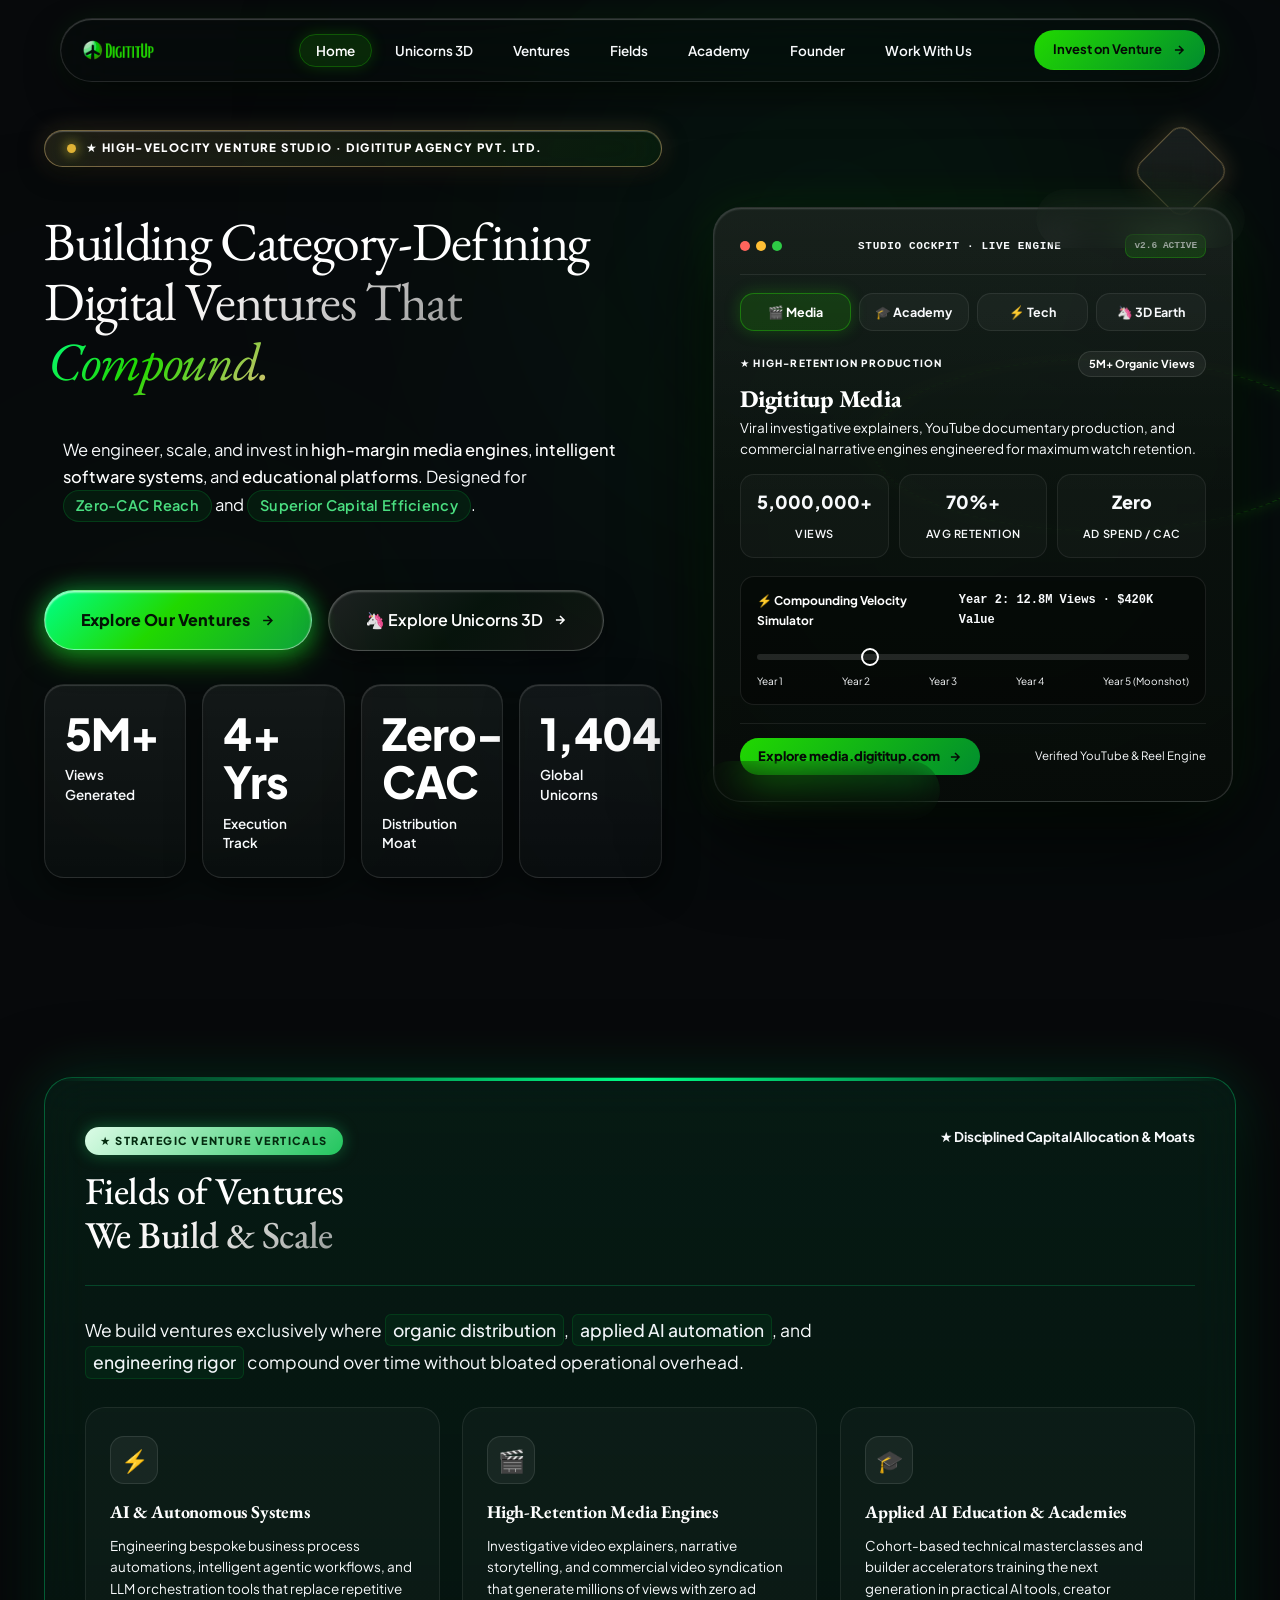
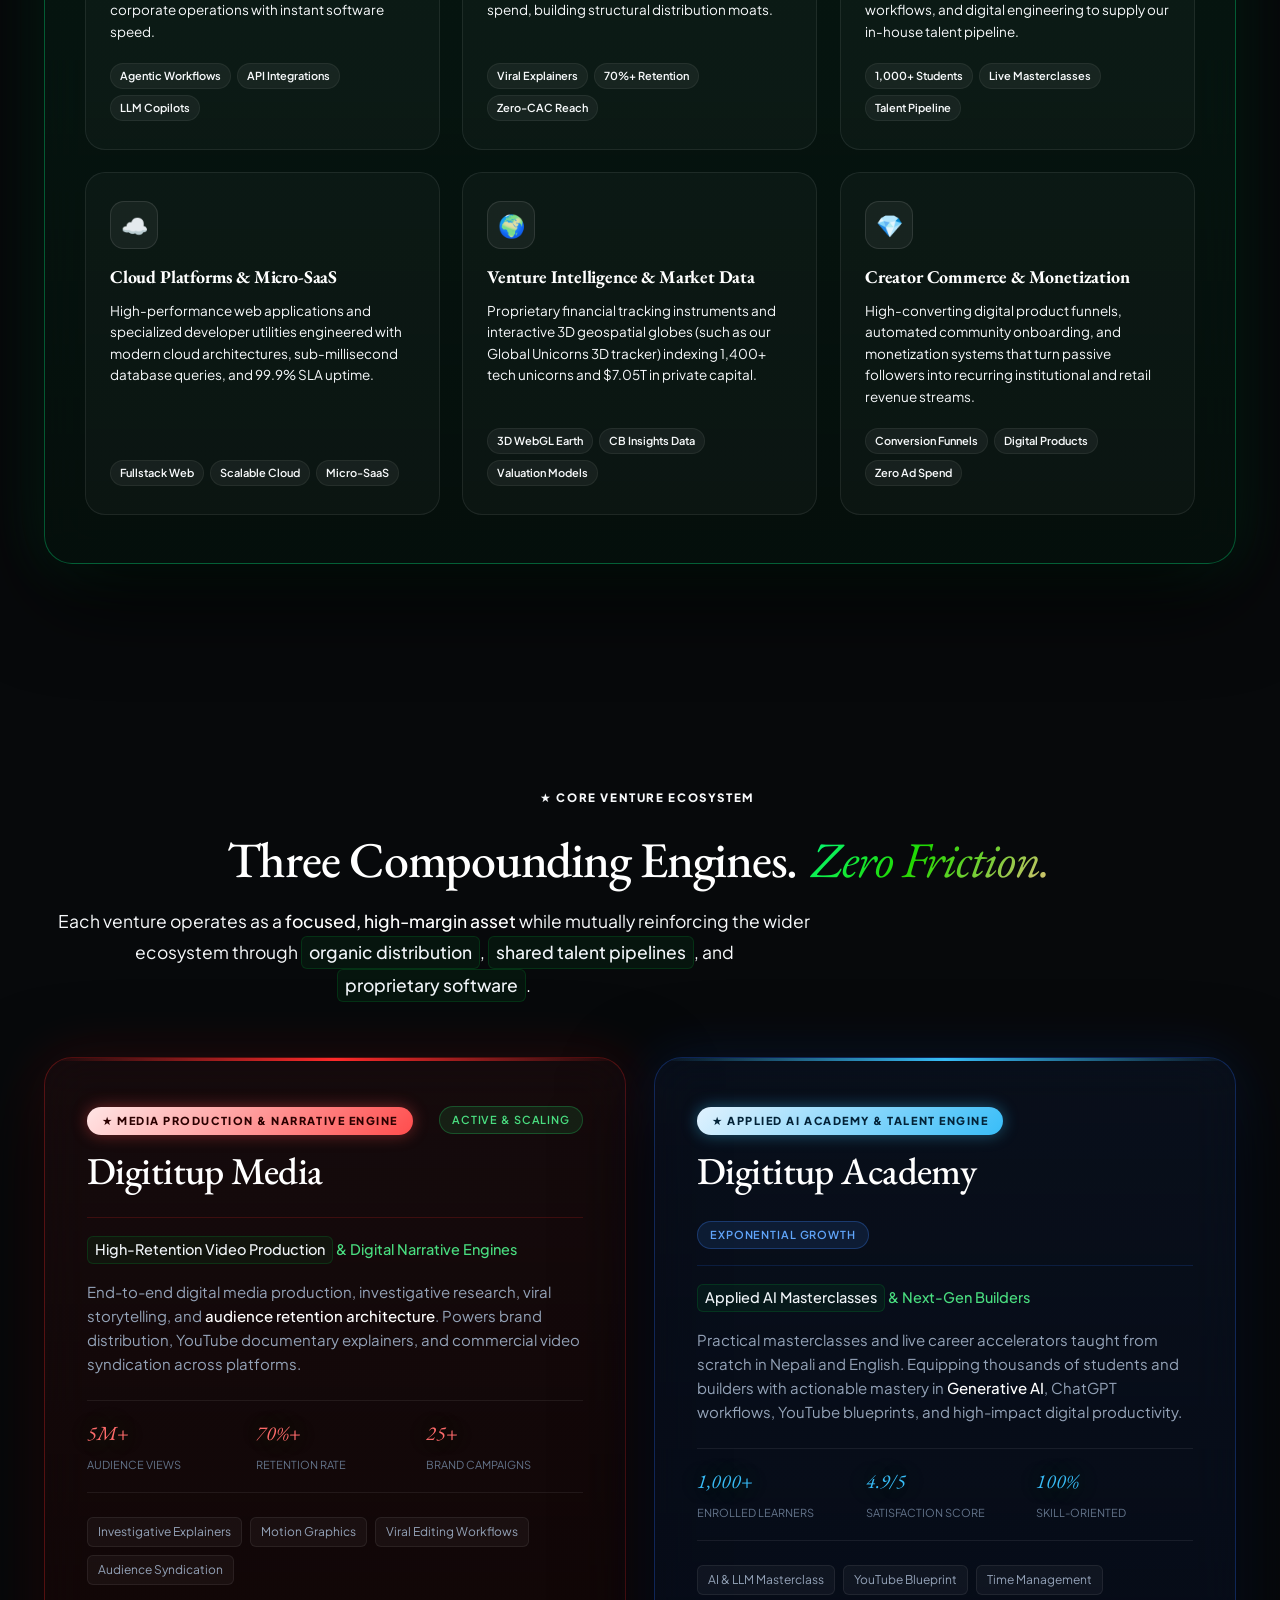
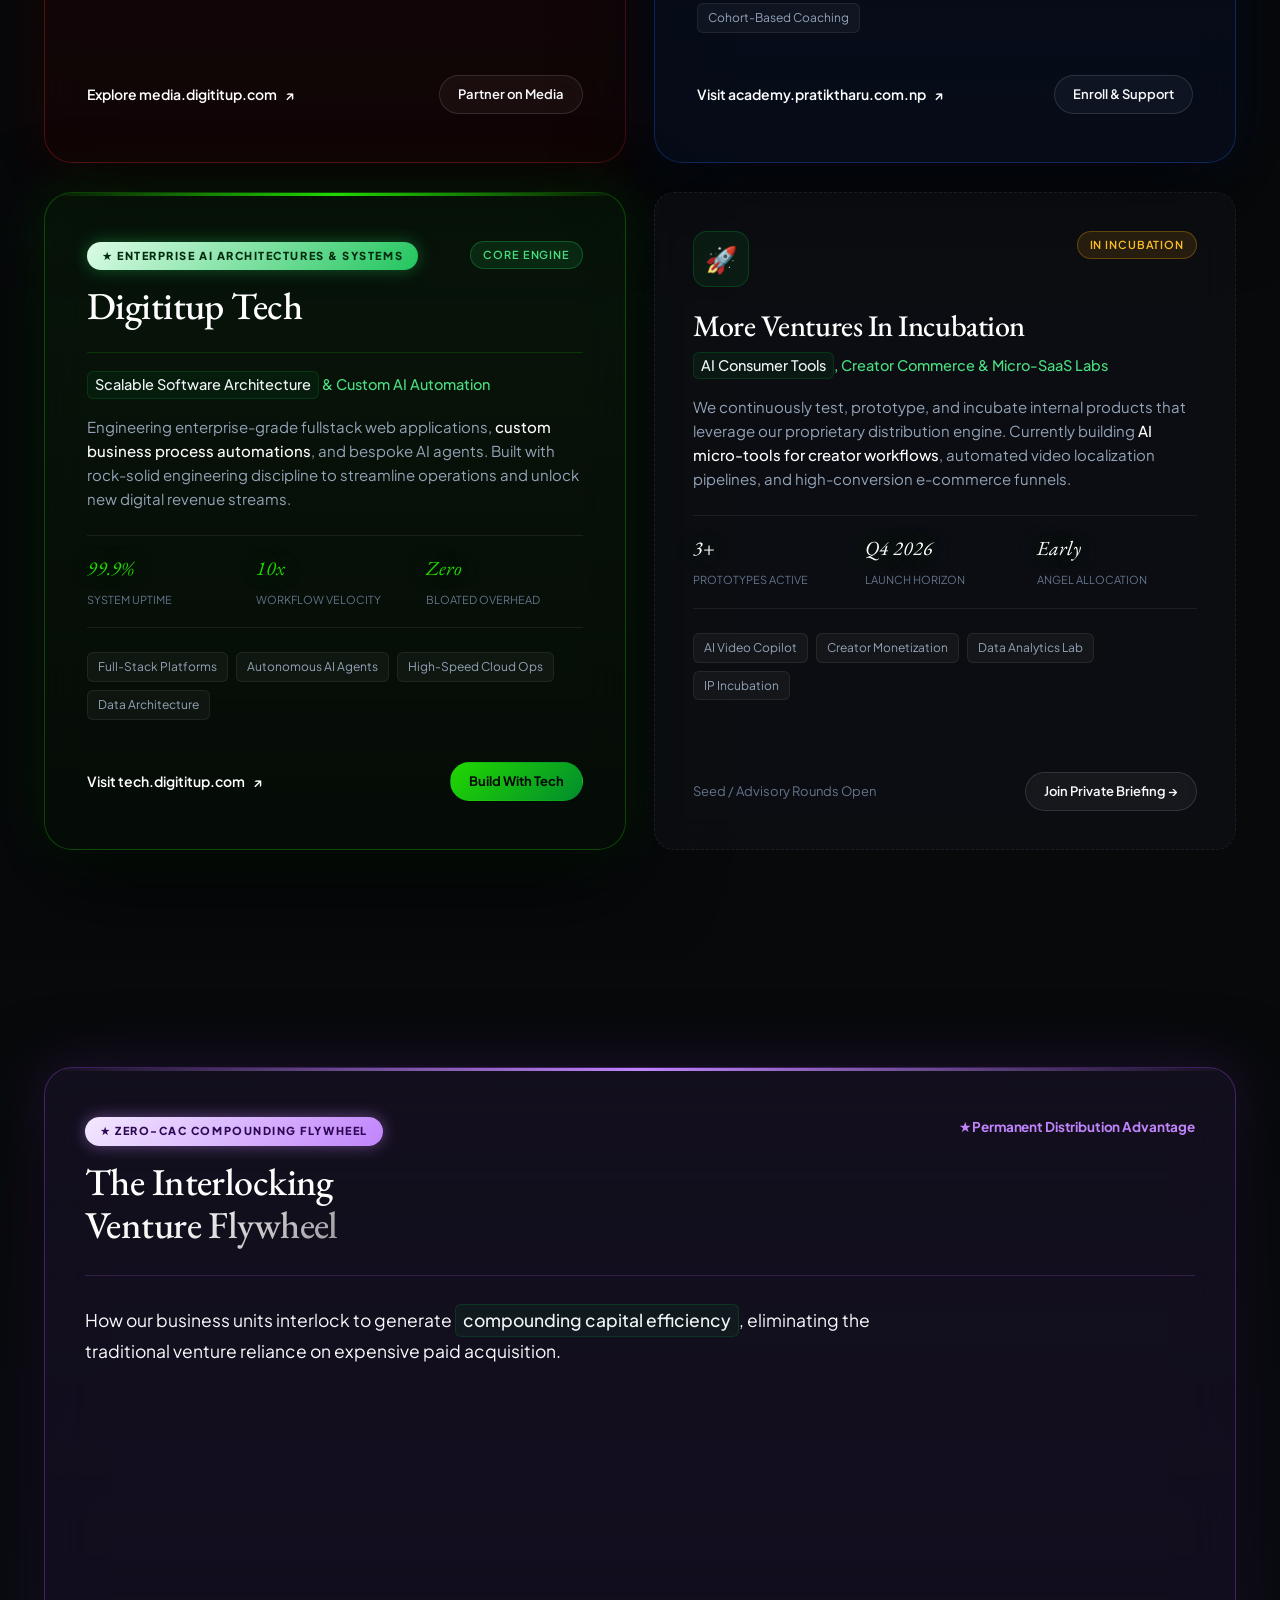
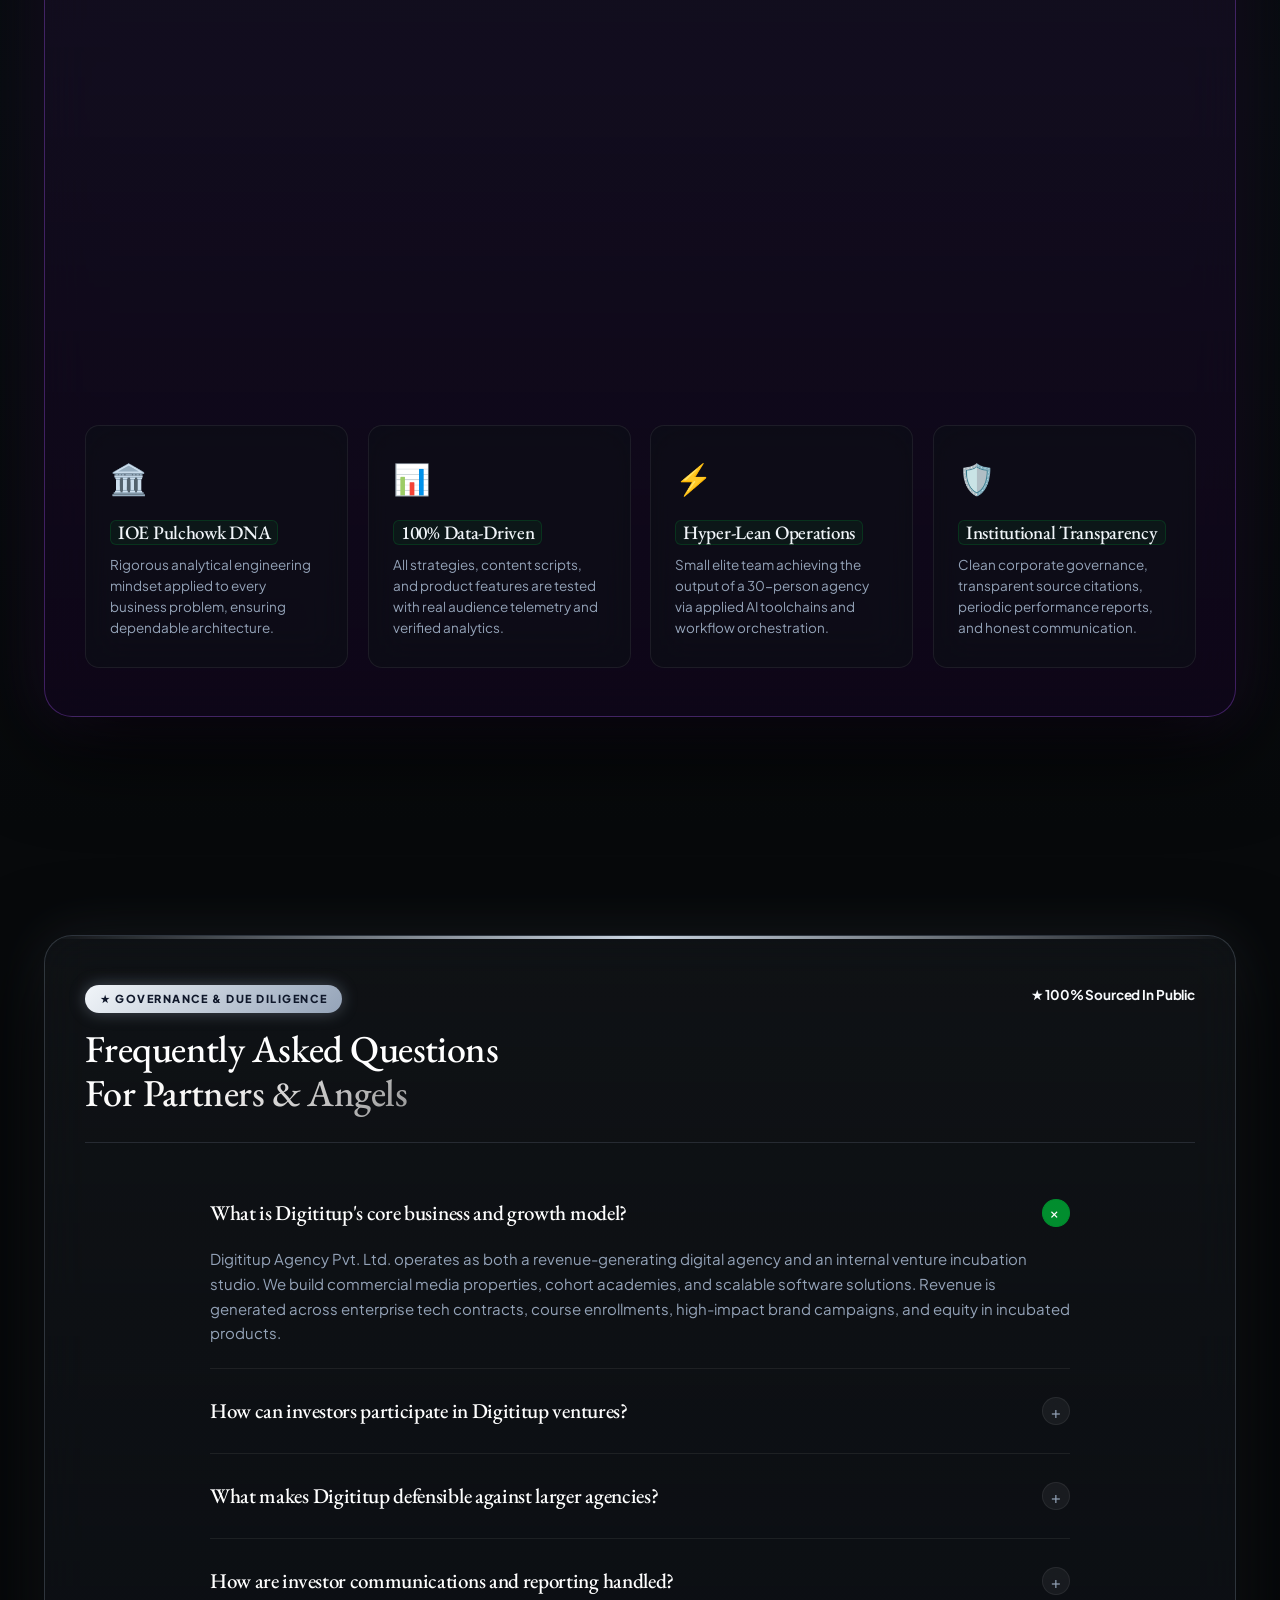
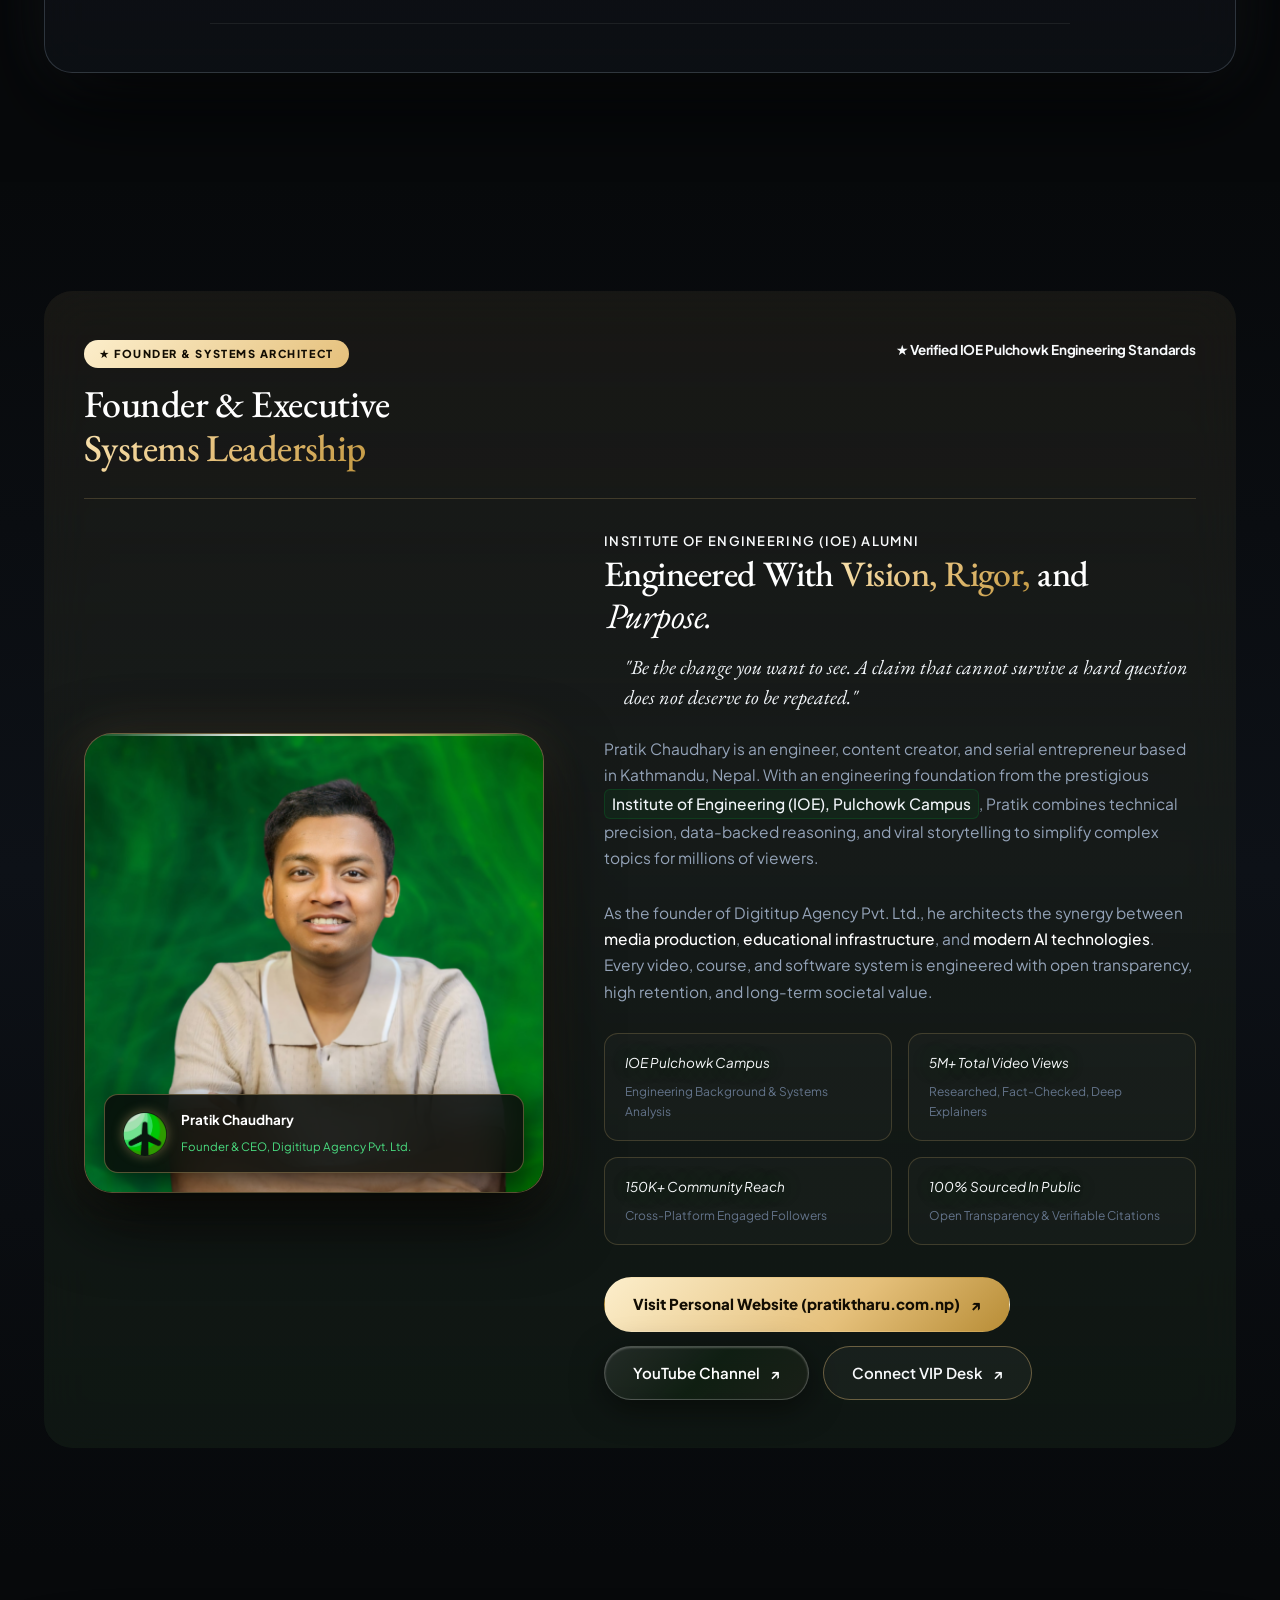
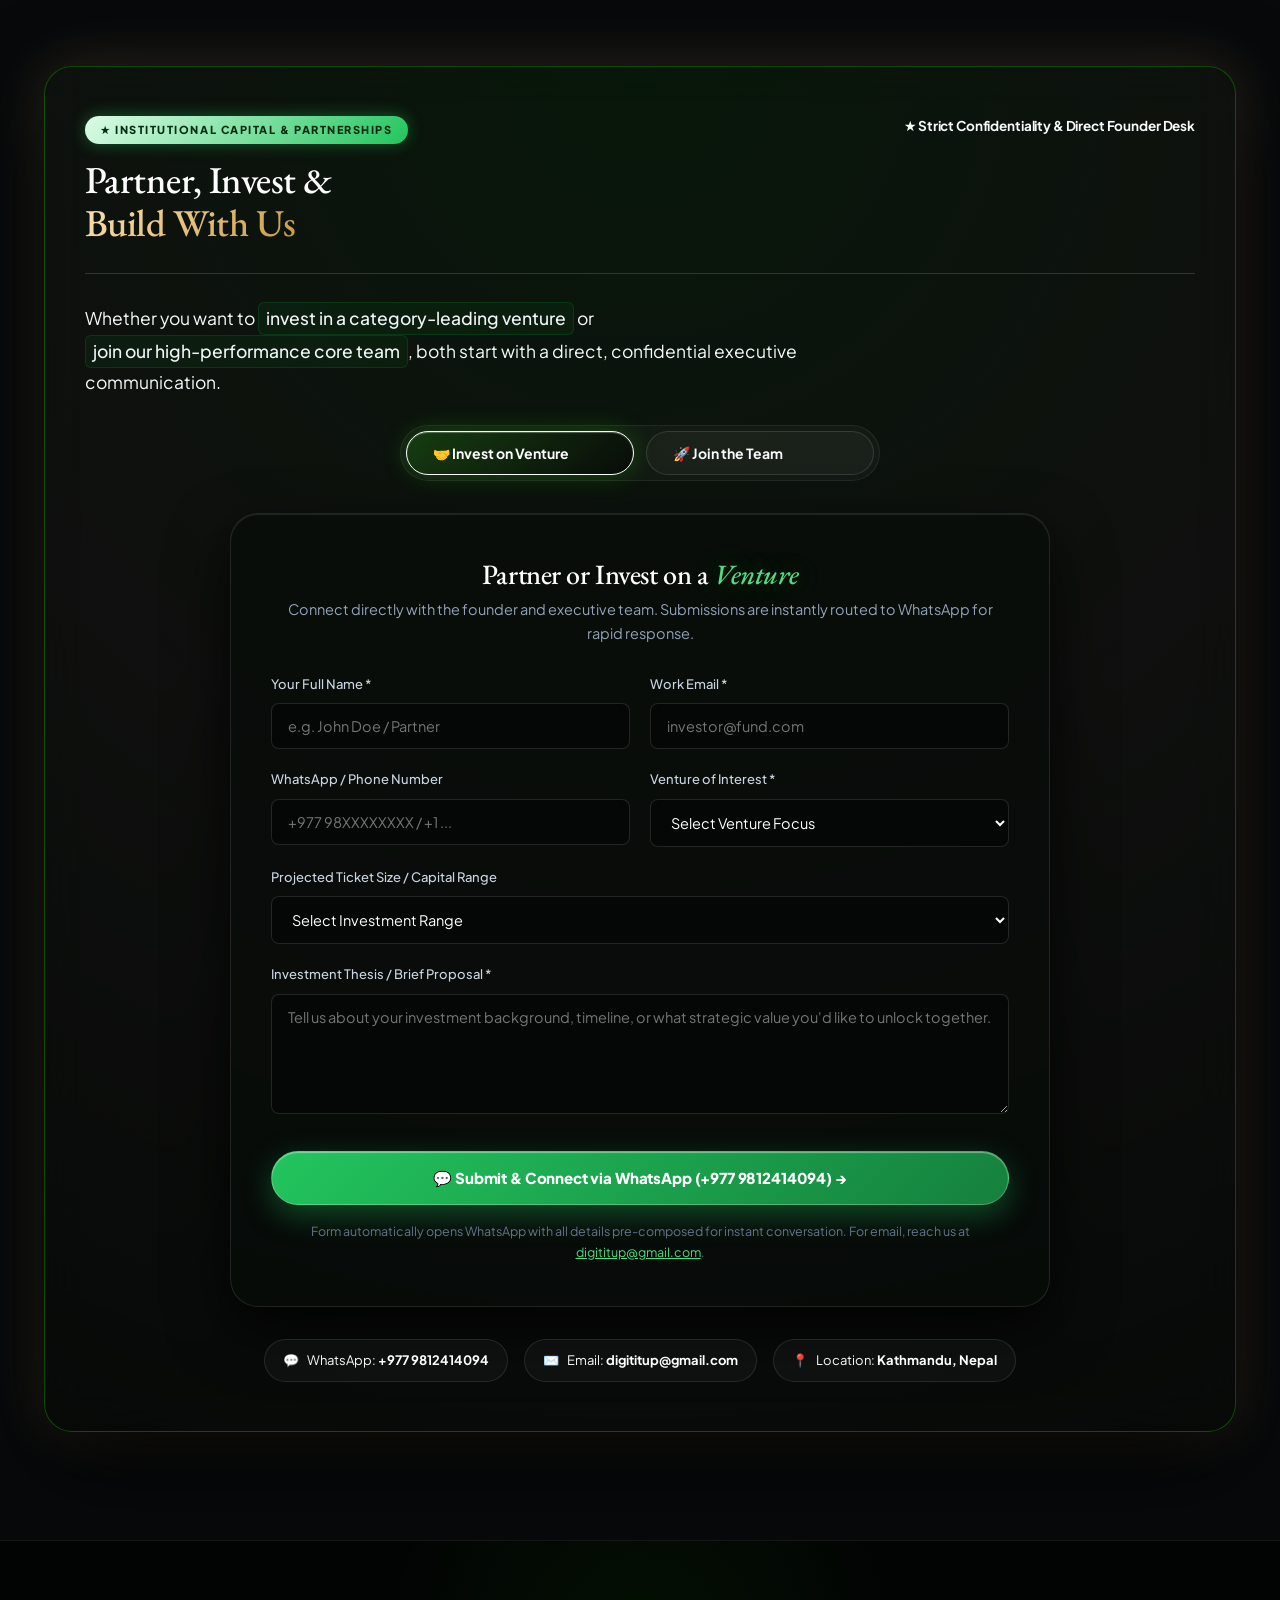
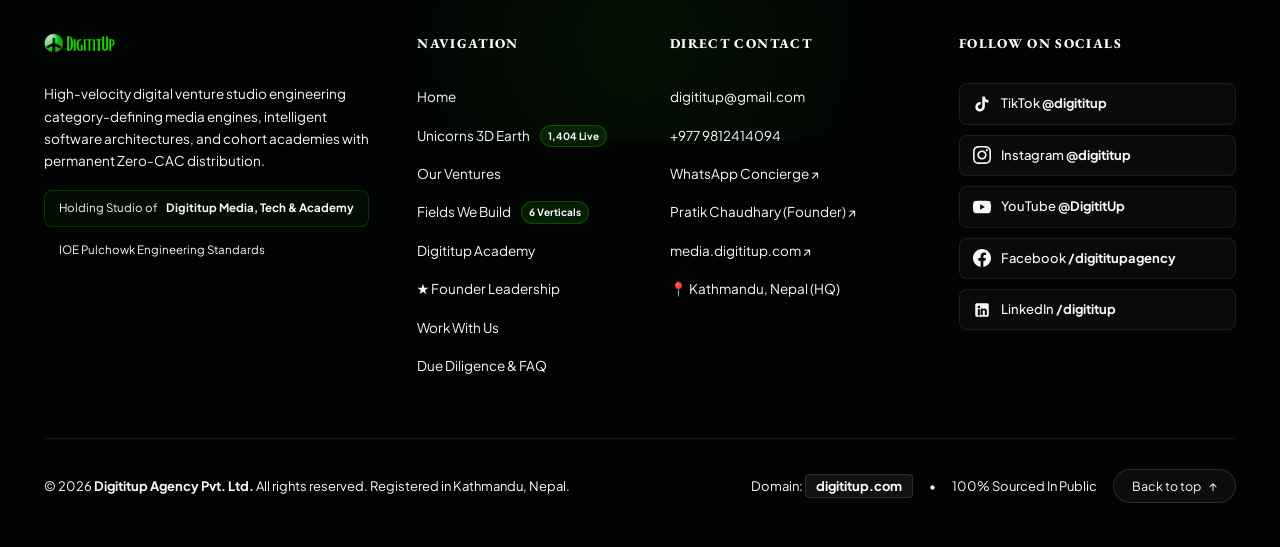
<file: index.html>
<!DOCTYPE html>
<html lang="en">
<head>
  <meta charset="UTF-8">
  <meta name="viewport" content="width=device-width, initial-scale=1.0">
  <title>Digititup Agency Pvt. Ltd. — Modern Digital Ventures & Incubation Studio</title>
  <meta name="description" content="Digititup Agency Pvt. Ltd. is a premier venture builder and digital ecosystem. Engineering category-defining platforms in Media, Technology, and Education.">
  <meta name="keywords" content="Digititup, Digititup Agency, Pratik Chaudhary, Media Production, Digititup Tech, Digititup Academy, Tech Ventures, AI Studio, Nepal Tech">
  
  <!-- Canonical and Social Meta -->
  <link rel="canonical" href="https://digititup.com/">
  <meta property="og:type" content="website">
  <meta property="og:site_name" content="Digititup Agency Pvt. Ltd.">
  <meta property="og:title" content="Digititup Agency Pvt. Ltd. — Modern Digital Ventures & Incubation Studio">
  <meta property="og:description" content="Building and scaling high-velocity digital ventures across Media, Technology, and Education. Powered by engineering rigor and compounding distribution.">
  <meta property="og:url" content="https://digititup.com/">
  <meta property="og:image" content="assets/img/logo.png">
  
  <!-- Favicon & Touch Icon -->
  <link rel="icon" type="image/png" sizes="32x32" href="assets/img/favicon.png">
  <link rel="apple-touch-icon" href="assets/img/icon.png">
  <meta name="theme-color" content="#07090b">

  <!-- Google Fonts: Instrument Serif, Plus Jakarta Sans & EB Garamond -->
  <link rel="preconnect" href="https://fonts.googleapis.com">
  <link rel="preconnect" href="https://fonts.gstatic.com" crossorigin>
  <link href="https://fonts.googleapis.com/css2?family=Instrument+Serif:ital@0;1&family=Plus+Jakarta+Sans:ital,wght@0,300;0,400;0,500;0,600;0,700;0,800;1,400&family=EB+Garamond:ital,wght@0,400..800;1,400..800&display=swap" rel="stylesheet">

  <!-- Project Stylesheet -->
  <link rel="stylesheet" href="assets/css/style.css?v=20260904_2">

  <!-- Schema.org Organization Structured Data -->
  <script type="application/ld+json">
  {
    "@context": "https://schema.org",
    "@type": "Organization",
    "name": "Digititup Agency Pvt. Ltd.",
    "url": "https://digititup.com",
    "logo": "https://digititup.com/assets/img/logo.png",
    "email": "digititup@gmail.com",
    "telephone": "+9779812414094",
    "founder": {
      "@type": "Person",
      "name": "Pratik Chaudhary",
      "url": "https://pratiktharu.com.np",
      "alumniOf": "Institute of Engineering (IOE), Pulchowk Campus"
    },
    "sameAs": [
      "https://www.tiktok.com/@digititup",
      "https://www.facebook.com/digititupagency",
      "https://www.instagram.com/digititup/",
      "https://www.youtube.com/@DigititUp",
      "http://linkedin.com/company/digititup/?viewAsMember=true"
    ]
  }
  </script>
</head>
<body>

  <!-- Ambient Glow Elements -->
  <div class="ambient-glow" aria-hidden="true">
    <div class="glow-orb glow-1"></div>
    <div class="glow-orb glow-2"></div>
    <div class="glow-orb glow-3"></div>
  </div>

  <!-- Ambient Background Decor & Grid (From media.digititup.com) -->
  <div class="bg-decor" aria-hidden="true">
    <div class="bg-grid"></div>
  </div>

  <!-- ================= FLOATING TRANSPARENT GLASS CAPSULE HEADER ================= -->
  <header class="site-header">
    <div class="wrap nav-bar">
      <!-- Official Brand Logo -->
      <a href="#home" class="brand-logo" aria-label="Digititup Agency Home">
        <img src="assets/img/logo.png" alt="Digititup Agency Logo" class="logo-img" />
      </a>

      <!-- Desktop Links -->
      <nav class="nav-container" aria-label="Main Navigation">
        <ul class="nav-links">
          <li><a href="#home" class="nav-link active">Home</a></li>
          <li><a href="unicorns.html" class="nav-link">Unicorns 3D</a></li>
          <li><a href="#ventures" class="nav-link">Ventures</a></li>
          <li><a href="#fields" class="nav-link">Fields</a></li>
          <li><a href="#academy" class="nav-link">Academy</a></li>
          <li><a href="#founder" class="nav-link">Founder</a></li>
          <li><a href="#work-with-us" class="nav-link">Work With Us</a></li>
        </ul>
      </nav>

      <!-- CTA & Mobile Burger -->
      <div class="nav-actions">
        <a href="#work-with-us" class="btn btn-primary btn-sm nav-cta-btn">
          <span>Invest on Venture</span>
          <svg width="14" height="14" viewBox="0 0 24 24" fill="none" stroke="currentColor" stroke-width="2.5"><path d="M5 12h14M12 5l7 7-7 7"/></svg>
        </a>

        <!-- Mobile Burger Button -->
        <button class="burger-btn menu-toggle" id="menuToggle" aria-label="Toggle navigation menu" type="button">
          <div class="burger-icon">
            <span></span>
            <span></span>
            <span></span>
          </div>
        </button>
      </div>
    </div>
  </header>

  <!-- ================= LUXURY MINIMAL MOBILE DRAWER ================= -->
  <div class="mobile-drawer" id="mobileDrawer" aria-label="Mobile navigation menu" aria-hidden="true">
    <div class="mobile-drawer-bg-glow"></div>

    <!-- Drawer Top Bar -->
    <div class="mobile-drawer-top">
      <a href="#home" class="brand-logo mobile-drawer-logo" aria-label="Digititup Agency Home">
        <img src="assets/img/logo.png" alt="DigitItUp Agency Logo" class="logo-img" />
      </a>
      <button class="mobile-drawer-close" id="mobileDrawerClose" aria-label="Close navigation menu" type="button">
        <svg width="20" height="20" viewBox="0 0 24 24" fill="none" stroke="currentColor" stroke-width="2.2" stroke-linecap="round"><line x1="18" y1="6" x2="6" y2="18"/><line x1="6" y1="6" x2="18" y2="18"/></svg>
      </button>
    </div>

    <!-- Minimal Clean Navigation Links -->
    <nav class="mobile-nav-wrap">
      <ul class="mobile-minimal-menu">
        <li>
          <a href="#home" class="mobile-nav-item drawer-link">
            <span class="m-nav-num">01</span>
            <span class="m-nav-label">Home</span>
            <span class="m-nav-arrow"><svg width="16" height="16" viewBox="0 0 24 24" fill="none" stroke="currentColor" stroke-width="2.5"><path d="M5 12h14M12 5l7 7-7 7"/></svg></span>
          </a>
        </li>
        <li>
          <a href="unicorns.html" class="mobile-nav-item drawer-link">
            <span class="m-nav-num" style="color:var(--green);">02</span>
            <span class="m-nav-label">Unicorns 3D Earth</span>
            <span class="m-nav-tag" style="background:rgba(33,216,0,0.15);color:var(--green);border:1px solid rgba(33,216,0,0.3);">1,404 Live</span>
          </a>
        </li>
        <li>
          <a href="#ventures" class="mobile-nav-item drawer-link">
            <span class="m-nav-num">03</span>
            <span class="m-nav-label">Our Ventures</span>
            <span class="m-nav-tag">Media &amp; Tech</span>
          </a>
        </li>
        <li>
          <a href="#fields" class="mobile-nav-item drawer-link">
            <span class="m-nav-num">04</span>
            <span class="m-nav-label">Fields We Build</span>
            <span class="m-nav-tag">6 Verticals</span>
          </a>
        </li>
        <li>
          <a href="#academy" class="mobile-nav-item drawer-link">
            <span class="m-nav-num">05</span>
            <span class="m-nav-label">Digititup Academy</span>
            <span class="m-nav-tag">1,000+ Students</span>
          </a>
        </li>
        <li>
          <a href="#founder" class="mobile-nav-item drawer-link">
            <span class="m-nav-num" style="color:var(--gold);">06</span>
            <span class="m-nav-label">Founder</span>
            <span class="m-nav-tag" style="color:var(--gold);">Executive</span>
          </a>
        </li>
        <li>
          <a href="#work-with-us" class="mobile-nav-item drawer-link">
            <span class="m-nav-num">07</span>
            <span class="m-nav-label">Partner &amp; Invest</span>
            <span class="m-nav-tag">Institutional</span>
          </a>
        </li>
      </ul>
    </nav>

    <!-- Quick VIP WhatsApp CTA -->
    <div class="mobile-drawer-cta">
      <a href="https://wa.me/9779812414094?text=Hi%20Digititup%20Agency!%20I%20would%20like%20to%20connect%20for%20a%20VIP%20Partnership%20or%20Investment." target="_blank" rel="noopener" class="btn btn-vip-primary btn-lg mobile-cta-btn">
        <span>Connect on WhatsApp VIP</span>
        <svg width="18" height="18" viewBox="0 0 24 24" fill="none" stroke="currentColor" stroke-width="2.5"><path d="M5 12h14M12 5l7 7-7 7"/></svg>
      </a>
    </div>

    <!-- Direct Connect -->
    <div class="mobile-drawer-social">
      <div class="mobile-social-title">Official Venture Inquiries</div>
      <p style="font-size:12.5px;color:var(--ink-2);margin-bottom:8px;">digititup@gmail.com • +977 9812414094</p>
    </div>
  </div>

  <!-- ================= HERO SECTION (#home) - 2-COLUMN VIP (Reference: media.digititup.com) ================= -->
  <section class="sec hero-sec hero-vip-sec" id="home">
    <!-- Ambient Floating Luxury Glow Orbs & Visual Mesh Shapes -->
    <div class="ambient-orb ambient-orb-1"></div>
    <div class="ambient-orb ambient-orb-2"></div>
    <div class="ambient-orb ambient-orb-3"></div>
    <div class="hero-shape hero-shape-orbital"></div>
    <div class="hero-shape hero-shape-prism"></div>

    <div class="container">
      <div class="hero-grid">
        
        <!-- Left Column: Copy & Value Proposition -->
        <div class="hero-copy">
          <div class="hero-pill-badge hero-vip-pill reveal">
            <span class="pill-glow-vip"></span>
            <span class="pill-vip-text">★ HIGH-VELOCITY VENTURE STUDIO · DIGITITUP AGENCY PVT. LTD.</span>
          </div>

          <h1 class="hero-title hero-vip-headline reveal reveal-delay-1" style="font-size:clamp(36px, 4.2vw, 56px);line-height:1.12;">
            Building Category-Defining <br>
            <span class="text-vip-gradient">Digital Ventures That</span> <span class="serif-italic-vip">Compound.</span>
          </h1>

          <p class="hero-subtitle reveal reveal-delay-2" style="font-size:16.5px;color:var(--ink-2);line-height:1.65;max-width:580px;">
            We engineer, scale, and invest in <span class="text-white-em">high-margin media engines</span>, <span class="text-white-em">intelligent software systems</span>, and <span class="text-white-em">educational platforms</span>. Designed for <span class="highlight-pill">Zero-CAC Reach</span> and <span class="highlight-pill">Superior Capital Efficiency</span>.
          </p>

          <div class="hero-ctas reveal reveal-delay-3">
            <a href="#ventures" class="btn btn-vip-primary btn-lg">
              <span>Explore Our Ventures</span>
              <svg width="15" height="15" viewBox="0 0 24 24" fill="none" stroke="currentColor" stroke-width="2.5"><path d="M5 12h14M12 5l7 7-7 7"/></svg>
            </a>
            <a href="unicorns.html" class="btn btn-glass-vip btn-lg" aria-label="Explore Unicorns 3D Earth">
              <span>🦄 Explore Unicorns 3D</span>
              <svg width="14" height="14" viewBox="0 0 24 24" fill="none" stroke="currentColor" stroke-width="2.5"><path d="M5 12h14M12 5l7 7-7 7"/></svg>
            </a>
          </div>

          <!-- Glass Hero Stats Row -->
          <div class="hero-vip-stats reveal reveal-delay-4" style="margin-top:14px;">
            <div class="stat-glass-card">
              <div class="stat-val">5<span>M+</span></div>
              <div class="stat-lbl">Views Generated</div>
            </div>
            <div class="stat-glass-card">
              <div class="stat-val">4<span>+ Yrs</span></div>
              <div class="stat-lbl">Execution Track</div>
            </div>
            <div class="stat-glass-card">
              <div class="stat-val">Zero<span>-CAC</span></div>
              <div class="stat-lbl">Distribution Moat</div>
            </div>
            <div class="stat-glass-card">
              <div class="stat-val">1,404</div>
              <div class="stat-lbl">Global Unicorns</div>
            </div>
          </div>
        </div>

        <!-- Right Column: Interactive Venture Terminal / Live Cockpit -->
        <div class="hero-visual reveal reveal-delay-2" id="heroVisualStage">
          <div class="venture-cockpit-anchor" id="cockpitAnchor">
            
            <!-- Floating Depth Badges -->
            <div class="float-badge float-badge-1" id="cockpitBadge1">
              <div class="float-badge-pulse"></div>
              <div>
                <div class="badge-sub">Compound Distribution</div>
                <div class="badge-main">Zero-CAC Organic Moat</div>
              </div>
            </div>

            <div class="float-badge float-badge-2" id="cockpitBadge2">
              <span class="badge-star">★</span>
              <div>
                <div class="badge-sub gold-sub">Venture Studio Radar</div>
                <div class="badge-main">1,404 Live Unicorns Indexed</div>
              </div>
            </div>

            <!-- Titanium Glass Terminal Card -->
            <div class="cockpit-terminal-card" id="cockpitTerminal">
              <div class="cockpit-glass-sheen"></div>
              
              <!-- Cockpit Top Bar -->
              <div class="cockpit-top-bar">
                <div class="cockpit-dots">
                  <span class="dot dot-red"></span>
                  <span class="dot dot-yellow"></span>
                  <span class="dot dot-green"></span>
                </div>
                <div class="cockpit-status">
                  <span class="status-indicator"></span>
                  <span>STUDIO COCKPIT · LIVE ENGINE</span>
                </div>
                <div class="cockpit-tag">v2.6 ACTIVE</div>
              </div>

              <!-- Interactive Venture Tab Switcher -->
              <div class="cockpit-tabs" role="tablist" aria-label="Interactive Venture Switcher">
                <button type="button" class="cockpit-tab active" data-venture="media" id="tabMedia">
                  <span>🎬 Media</span>
                </button>
                <button type="button" class="cockpit-tab" data-venture="academy" id="tabAcademy">
                  <span>🎓 Academy</span>
                </button>
                <button type="button" class="cockpit-tab" data-venture="tech" id="tabTech">
                  <span>⚡ Tech</span>
                </button>
                <button type="button" class="cockpit-tab" data-venture="unicorns" id="tabUnicorns">
                  <span>🦄 3D Earth</span>
                </button>
              </div>

              <!-- Live Dynamic Venture Display Screen -->
              <div class="cockpit-screen" id="cockpitScreen">
                <div class="cockpit-venture-info" id="cockpitVentureInfo">
                  <div class="cockpit-badge-row">
                    <span class="c-badge" id="cBadge">★ HIGH-RETENTION PRODUCTION</span>
                    <span class="c-kpi-pill" id="cKpiPill">5M+ Organic Views</span>
                  </div>

                  <h3 class="c-venture-title" id="cVentureTitle">Digititup Media</h3>
                  <p class="c-venture-desc" id="cVentureDesc">
                    Viral investigative explainers, YouTube documentary production, and commercial narrative engines engineered for maximum watch retention.
                  </p>

                  <div class="c-metrics-deck" id="cMetricsDeck">
                    <div class="c-metric-item">
                      <span class="cm-val" id="cmVal1">5,000,000+</span>
                      <span class="cm-lbl" id="cmLbl1">Views</span>
                    </div>
                    <div class="c-metric-item">
                      <span class="cm-val" id="cmVal2">70%+</span>
                      <span class="cm-lbl" id="cmLbl2">Avg Retention</span>
                    </div>
                    <div class="c-metric-item">
                      <span class="cm-val" id="cmVal3">Zero</span>
                      <span class="cm-lbl" id="cmLbl3">Ad Spend / CAC</span>
                    </div>
                  </div>
                </div>

                <!-- Interactive Compounding Reach Calculator -->
                <div class="cockpit-compound-box">
                  <div class="compound-header">
                    <span class="compound-title">⚡ Compounding Velocity Simulator</span>
                    <span class="compound-output" id="compoundOutput">Year 2: 12.8M Views · $420K Value</span>
                  </div>
                  <input type="range" class="compound-slider" id="compoundSlider" min="1" max="5" value="2" step="1" aria-label="Simulate Compound Years">
                  <div class="compound-scale">
                    <span>Year 1</span>
                    <span>Year 2</span>
                    <span>Year 3</span>
                    <span>Year 4</span>
                    <span>Year 5 (Moonshot)</span>
                  </div>
                </div>

                <!-- Dynamic Action Button -->
                <div class="cockpit-action-row">
                  <a href="https://media.digititup.com" target="_blank" rel="noopener" class="c-action-btn" id="cActionBtn">
                    <span id="cActionText">Explore media.digititup.com</span>
                    <svg width="14" height="14" viewBox="0 0 24 24" fill="none" stroke="currentColor" stroke-width="2.5"><path d="M5 12h14M12 5l7 7-7 7"/></svg>
                  </a>
                  <span class="c-action-note" id="cActionNote">Verified YouTube &amp; Reel Engine</span>
                </div>
              </div>

            </div>
          </div>
        </div>

      </div>
    </div>
  </section>

  <!-- ================= NEW SECTION: FIELDS OF VENTURES WE BUILD (#fields) ================= -->
  <section class="section fields-section" id="fields">
    <div class="container">
      <div class="vip-card vip-card-jade" style="padding:48px 40px;">
        
        <div class="vip-header-row" style="margin-bottom:28px;padding-bottom:20px;">
          <div>
            <div class="vip-badge vip-badge-emerald">★ STRATEGIC VENTURE VERTICALS</div>
            <h2 class="vip-title" style="color:#ffffff;">
              Fields of Ventures <br>
              <span class="text-vip-gradient">We Build &amp; Scale</span>
            </h2>
          </div>
          <div class="vip-cta-badge-note" style="color:var(--green);">★ Disciplined Capital Allocation &amp; Moats</div>
        </div>

        <p class="sec-desc" style="max-width:820px;margin-bottom:28px;">
          We build ventures exclusively where <span class="highlight-mark">organic distribution</span>, <span class="highlight-mark">applied AI automation</span>, and <span class="highlight-mark">engineering rigor</span> compound over time without bloated operational overhead.
        </p>

        <!-- 6 Fields Grid -->
        <div class="fields-grid">
          
          <!-- Field 1 -->
          <div class="field-vip-card reveal">
            <div class="field-icon-box">⚡</div>
            <h3 class="field-title">AI &amp; Autonomous Systems</h3>
            <p class="field-desc">
              Engineering bespoke business process automations, intelligent agentic workflows, and LLM orchestration tools that replace repetitive corporate operations with instant software speed.
            </p>
            <div class="field-tags">
              <span class="field-tag-pill">Agentic Workflows</span>
              <span class="field-tag-pill">API Integrations</span>
              <span class="field-tag-pill">LLM Copilots</span>
            </div>
          </div>

          <!-- Field 2 -->
          <div class="field-vip-card reveal reveal-delay-1">
            <div class="field-icon-box">🎬</div>
            <h3 class="field-title">High-Retention Media Engines</h3>
            <p class="field-desc">
              Investigative video explainers, narrative storytelling, and commercial video syndication that generate millions of views with zero ad spend, building structural distribution moats.
            </p>
            <div class="field-tags">
              <span class="field-tag-pill">Viral Explainers</span>
              <span class="field-tag-pill">70%+ Retention</span>
              <span class="field-tag-pill">Zero-CAC Reach</span>
            </div>
          </div>

          <!-- Field 3 -->
          <div class="field-vip-card reveal reveal-delay-2">
            <div class="field-icon-box">🎓</div>
            <h3 class="field-title">Applied AI Education &amp; Academies</h3>
            <p class="field-desc">
              Cohort-based technical masterclasses and builder accelerators training the next generation in practical AI tools, creator workflows, and digital engineering to supply our in-house talent pipeline.
            </p>
            <div class="field-tags">
              <span class="field-tag-pill">1,000+ Students</span>
              <span class="field-tag-pill">Live Masterclasses</span>
              <span class="field-tag-pill">Talent Pipeline</span>
            </div>
          </div>

          <!-- Field 4 -->
          <div class="field-vip-card reveal">
            <div class="field-icon-box">☁️</div>
            <h3 class="field-title">Cloud Platforms &amp; Micro-SaaS</h3>
            <p class="field-desc">
              High-performance web applications and specialized developer utilities engineered with modern cloud architectures, sub-millisecond database queries, and 99.9% SLA uptime.
            </p>
            <div class="field-tags">
              <span class="field-tag-pill">Fullstack Web</span>
              <span class="field-tag-pill">Scalable Cloud</span>
              <span class="field-tag-pill">Micro-SaaS</span>
            </div>
          </div>

          <!-- Field 5 -->
          <div class="field-vip-card reveal reveal-delay-1">
            <div class="field-icon-box">🌍</div>
            <h3 class="field-title">Venture Intelligence &amp; Market Data</h3>
            <p class="field-desc">
              Proprietary financial tracking instruments and interactive 3D geospatial globes (such as our Global Unicorns 3D tracker) indexing 1,400+ tech unicorns and $7.05T in private capital.
            </p>
            <div class="field-tags">
              <span class="field-tag-pill">3D WebGL Earth</span>
              <span class="field-tag-pill">CB Insights Data</span>
              <span class="field-tag-pill">Valuation Models</span>
            </div>
          </div>

          <!-- Field 6 -->
          <div class="field-vip-card reveal reveal-delay-2">
            <div class="field-icon-box">💎</div>
            <h3 class="field-title">Creator Commerce &amp; Monetization</h3>
            <p class="field-desc">
              High-converting digital product funnels, automated community onboarding, and monetization systems that turn passive followers into recurring institutional and retail revenue streams.
            </p>
            <div class="field-tags">
              <span class="field-tag-pill">Conversion Funnels</span>
              <span class="field-tag-pill">Digital Products</span>
              <span class="field-tag-pill">Zero Ad Spend</span>
            </div>
          </div>

        </div>

      </div>
    </div>
  </section>
  <!-- ================= OUR VENTURES SECTION (#ventures, #media, #academy, #tech) ================= -->
  <section class="section" id="ventures">
    <div class="container">
      <div class="center reveal">
        <span class="sec-tag">★ CORE VENTURE ECOSYSTEM</span>
        <h2 class="sec-title">Three Compounding Engines. <span class="serif-italic-vip">Zero Friction.</span></h2>
        <p class="sec-desc">
          Each venture operates as a <span class="text-white-em">focused, high-margin asset</span> while mutually reinforcing the wider ecosystem through <span class="highlight-mark">organic distribution</span>, <span class="highlight-mark">shared talent pipelines</span>, and <span class="highlight-mark">proprietary software</span>.
        </p>
      </div>

      <div class="ventures-grid">
        
        <!-- 1. Digititup Media (Cinema Ruby VIP) -->
        <article class="venture-card vip-section-card vip-card-ruby reveal" id="media">
          <div>
            <div class="vip-header-row" style="margin-bottom:18px;padding-bottom:16px;">
              <div>
                <div class="vip-badge vip-badge-ruby">★ MEDIA PRODUCTION &amp; NARRATIVE ENGINE</div>
                <h3 class="vip-title" style="color:#ffffff;">Digititup Media</h3>
              </div>
              <span class="venture-status active">Active &amp; Scaling</span>
            </div>
            <p class="venture-tagline"><span class="highlight-mark">High-Retention Video Production</span> &amp; Digital Narrative Engines</p>
            <p class="venture-desc">
              End-to-end digital media production, investigative research, viral storytelling, and <span class="text-white-em">audience retention architecture</span>. Powers brand distribution, YouTube documentary explainers, and commercial video syndication across platforms.
            </p>

            <div class="venture-metrics-row">
              <div class="vm-item">
                <strong class="highlight-word" style="color:#ff6b6b;">5M+</strong>
                <span>Audience Views</span>
              </div>
              <div class="vm-item">
                <strong class="highlight-word" style="color:#ff6b6b;">70%+</strong>
                <span>Retention Rate</span>
              </div>
              <div class="vm-item">
                <strong class="highlight-word" style="color:#ff6b6b;">25+</strong>
                <span>Brand Campaigns</span>
              </div>
            </div>

            <div class="venture-tags">
              <span class="venture-tag">Investigative Explainers</span>
              <span class="venture-tag">Motion Graphics</span>
              <span class="venture-tag">Viral Editing Workflows</span>
              <span class="venture-tag">Audience Syndication</span>
            </div>
          </div>

          <div class="venture-footer">
            <a href="https://media.digititup.com" target="_blank" rel="noopener" class="venture-link-btn">
              Explore media.digititup.com <span>↗</span>
            </a>
            <a href="#work-with-us" class="btn btn-outline btn-sm">Partner on Media</a>
          </div>
        </article>

        <!-- 2. Digititup Academy (Electric Sapphire VIP) -->
        <article class="venture-card vip-section-card vip-card-sapphire reveal reveal-delay-1" id="academy">
          <div>
            <div class="vip-header-row" style="margin-bottom:18px;padding-bottom:16px;">
              <div>
                <div class="vip-badge vip-badge-sapphire">★ APPLIED AI ACADEMY &amp; TALENT ENGINE</div>
                <h3 class="vip-title" style="color:#ffffff;">Digititup Academy</h3>
              </div>
              <span class="venture-status scaling">Exponential Growth</span>
            </div>
            <p class="venture-tagline"><span class="highlight-mark">Applied AI Masterclasses</span> &amp; Next-Gen Builders</p>
            <p class="venture-desc">
              Practical masterclasses and live career accelerators taught from scratch in Nepali and English. Equipping thousands of students and builders with actionable mastery in <span class="text-white-em">Generative AI</span>, ChatGPT workflows, YouTube blueprints, and high-impact digital productivity.
            </p>

            <div class="venture-metrics-row">
              <div class="vm-item">
                <strong class="highlight-word" style="color:#38bdf8;">1,000+</strong>
                <span>Enrolled Learners</span>
              </div>
              <div class="vm-item">
                <strong class="highlight-word" style="color:#38bdf8;">4.9/5</strong>
                <span>Satisfaction Score</span>
              </div>
              <div class="vm-item">
                <strong class="highlight-word" style="color:#38bdf8;">100%</strong>
                <span>Skill-Oriented</span>
              </div>
            </div>

            <div class="venture-tags">
              <span class="venture-tag">AI &amp; LLM Masterclass</span>
              <span class="venture-tag">YouTube Blueprint</span>
              <span class="venture-tag">Time Management</span>
              <span class="venture-tag">Cohort-Based Coaching</span>
            </div>
          </div>

          <div class="venture-footer">
            <a href="https://academy.pratiktharu.com.np" target="_blank" rel="noopener" class="venture-link-btn">
              Visit academy.pratiktharu.com.np <span>↗</span>
            </a>
            <a href="#work-with-us" class="btn btn-outline btn-sm">Enroll &amp; Support</a>
          </div>
        </article>

        <!-- 3. Digititup Tech (Cyber Emerald VIP) -->
        <article class="venture-card vip-section-card vip-card-emerald reveal reveal-delay-2" id="tech">
          <div>
            <div class="vip-header-row" style="margin-bottom:18px;padding-bottom:16px;">
              <div>
                <div class="vip-badge vip-badge-emerald">★ ENTERPRISE AI ARCHITECTURES &amp; SYSTEMS</div>
                <h3 class="vip-title" style="color:#ffffff;">Digititup Tech</h3>
              </div>
              <span class="venture-status active">Core Engine</span>
            </div>
            <p class="venture-tagline"><span class="highlight-mark">Scalable Software Architecture</span> &amp; Custom AI Automation</p>
            <p class="venture-desc">
              Engineering enterprise-grade fullstack web applications, <span class="text-white-em">custom business process automations</span>, and bespoke AI agents. Built with rock-solid engineering discipline to streamline operations and unlock new digital revenue streams.
            </p>

            <div class="venture-metrics-row">
              <div class="vm-item">
                <strong class="highlight-word" style="color:#21d800;">99.9%</strong>
                <span>System Uptime</span>
              </div>
              <div class="vm-item">
                <strong class="highlight-word" style="color:#21d800;">10x</strong>
                <span>Workflow Velocity</span>
              </div>
              <div class="vm-item">
                <strong class="highlight-word" style="color:#21d800;">Zero</strong>
                <span>Bloated Overhead</span>
              </div>
            </div>

            <div class="venture-tags">
              <span class="venture-tag">Full-Stack Platforms</span>
              <span class="venture-tag">Autonomous AI Agents</span>
              <span class="venture-tag">High-Speed Cloud Ops</span>
              <span class="venture-tag">Data Architecture</span>
            </div>
          </div>

          <div class="venture-footer">
            <a href="https://tech.digititup.com" target="_blank" rel="noopener" class="venture-link-btn">
              Visit tech.digititup.com <span>↗</span>
            </a>
            <a href="#work-with-us" class="btn btn-primary btn-sm">Build With Tech</a>
          </div>
        </article>

        <!-- 4. More Ventures Coming Soon -->
        <article class="venture-card coming-soon reveal reveal-delay-3">
          <div>
            <div class="venture-header">
              <div class="venture-icon-box">🚀</div>
              <span class="venture-status incubating">In Incubation</span>
            </div>
            <h3 class="venture-title">More Ventures In Incubation</h3>
            <p class="venture-tagline"><span class="highlight-mark">AI Consumer Tools</span>, Creator Commerce &amp; Micro-SaaS Labs</p>
            <p class="venture-desc">
              We continuously test, prototype, and incubate internal products that leverage our proprietary distribution engine. Currently building <span class="text-white-em">AI micro-tools for creator workflows</span>, automated video localization pipelines, and high-conversion e-commerce funnels.
            </p>

            <div class="venture-metrics-row">
              <div class="vm-item">
                <strong class="highlight-word">3+</strong>
                <span>Prototypes Active</span>
              </div>
              <div class="vm-item">
                <strong class="highlight-word">Q4 2026</strong>
                <span>Launch Horizon</span>
              </div>
              <div class="vm-item">
                <strong class="highlight-word">Early</strong>
                <span>Angel Allocation</span>
              </div>
            </div>

            <div class="venture-tags">
              <span class="venture-tag">AI Video Copilot</span>
              <span class="venture-tag">Creator Monetization</span>
              <span class="venture-tag">Data Analytics Lab</span>
              <span class="venture-tag">IP Incubation</span>
            </div>
          </div>

          <div class="venture-footer">
            <span style="font-size:13px; color:var(--text-muted);">Seed / Advisory Rounds Open</span>
            <a href="#work-with-us" class="btn btn-outline btn-sm">Join Private Briefing →</a>
          </div>
        </article>

      </div>
    </div>
  </section>

  <!-- ================= THE FLYWHEEL & INVESTOR TRUST ENGINE ================= -->
  <section class="section flywheel-section" id="flywheel">
    <div class="container">
      <div class="vip-card vip-card-amethyst" style="padding:48px 40px;">
        <div class="vip-header-row" style="margin-bottom:28px;padding-bottom:20px;">
          <div>
            <div class="vip-badge vip-badge-amethyst">★ ZERO-CAC COMPOUNDING FLYWHEEL</div>
            <h2 class="vip-title" style="color:#ffffff;">
              The Interlocking <br>
              <span class="text-vip-gradient">Venture Flywheel</span>
            </h2>
          </div>
          <div class="vip-cta-badge-note" style="color:#c084fc;">★ Permanent Distribution Advantage</div>
        </div>

        <p class="sec-desc" style="max-width:820px;margin-bottom:28px;">
          How our business units interlock to generate <span class="highlight-mark">compounding capital efficiency</span>, eliminating the traditional venture reliance on expensive paid acquisition.
        </p>

        <div class="flywheel-grid">
          <div class="flywheel-card reveal">
            <span class="flywheel-number" style="color:#c084fc;">01</span>
            <h3><span class="highlight-word">Permanent Zero-CAC</span> Distribution</h3>
            <p>
              Digititup Media captures <span class="text-white-em">millions of engaged viewers organically</span>. This creates an unfair distribution advantage, allowing us to launch, market, and validate any new venture, course, or software tool with zero ad spend.
            </p>
          </div>

          <div class="flywheel-card reveal reveal-delay-1">
            <span class="flywheel-number" style="color:#c084fc;">02</span>
            <h3><span class="highlight-word">Elite In-House</span> Talent Engine</h3>
            <p>
              Digititup Academy educates the most driven young software engineers, editors, and researchers in the region. The <span class="text-white-em">top 1%</span> are systematically recruited into Digititup Tech and Media, ensuring unparalleled talent density at lean cost.
            </p>
          </div>

          <div class="flywheel-card reveal reveal-delay-2">
            <span class="flywheel-number" style="color:#c084fc;">03</span>
            <h3><span class="highlight-word">High Gross-Margin</span> AI Systems</h3>
            <p>
              Digititup Tech automates content repurposing, customer onboarding, and operational pipelines. High automation keeps human overhead lean while <span class="text-white-em">gross margins scale past 75%</span> on technology and digital assets.
            </p>
          </div>
        </div>

        <!-- Compounding Banner -->
        <div class="synergy-banner reveal" style="border-color:rgba(168,85,247,0.3);background:linear-gradient(135deg,rgba(168,85,247,0.1) 0%,rgba(10,5,18,0.7) 100%);">
          <div class="synergy-text">
            <h4><span class="highlight-word" style="color:#c084fc;">Compounding</span> Ecosystem Returns</h4>
            <p>
              Every rupee generated by Media is multiplied through Academy education programs and stabilized through Tech enterprise software. Investors gain exposure to a balanced, anti-fragile portfolio led by technical founders.
            </p>
          </div>
          <a href="#work-with-us" class="btn btn-primary" style="white-space:nowrap;">Discuss Strategic Allocation →</a>
        </div>

        <!-- Core Pillars Grid -->
        <div class="pillars-grid">
          <div class="pillar-card reveal">
            <div class="pillar-icon">🏛️</div>
            <h4><span class="highlight-mark">IOE Pulchowk DNA</span></h4>
            <p>Rigorous analytical engineering mindset applied to every business problem, ensuring dependable architecture.</p>
          </div>

          <div class="pillar-card reveal reveal-delay-1">
            <div class="pillar-icon">📊</div>
            <h4><span class="highlight-mark">100% Data-Driven</span></h4>
            <p>All strategies, content scripts, and product features are tested with real audience telemetry and verified analytics.</p>
          </div>

          <div class="pillar-card reveal reveal-delay-2">
            <div class="pillar-icon">⚡</div>
            <h4><span class="highlight-mark">Hyper-Lean Operations</span></h4>
            <p>Small elite team achieving the output of a 30-person agency via applied AI toolchains and workflow orchestration.</p>
          </div>

          <div class="pillar-card reveal reveal-delay-3">
            <div class="pillar-icon">🛡️</div>
            <h4><span class="highlight-mark">Institutional Transparency</span></h4>
            <p>Clean corporate governance, transparent source citations, periodic performance reports, and honest communication.</p>
          </div>
        </div>

      </div>
    </div>
  </section>

  <!-- ================= FAQ & GOVERNANCE SECTION (#faq) ================= -->
  <section class="section faq-section" id="faq">
    <div class="container">
      <div class="vip-card vip-card-platinum" style="padding:48px 40px;">
        <div class="vip-header-row" style="margin-bottom:28px;padding-bottom:20px;">
          <div>
            <div class="vip-badge vip-badge-platinum">★ GOVERNANCE &amp; DUE DILIGENCE</div>
            <h2 class="vip-title" style="color:#ffffff;">
              Frequently Asked Questions <br>
              <span class="text-vip-gradient">For Partners &amp; Angels</span>
            </h2>
          </div>
          <div class="vip-cta-badge-note">★ 100% Sourced In Public</div>
        </div>

        <!-- FAQ Accordion For Potential Investors & Partners -->
        <div class="faq-wrap reveal" style="margin-top:20px;">
          <div class="faq-item active">
            <button class="faq-trigger" type="button">
              <h4>What is Digititup's core business and growth model?</h4>
              <span class="faq-icon">+</span>
            </button>
            <div class="faq-content">
              Digititup Agency Pvt. Ltd. operates as both a revenue-generating digital agency and an internal venture incubation studio. We build commercial media properties, cohort academies, and scalable software solutions. Revenue is generated across enterprise tech contracts, course enrollments, high-impact brand campaigns, and equity in incubated products.
            </div>
          </div>

          <div class="faq-item">
            <button class="faq-trigger" type="button">
              <h4>How can investors participate in Digititup ventures?</h4>
              <span class="faq-icon">+</span>
            </button>
            <div class="faq-content">
              We offer participation either at the holding agency level (Digititup Agency Pvt. Ltd.) or as targeted project financing / venture syndication for specific initiatives (such as expanding Digititup Tech's SaaS products or scaling Academy regional cohorts). We prioritize value-add investors who bring strategic network access, domain expertise, and international scaling channels.
            </div>
          </div>

          <div class="faq-item">
            <button class="faq-trigger" type="button">
              <h4>What makes Digititup defensible against larger agencies?</h4>
              <span class="faq-icon">+</span>
            </button>
            <div class="faq-content">
              Traditional agencies rely on heavy headcount and burning money on Google/Meta ads to buy attention. We have established organic audience trust with over 5 Million video views and a built-in academy to supply top talent. Combined with our deep AI automation, our operational cost basis is a fraction of traditional competitors.
            </div>
          </div>

          <div class="faq-item">
            <button class="faq-trigger" type="button">
              <h4>How are investor communications and reporting handled?</h4>
              <span class="faq-icon">+</span>
            </button>
            <div class="faq-content">
              Partners receive structured monthly executive summaries, quarterly financial performance reviews, and direct WhatsApp / video briefings with the founder. Transparency is our foundational value.
            </div>
          </div>
        </div>

      </div>
    </div>
  </section>

  <!-- ================= FOUNDER SECTION (#founder) ================= -->
  <section class="section founder-section" id="founder">
    <div class="container">
      <div class="vip-card vip-card-gold" style="padding:48px 40px;">
        <div class="vip-header-row" style="margin-bottom:28px;padding-bottom:20px;">
          <div>
            <div class="vip-badge">★ FOUNDER &amp; SYSTEMS ARCHITECT</div>
            <h2 class="vip-title" style="color:#ffffff;">
              Founder &amp; Executive <br>
              <span class="text-gold-gradient">Systems Leadership</span>
            </h2>
          </div>
          <div class="vip-cta-badge-note" style="color:var(--gold);">★ Verified IOE Pulchowk Engineering Standards</div>
        </div>

        <div class="founder-grid" style="margin-top:20px;">
          
          <!-- Founder Visual Media Column -->
          <div class="founder-media reveal">
            <div class="founder-photo-frame">
              <img src="assets/img/pratik-hero.png" alt="Pratik Chaudhary - Founder of Digititup Agency" loading="lazy">
            </div>
            <div class="founder-floating-badge">
              <div class="founder-avatar-mini">
                <img src="assets/img/icon.png" alt="Digititup Icon">
              </div>
              <div class="founder-badge-text">
                <b>Pratik Chaudhary</b>
                <span>Founder &amp; CEO, Digititup Agency Pvt. Ltd.</span>
              </div>
            </div>
          </div>

          <!-- Founder Narrative & Credentials Column -->
          <div class="founder-info reveal reveal-delay-1">
            <span class="founder-role" style="color:var(--gold);">Institute of Engineering (IOE) Alumni</span>
            <h3 style="font-size:clamp(24px, 2.8vw, 36px);margin-bottom:16px;">
              Engineered With <span class="text-gold-gradient">Vision, Rigor,</span> and <span class="serif-italic-gold">Purpose.</span>
            </h3>
            
            <blockquote class="founder-quote">
              "Be the change you want to see. A claim that cannot survive a hard question does not deserve to be repeated."
            </blockquote>

            <p class="founder-bio">
              Pratik Chaudhary is an engineer, content creator, and serial entrepreneur based in Kathmandu, Nepal. With an engineering foundation from the prestigious <strong><span class="highlight-mark">Institute of Engineering (IOE), Pulchowk Campus</span></strong>, Pratik combines technical precision, data-backed reasoning, and viral storytelling to simplify complex topics for millions of viewers.
            </p>

            <p class="founder-bio">
              As the founder of Digititup Agency Pvt. Ltd., he architects the synergy between <span class="text-white-em">media production</span>, <span class="text-white-em">educational infrastructure</span>, and <span class="text-white-em">modern AI technologies</span>. Every video, course, and software system is engineered with open transparency, high retention, and long-term societal value.
            </p>

            <div class="founder-credentials">
              <div class="cred-card">
                <strong class="highlight-word" style="color:var(--gold);">IOE Pulchowk Campus</strong>
                <span>Engineering Background &amp; Systems Analysis</span>
              </div>
              <div class="cred-card">
                <strong class="highlight-word" style="color:var(--gold);">5M+ Total Video Views</strong>
                <span>Researched, Fact-Checked, Deep Explainers</span>
              </div>
              <div class="cred-card">
                <strong class="highlight-word" style="color:var(--gold);">150K+ Community Reach</strong>
                <span>Cross-Platform Engaged Followers</span>
              </div>
              <div class="cred-card">
                <strong class="highlight-word" style="color:var(--gold);">100% Sourced In Public</strong>
                <span>Open Transparency &amp; Verifiable Citations</span>
              </div>
            </div>

            <div class="founder-actions">
              <a href="https://pratiktharu.com.np" target="_blank" rel="noopener" class="btn btn-gold">
                <span>Visit Personal Website (pratiktharu.com.np)</span> <span>↗</span>
              </a>
              <a href="https://www.youtube.com/@PratikkChaudhary" target="_blank" rel="noopener" class="btn btn-glass-vip">
                <span>YouTube Channel</span> <span>↗</span>
              </a>
              <a href="https://wa.me/9779812414094" target="_blank" rel="noopener" class="btn btn-outline" style="border-color:rgba(229,192,123,0.4);color:var(--gold);">
                <span>Connect VIP Desk</span> <span>↗</span>
              </a>
            </div>

          </div>

        </div>
      </div>
    </div>
  </section>

  <!-- ================= WORK WITH US SECTION (#work-with-us) ================= -->
  <section class="section work-section" id="work-with-us">
    <div class="container">
      <div class="vip-card vip-card-sovereign" style="padding:48px 40px;">
        <div class="vip-header-row" style="margin-bottom:28px;padding-bottom:20px;">
          <div>
            <div class="vip-badge vip-badge-emerald">★ INSTITUTIONAL CAPITAL &amp; PARTNERSHIPS</div>
            <h2 class="vip-title" style="color:#ffffff;">
              Partner, Invest &amp; <br>
              <span class="text-gold-gradient">Build With Us</span>
            </h2>
          </div>
          <div class="vip-cta-badge-note" style="color:var(--gold);">★ Strict Confidentiality &amp; Direct Founder Desk</div>
        </div>

        <p class="sec-desc" style="max-width:820px;margin-bottom:28px;">
          Whether you want to <span class="highlight-mark">invest in a category-leading venture</span> or <span class="highlight-mark">join our high-performance core team</span>, both start with a direct, confidential executive communication.
        </p>

        <!-- Tab Switcher -->
        <div class="form-tabs reveal reveal-delay-1">
          <button type="button" class="form-tab-btn active" data-target="box-invest">
            🤝 Invest on Venture
          </button>
          <button type="button" class="form-tab-btn" data-target="box-team">
            🚀 Join the Team
          </button>
        </div>

        <div class="forms-container reveal reveal-delay-2">
          
          <!-- FORM 1: INVEST ON VENTURE -->
          <div class="form-box active" id="box-invest">
            <div class="form-header">
              <h3>Partner or Invest on a <span class="highlight-word">Venture</span></h3>
              <p>Connect directly with the founder and executive team. Submissions are instantly routed to WhatsApp for rapid response.</p>
            </div>

            <form id="investForm">
              <div class="form-grid">
                <div class="form-group">
                  <label class="form-label" for="inv-name">Your Full Name *</label>
                  <input class="form-control" id="inv-name" type="text" placeholder="e.g. John Doe / Partner" required>
                </div>

                <div class="form-group">
                  <label class="form-label" for="inv-email">Work Email *</label>
                  <input class="form-control" id="inv-email" type="email" placeholder="investor@fund.com" required>
                </div>

                <div class="form-group">
                  <label class="form-label" for="inv-phone">WhatsApp / Phone Number</label>
                  <input class="form-control" id="inv-phone" type="tel" placeholder="+977 98XXXXXXXX / +1 ...">
                </div>

                <div class="form-group">
                  <label class="form-label" for="inv-venture">Venture of Interest *</label>
                  <select class="form-control" id="inv-venture" required>
                    <option value="" disabled selected>Select Venture Focus</option>
                    <option value="Digititup Holding Agency (Multi-Venture)">Digititup Holding Agency (Multi-Venture)</option>
                    <option value="Digititup Media (media.digititup.com)">Digititup Media (Production &amp; Syndication)</option>
                    <option value="Digititup Academy (academy.pratiktharu.com.np)">Digititup Academy (Education Scaleup)</option>
                    <option value="Digititup Tech (tech.digititup.com)">Digititup Tech (Enterprise Software &amp; AI)</option>
                    <option value="Upcoming AI Incubation Lab">Upcoming AI Incubation Lab</option>
                    <option value="Strategic Commercial Sponsorship">Strategic Commercial Sponsorship</option>
                  </select>
                </div>

                <div class="form-group full">
                  <label class="form-label" for="inv-ticket">Projected Ticket Size / Capital Range</label>
                  <select class="form-control" id="inv-ticket">
                    <option value="" disabled selected>Select Investment Range</option>
                    <option value="NPR 5,00,000 to NPR 25,00,000 (~$3.7K - $18K)">NPR 5,00,000 to NPR 25,00,000 (~$3.7K - $18K)</option>
                    <option value="NPR 25,00,000 to NPR 1,00,00,000 (~$18K - $75K)">NPR 25,00,000 to NPR 1,00,00,000 (~$18K - $75K)</option>
                    <option value="Above NPR 1,00,00,000 (~$75K - $250K+)">Above NPR 1,00,00,000 (~$75K - $250K+)</option>
                    <option value="Strategic Advisory / Non-Capital Partnership">Strategic Advisory / Non-Capital Partnership</option>
                  </select>
                </div>

                <div class="form-group full">
                  <label class="form-label" for="inv-message">Investment Thesis / Brief Proposal *</label>
                  <textarea class="form-control" id="inv-message" placeholder="Tell us about your investment background, timeline, or what strategic value you'd like to unlock together." required></textarea>
                </div>

                <div class="form-group full">
                  <button type="submit" class="form-submit-btn">
                    <span>💬 Submit &amp; Connect via WhatsApp (+977 9812414094) →</span>
                  </button>
                  <p class="form-disclaimer">
                    Form automatically opens WhatsApp with all details pre-composed for instant conversation. For email, reach us at <a href="mailto:digititup@gmail.com" style="color:var(--text-highlight); text-decoration:underline;">digititup@gmail.com</a>.
                  </p>
                </div>
              </div>
            </form>
          </div>

          <!-- FORM 2: JOIN THE TEAM -->
          <div class="form-box" id="box-team">
            <div class="form-header">
              <h3>Join the Digititup <span class="highlight-word">Core Team</span></h3>
              <p>We are searching for world-class video editors, motion animators, AI software engineers, and researchers.</p>
            </div>

            <form id="teamForm">
              <div class="form-grid">
                <div class="form-group">
                  <label class="form-label" for="team-name">Full Name *</label>
                  <input class="form-control" id="team-name" type="text" placeholder="Your name" required>
                </div>

                <div class="form-group">
                  <label class="form-label" for="team-email">Email Address *</label>
                  <input class="form-control" id="team-email" type="email" placeholder="you@gmail.com" required>
                </div>

                <div class="form-group">
                  <label class="form-label" for="team-phone">WhatsApp / Phone Number</label>
                  <input class="form-control" id="team-phone" type="tel" placeholder="+977 98XXXXXXXX">
                </div>

                <div class="form-group">
                  <label class="form-label" for="team-role">Role You Are Applying For *</label>
                  <select class="form-control" id="team-role" required>
                    <option value="" disabled selected>Select Your Role</option>
                    <option value="Senior Video Editor / Storyteller">Senior Video Editor / Storyteller</option>
                    <option value="Motion Graphics Designer & Animator">Motion Graphics Designer & Animator</option>
                    <option value="Full-Stack / AI Software Engineer">Full-Stack / AI Software Engineer</option>
                    <option value="Content Researcher & Scriptwriter">Content Researcher & Scriptwriter</option>
                    <option value="Growth Marketer & Social Lead">Growth Marketer & Social Lead</option>
                    <option value="Thumbnail & Brand Visual Artist">Thumbnail & Brand Visual Artist</option>
                    <option value="Other High-Impact Discipline">Other High-Impact Discipline</option>
                  </select>
                </div>

                <div class="form-group full">
                  <label class="form-label" for="team-portfolio">Portfolio / GitHub / Work Sample Link *</label>
                  <input class="form-control" id="team-portfolio" type="url" placeholder="https://drive.google.com/... or https://github.com/..." required>
                </div>

                <div class="form-group full">
                  <label class="form-label" for="team-message">Why You? (A few lines on your strongest work) *</label>
                  <textarea class="form-control" id="team-message" placeholder="Keep it concise. Show us the single most impressive piece of work you have executed." required></textarea>
                </div>

                <div class="form-group full">
                  <button type="submit" class="form-submit-btn">
                    <span>💬 Submit Application via WhatsApp (+977 9812414094) →</span>
                  </button>
                  <p class="form-disclaimer">
                    Instant submission directly to the recruitment team. Portfolio links are mandatory.
                  </p>
                </div>
              </div>
            </form>
          </div>

        </div>

        <!-- Direct Contact Strip -->
        <div class="contact-direct-strip reveal reveal-delay-3">
          <a href="https://wa.me/9779812414094" target="_blank" rel="noopener" class="direct-chip">
            <span>💬</span>
            <span>WhatsApp: <strong>+977 9812414094</strong></span>
          </a>
          <a href="mailto:digititup@gmail.com" class="direct-chip">
            <span>✉️</span>
            <span>Email: <strong>digititup@gmail.com</strong></span>
          </a>
          <div class="direct-chip">
            <span>📍</span>
            <span>Location: <strong>Kathmandu, Nepal</strong></span>
          </div>
        </div>

      </div>
    </div>
  </section>

  <!-- ================= VIDEO REEL MODAL ================= -->
  <div class="video-modal" id="videoModal" role="dialog" aria-modal="true" aria-label="Agency Reel Video Player">
    <div class="modal-inner">
      <button class="modal-close-btn" aria-label="Close video player">&times;</button>
      <div class="video-player-container">
        <video id="modalVideoPlayer" controls playsinline poster="assets/img/icon.png">
          <source src="assets/video/hero.mp4" type="video/mp4">
          Your browser does not support HTML5 video.
        </video>
      </div>
    </div>
  </div>

  <!-- ================= ULTRA-PREMIUM SITE FOOTER ================= -->
  <footer class="site-footer">
    <div class="container footer-container">
      <div class="footer-top">
        
        <!-- Col 1: Brand & Studio Mission -->
        <div class="footer-col footer-brand-col">
          <div class="footer-brand-header">
            <a href="#home" class="brand-logo" aria-label="Digititup Agency Home">
              <img src="assets/img/logo.png" alt="DigitItUp" class="logo-img" />
            </a>
          </div>

          <p class="footer-desc">
            High-velocity digital venture studio engineering category-defining media engines, intelligent software architectures, and cohort academies with permanent Zero-CAC distribution.
          </p>

          <div class="sister-co-badge">
            <span>Holding Studio of</span>
            <b>Digititup Media, Tech &amp; Academy</b>
          </div>

          <div class="footer-system-status">
            <span class="status-pulse-dot"></span>
            <span>IOE Pulchowk Engineering Standards</span>
          </div>
        </div>

        <!-- Col 2: Navigation -->
        <div class="footer-col">
          <h4 class="footer-col-title">Navigation</h4>
          <ul class="footer-nav">
            <li><a href="#home">Home</a></li>
            <li><a href="unicorns.html">Unicorns 3D Earth <span class="footer-mini-tag">1,404 Live</span></a></li>
            <li><a href="#ventures">Our Ventures</a></li>
            <li><a href="#fields">Fields We Build <span class="footer-mini-tag">6 Verticals</span></a></li>
            <li><a href="#academy">Digititup Academy</a></li>
            <li><a href="#founder" style="color:var(--gold);">★ Founder Leadership</a></li>
            <li><a href="#work-with-us">Work With Us</a></li>
            <li><a href="#faq">Due Diligence &amp; FAQ</a></li>
          </ul>
        </div>

        <!-- Col 3: Direct Contact -->
        <div class="footer-col">
          <h4 class="footer-col-title">Direct Contact</h4>
          <ul class="footer-nav">
            <li><a href="mailto:digititup@gmail.com">digititup@gmail.com</a></li>
            <li><a href="tel:+9779812414094">+977 9812414094</a></li>
            <li><a href="https://wa.me/9779812414094" target="_blank" rel="noopener">WhatsApp Concierge ↗</a></li>
            <li><a href="https://pratiktharu.com.np" target="_blank" rel="noopener">Pratik Chaudhary (Founder) ↗</a></li>
            <li><a href="https://media.digititup.com" target="_blank" rel="noopener">media.digititup.com ↗</a></li>
            <li><span style="font-size:13.5px;color:var(--ink-2);display:inline-flex;align-items:center;gap:6px;">📍 Kathmandu, Nepal (HQ)</span></li>
          </ul>
        </div>

        <!-- Col 4: Follow On Socials -->
        <div class="footer-col">
          <h4 class="footer-col-title">Follow On Socials</h4>
          <div class="footer-social-grid">
            <a href="https://www.tiktok.com/@digititup" target="_blank" rel="noopener" class="footer-social-link">
              <svg width="18" height="18" viewBox="0 0 24 24" fill="currentColor"><path d="M19.59 6.69a4.83 4.83 0 0 1-3.77-4.25V2h-3.45v13.67a2.89 2.89 0 0 1-5.2 1.74 2.89 2.89 0 0 1 2.31-4.64c.29 0 .58.04.85.12V9.4a6.33 6.33 0 0 0-.85-.06A6.34 6.34 0 0 0 3.1 15.68a6.34 6.34 0 0 0 10.82 4.48 6.27 6.27 0 0 0 1.87-4.49V8.69a8.18 8.18 0 0 0 4.8 1.56V6.8a4.85 4.85 0 0 1-1-.11z"/></svg>
              <span>TikTok <b>@digititup</b></span>
            </a>

            <a href="https://www.instagram.com/digititup/" target="_blank" rel="noopener" class="footer-social-link">
              <svg width="18" height="18" viewBox="0 0 24 24" fill="currentColor"><path d="M12 2.163c3.204 0 3.584.012 4.85.07 3.252.148 4.771 1.691 4.919 4.919.058 1.265.069 1.645.069 4.849 0 3.205-.012 3.584-.069 4.849-.149 3.225-1.664 4.771-4.919 4.919-1.266.058-1.644.07-4.85.07-3.204 0-3.584-.012-4.849-.07-3.26-.149-4.771-1.699-4.919-4.92-.058-1.265-.07-1.644-.07-4.849 0-3.204.013-3.583.07-4.849.149-3.227 1.664-4.771 4.919-4.919 1.266-.057 1.645-.069 4.849-.069zm0-2.163c-3.259 0-3.667.014-4.947.072-4.358.2-6.78 2.618-6.98 6.98-.059 1.281-.073 1.689-.073 4.948 0 3.259.014 3.668.072 4.948.2 4.358 2.618 6.78 6.98 6.98 1.281.058 1.689.072 4.948.072 3.259 0 3.668-.014 4.948-.072 4.354-.2 6.782-2.618 6.979-6.98.059-1.28.073-1.689.073-4.948 0-3.259-.014-3.667-.072-4.947-.196-4.354-2.617-6.78-6.979-6.98-1.281-.059-1.69-.073-4.949-.073zm0 5.838c-3.403 0-6.162 2.759-6.162 6.162s2.759 6.163 6.162 6.163 6.162-2.759 6.162-6.163c0-3.403-2.759-6.162-6.162-6.162zm0 10.162c-2.209 0-4-1.79-4-4 0-2.209 1.791-4 4-4s4 1.791 4 4c0 2.21-1.791 4-4 4zm6.406-11.845c-.796 0-1.441.645-1.441 1.44s.645 1.44 1.441 1.44c.795 0 1.439-.645 1.439-1.44s-.644-1.44-1.439-1.44z"/></svg>
              <span>Instagram <b>@digititup</b></span>
            </a>

            <a href="https://www.youtube.com/@DigititUp" target="_blank" rel="noopener" class="footer-social-link">
              <svg width="18" height="18" viewBox="0 0 24 24" fill="currentColor"><path d="M23.498 6.186a3.016 3.016 0 0 0-2.122-2.136C19.505 3.545 12 3.545 12 3.545s-7.505 0-9.377.505A3.017 3.017 0 0 0 .502 6.186C0 8.07 0 12 0 12s0 3.93.502 5.814a3.016 3.016 0 0 0 2.122 2.136c1.871.505 9.376.505 9.376.505s7.505 0 9.377-.505a3.015 3.015 0 0 0 2.122-2.136C24 15.93 24 12 24 12s0-3.93-.502-5.814zM9.545 15.568V8.432L15.818 12l-6.273 3.568z"/></svg>
              <span>YouTube <b>@DigititUp</b></span>
            </a>

            <a href="https://www.facebook.com/digititupagency" target="_blank" rel="noopener" class="footer-social-link">
              <svg width="18" height="18" viewBox="0 0 24 24" fill="currentColor"><path d="M24 12.073c0-6.627-5.373-12-12-12s-12 5.373-12 12c0 5.99 4.388 10.954 10.125 11.854v-8.385H7.078v-3.47h3.047V9.43c0-3.007 1.792-4.669 4.533-4.669 1.312 0 2.686.235 2.686.235v2.953H15.83c-1.491 0-1.956.925-1.956 1.874v2.25h3.328l-.532 3.47h-2.796v8.385C19.612 23.027 24 18.062 24 12.073z"/></svg>
              <span>Facebook <b>/digititupagency</b></span>
            </a>

            <a href="http://linkedin.com/company/digititup/?viewAsMember=true" target="_blank" rel="noopener" class="footer-social-link">
              <svg width="18" height="18" viewBox="0 0 24 24" fill="currentColor"><path d="M19 3a2 2 0 0 1 2 2v14a2 2 0 0 1-2 2H5a2 2 0 0 1-2-2V5a2 2 0 0 1 2-2h14m-.5 15.5v-5.3a3.26 3.26 0 0 0-3.26-3.26c-.85 0-1.84.52-2.28 1.3v-1.11h-2.79v8.37h2.79v-4.93c0-.77.62-1.4 1.39-1.4a1.4 1.4 0 0 1 1.4 1.4v4.93h2.75M6.46 10.9v8.37H9.2V10.9H6.46M7.83 6.3a1.64 1.64 0 1 0 0 3.28 1.64 1.64 0 0 0 0-3.28z"/></svg>
              <span>LinkedIn <b>/digititup</b></span>
            </a>
          </div>
        </div>

      </div>

      <!-- Footer Bottom Sub-Bar -->
      <div class="footer-bottom">
        <div class="footer-bottom-left">
          &copy; 2026 <strong>Digititup Agency Pvt. Ltd.</strong> All rights reserved. Registered in Kathmandu, Nepal.
        </div>
        <div class="footer-bottom-right">
          <span class="footer-domain-badge">Domain: <strong class="footer-domain-pill">digititup.com</strong></span>
          <span class="footer-dot-divider">&bull;</span>
          <span>100% Sourced In Public</span>
          <button type="button" class="back-to-top-btn" id="backToTop" aria-label="Scroll to top of page">
            <span>Back to top</span> <span>&uarr;</span>
          </button>
        </div>
      </div>
    </div>
  </footer>

  <!-- Application Script -->
  <script src="assets/js/main.js?v=20260904_2"></script>


</body>
</html>
</file>
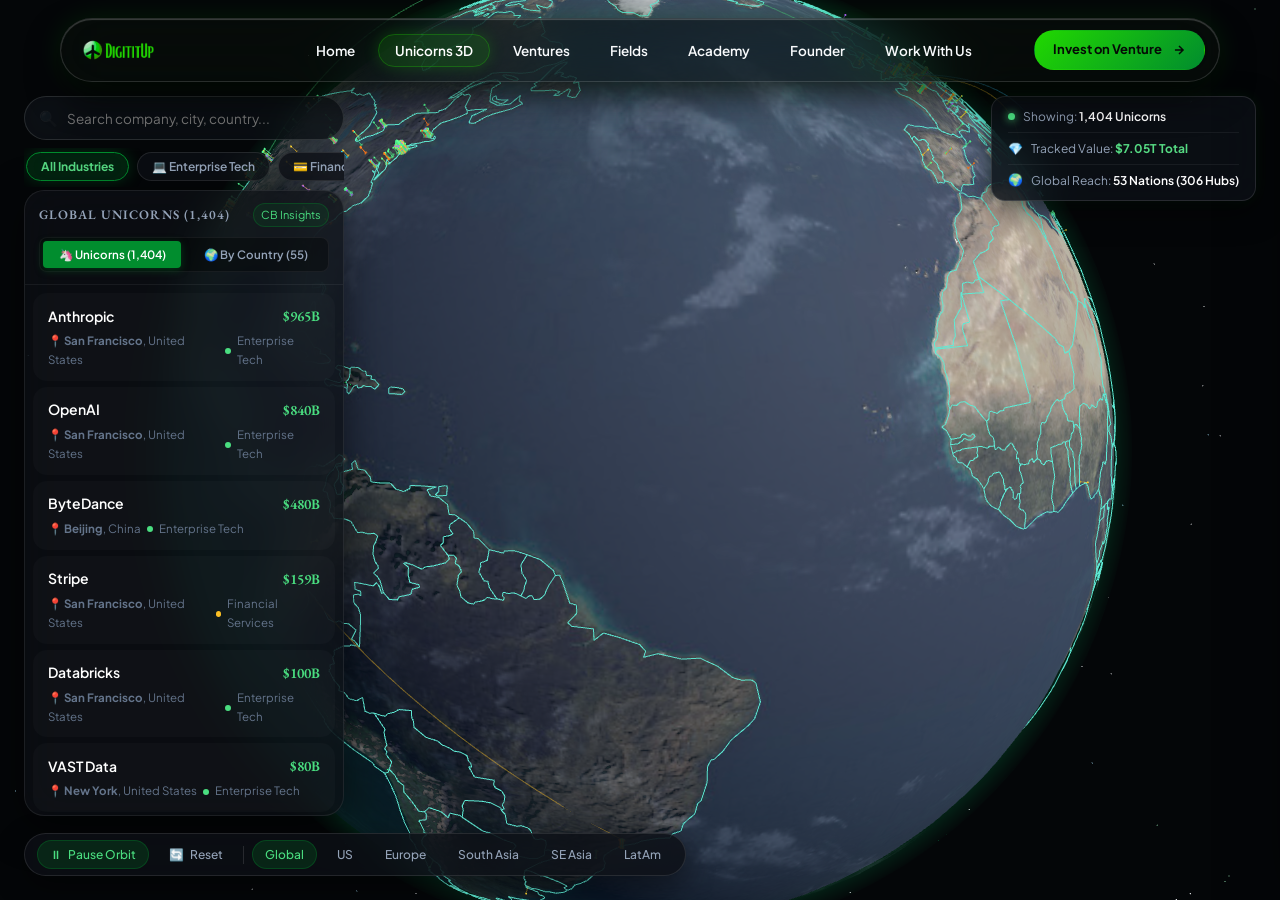
<file: unicorns.html>
<!DOCTYPE html>
<html lang="en">
<head>
  <meta charset="UTF-8">
  <meta name="viewport" content="width=device-width, initial-scale=1.0, maximum-scale=1.0, user-scalable=no">
  <title>Global Unicorns 3D Earth | Digititup Agency Pvt. Ltd.</title>
  <meta name="description" content="Explore the world's most valuable tech, AI, and fintech unicorns on an interactive 3D Earth. Discover HQ locations, valuations, and venture intelligence by Digititup Agency Pvt. Ltd.">
  <meta name="theme-color" content="#018d2e">

  <!-- Open Graph -->
  <meta property="og:title" content="Global Unicorns 3D Earth | Digititup Agency Pvt. Ltd.">
  <meta property="og:description" content="Explore global tech, AI, and fintech unicorns on an interactive 3D Earth with real-time valuations and HQ coordinates.">
  <meta property="og:type" content="website">
  <meta property="og:url" content="https://digititup.com/unicorns.html">
  <meta property="og:image" content="assets/img/icon.png">

  <!-- Favicon -->
  <link rel="icon" type="image/png" href="assets/img/icon.png">
  <link rel="apple-touch-icon" href="assets/img/icon.png">

  <!-- Google Fonts: Instrument Serif, Cormorant & EB Garamond, Plus Jakarta Sans -->
  <link rel="preconnect" href="https://fonts.googleapis.com">
  <link rel="preconnect" href="https://fonts.gstatic.com" crossorigin>
  <link href="https://fonts.googleapis.com/css2?family=Instrument+Serif:ital@0;1&family=Cormorant+Garamond:ital,wght@0,400;0,500;0,600;0,700;1,400;1,600&family=EB+Garamond:ital,wght@0,400;0,500;0,600;0,700;1,400;1,500;1,600&family=Plus+Jakarta+Sans:wght@300;400;500;600;700;800&family=JetBrains+Mono:wght@400;500;600&display=swap" rel="stylesheet">

  <!-- Core Stylesheet & Unicorns 3D Stylesheet -->
  <link rel="stylesheet" href="assets/css/style.css?v=20260904_2">
  <link rel="stylesheet" href="assets/css/unicorns.css?v=20260904_2">
</head>
<body class="unicorns-body">

  <!-- ================= FLOATING TRANSPARENT GLASS CAPSULE HEADER ================= -->
  <header class="site-header unicorns-header">
    <div class="wrap nav-bar">
      <!-- Official Brand Logo -->
      <a href="index.html#home" class="brand-logo" aria-label="Digititup Agency Home">
        <img src="assets/img/logo.png" alt="Digititup Agency Logo" class="logo-img" />
      </a>

      <!-- Desktop Links -->
      <nav class="nav-container" aria-label="Primary Navigation">
        <ul class="nav-links">
          <li><a href="index.html#home" class="nav-link">Home</a></li>
          <li><a href="unicorns.html" class="nav-link active">Unicorns 3D</a></li>
          <li><a href="index.html#ventures" class="nav-link">Ventures</a></li>
          <li><a href="index.html#fields" class="nav-link">Fields</a></li>
          <li><a href="index.html#academy" class="nav-link">Academy</a></li>
          <li><a href="index.html#founder" class="nav-link">Founder</a></li>
          <li><a href="index.html#work-with-us" class="nav-link">Work With Us</a></li>
        </ul>
      </nav>

      <!-- CTA & Mobile Burger -->
      <div class="nav-actions">
        <a href="index.html#work-with-us" class="btn btn-primary btn-sm nav-cta-btn">
          <span>Invest on Venture</span>
          <svg width="14" height="14" viewBox="0 0 24 24" fill="none" stroke="currentColor" stroke-width="2.5"><path d="M5 12h14M12 5l7 7-7 7"/></svg>
        </a>

        <!-- Mobile Burger Button -->
        <button class="burger-btn menu-toggle" id="menuToggle" aria-label="Toggle navigation menu" type="button">
          <div class="burger-icon">
            <span></span>
            <span></span>
            <span></span>
          </div>
        </button>
      </div>
    </div>
  </header>

  <!-- ================= LUXURY MINIMAL MOBILE DRAWER ================= -->
  <div class="mobile-drawer" id="mobileDrawer" aria-label="Mobile navigation menu" aria-hidden="true">
    <div class="mobile-drawer-bg-glow"></div>

    <!-- Drawer Top Bar -->
    <div class="mobile-drawer-top">
      <a href="index.html#home" class="brand-logo mobile-drawer-logo" aria-label="Digititup Agency Home">
        <img src="assets/img/logo.png" alt="DigitItUp Agency Logo" class="logo-img" />
      </a>
      <button class="mobile-drawer-close" id="mobileDrawerClose" aria-label="Close navigation menu" type="button">
        <svg width="20" height="20" viewBox="0 0 24 24" fill="none" stroke="currentColor" stroke-width="2.2" stroke-linecap="round"><line x1="18" y1="6" x2="6" y2="18"/><line x1="6" y1="6" x2="18" y2="18"/></svg>
      </button>
    </div>

    <!-- Minimal Clean Navigation Links -->
    <nav class="mobile-nav-wrap">
      <ul class="mobile-minimal-menu">
        <li>
          <a href="index.html#home" class="mobile-nav-item drawer-link">
            <span class="m-nav-num">01</span>
            <span class="m-nav-label">Home</span>
            <span class="m-nav-arrow"><svg width="16" height="16" viewBox="0 0 24 24" fill="none" stroke="currentColor" stroke-width="2.5"><path d="M5 12h14M12 5l7 7-7 7"/></svg></span>
          </a>
        </li>
        <li>
          <a href="unicorns.html" class="mobile-nav-item drawer-link">
            <span class="m-nav-num" style="color:var(--green);">02</span>
            <span class="m-nav-label">Unicorns 3D Earth</span>
            <span class="m-nav-tag" style="background:rgba(33,216,0,0.15);color:var(--green);border:1px solid rgba(33,216,0,0.3);">1,404 Live</span>
          </a>
        </li>
        <li>
          <a href="index.html#ventures" class="mobile-nav-item drawer-link">
            <span class="m-nav-num">03</span>
            <span class="m-nav-label">Our Ventures</span>
            <span class="m-nav-tag">Media &amp; Tech</span>
          </a>
        </li>
        <li>
          <a href="index.html#fields" class="mobile-nav-item drawer-link">
            <span class="m-nav-num">04</span>
            <span class="m-nav-label">Fields We Build</span>
            <span class="m-nav-tag">6 Verticals</span>
          </a>
        </li>
        <li>
          <a href="index.html#academy" class="mobile-nav-item drawer-link">
            <span class="m-nav-num">05</span>
            <span class="m-nav-label">Digititup Academy</span>
            <span class="m-nav-tag">1,000+ Students</span>
          </a>
        </li>
        <li>
          <a href="index.html#founder" class="mobile-nav-item drawer-link">
            <span class="m-nav-num" style="color:var(--gold);">06</span>
            <span class="m-nav-label">Founder</span>
            <span class="m-nav-tag" style="color:var(--gold);">Executive</span>
          </a>
        </li>
        <li>
          <a href="index.html#work-with-us" class="mobile-nav-item drawer-link">
            <span class="m-nav-num">07</span>
            <span class="m-nav-label">Partner &amp; Invest</span>
            <span class="m-nav-tag">Institutional</span>
          </a>
        </li>
      </ul>
    </nav>

    <!-- Quick VIP WhatsApp CTA -->
    <div class="mobile-drawer-cta">
      <a href="https://wa.me/9779812414094?text=Hi%20Digititup%20Agency!%20I%20would%20like%20to%20connect%20for%20a%20VIP%20Partnership%20or%20Investment." target="_blank" rel="noopener" class="btn btn-vip-primary btn-lg mobile-cta-btn">
        <span>Connect on WhatsApp VIP</span>
        <svg width="18" height="18" viewBox="0 0 24 24" fill="none" stroke="currentColor" stroke-width="2.5"><path d="M5 12h14M12 5l7 7-7 7"/></svg>
      </a>
    </div>

    <!-- Direct Connect -->
    <div class="mobile-drawer-social">
      <div class="mobile-social-title">Official Venture Inquiries</div>
      <p style="font-size:12.5px;color:var(--ink-2);margin-bottom:8px;">digititup@gmail.com • +977 9812414094</p>
    </div>
  </div>

  <!-- ================= 3D EARTH WEBGL CANVAS ================= -->
  <div id="globeContainer" role="region" aria-label="Interactive 3D Earth Globe Showing Global Unicorns"></div>

  <!-- ================= FLOATING HUD & CONTROLS ================= -->
  <div class="unicorns-hud">
    <div class="hud-top-bar">
      <!-- Left Controls: Search Bar + Category Filter Bar -->
      <div class="hud-left-controls">
        <div class="search-box">
          <span class="search-icon">🔍</span>
          <input type="text" id="unicornSearch" class="search-input" placeholder="Search company, city, country..." autocomplete="off">
        </div>

        <!-- Category Filter Chips (Active in Unicorns mode - CB Insights Industries) -->
        <div class="category-filter-bar">
          <button type="button" class="filter-chip active" data-category="All">All Industries</button>
          <button type="button" class="filter-chip" data-category="Enterprise Tech">💻 Enterprise Tech</button>
          <button type="button" class="filter-chip" data-category="Financial Services">💳 Financial Services</button>
          <button type="button" class="filter-chip" data-category="Media & Entertainment">🎬 Media &amp; Entertainment</button>
          <button type="button" class="filter-chip" data-category="Healthcare & Life Sciences">🧬 Healthcare &amp; Life Sciences</button>
          <button type="button" class="filter-chip" data-category="Consumer & Retail">🛍️ Consumer &amp; Retail</button>
          <button type="button" class="filter-chip" data-category="Industrials">⚙️ Industrials &amp; Space</button>
          <button type="button" class="filter-chip" data-category="Insurance">🛡️ Insurance</button>
        </div>
      </div>

      <!-- Live Tracking Metrics Badge (Vertical Stack) -->
      <div class="hud-metrics-badge" aria-label="Global Unicorn Metrics">
        <div class="hm-item">
          <span class="hm-dot"></span>
          <span id="activeCountDisplay">Showing: <strong>1,404 Unicorns</strong></span>
        </div>
        <div class="hm-item">
          <span class="hm-icon">💎</span>
          <span>Tracked Value: <strong class="hm-val-highlight">$7.05T Total</strong></span>
        </div>
        <div class="hm-item">
          <span class="hm-icon">🌍</span>
          <span id="reachCountDisplay">Global Reach: <strong>53 Nations (306 Hubs)</strong></span>
        </div>
      </div>
    </div>
  </div>

  <!-- ================= LEFT-SIDE UNICORN DIRECTORY ================= -->
  <aside class="unicorns-sidebar" id="unicornsSidebar" aria-label="Unicorns Directory">
    <div class="sidebar-header">
      <div class="sidebar-title-row">
        <h3 id="sidebarTitle">Global Unicorns</h3>
        <span class="source-tag">CB Insights</span>
        <button type="button" class="sidebar-close-btn" id="closeSidebarBtn" aria-label="Close Directory">✕</button>
      </div>
      <div class="mode-switcher-bar">
        <button type="button" class="mode-btn active" data-mode="unicorns">🦄 Unicorns (1,404)</button>
        <button type="button" class="mode-btn" data-mode="countries">🌍 By Country (55)</button>
      </div>
    </div>
    <div class="sidebar-list" id="unicornListContainer">
      <!-- Injected dynamically via unicorns.js -->
    </div>
  </aside>

  <!-- ================= 3D CAMERA FLOATING TOOLBAR ================= -->
  <nav class="camera-toolbar" aria-label="3D Earth View Controls">
    <button type="button" class="toolbar-btn active" id="toggleRotateBtn">
      <span>⏸</span> Pause Orbit
    </button>
    <button type="button" class="toolbar-btn" id="resetViewBtn">
      <span>🔄</span> Reset
    </button>
    <button type="button" class="toolbar-btn mobile-dir-btn" id="openMobileDirBtn">
      <span>📋</span> Directory
    </button>

    <div class="toolbar-divider"></div>

    <button type="button" class="toolbar-btn preset-btn active" data-region="all">Global</button>
    <button type="button" class="toolbar-btn preset-btn" data-region="us">US</button>
    <button type="button" class="toolbar-btn preset-btn" data-region="europe">Europe</button>
    <button type="button" class="toolbar-btn preset-btn" data-region="southasia">South Asia</button>
    <button type="button" class="toolbar-btn preset-btn" data-region="southeastasia">SE Asia</button>
    <button type="button" class="toolbar-btn preset-btn" data-region="latam">LatAm</button>
  </nav>

  <!-- ================= VENTURE DETAIL SLIDE-IN GLASS DRAWER ================= -->
  <div class="unicorn-drawer-backdrop" id="drawerBackdrop"></div>
  <article class="unicorn-drawer" id="unicornDrawer" aria-label="Venture Dossier">
    <button type="button" class="drawer-close-btn" id="closeDrawerBtn" aria-label="Close Drawer">✕</button>

    <div class="drawer-content">
      <div class="drawer-pill-row">
        <span class="drawer-category-badge" id="drawerCategory">AI &amp; Foundation Models</span>
        <span class="drawer-coords-badge" id="drawerCoords">37.77° N, -122.41° E</span>
      </div>

      <h2 class="drawer-title" id="drawerCompany">OpenAI</h2>
      <span class="drawer-val-highlight" id="drawerValuation">$157 Billion</span>

      <!-- Location Highlight with explicit City & Country -->
      <div class="drawer-location-box">
        <span class="dl-icon">📍</span>
        <div class="dl-content">
          <div class="dl-label" id="drawerLocationLabel">Headquarters Location</div>
          <div class="dl-val">
            <strong id="drawerCity">San Francisco</strong>, <span id="drawerCountry">United States</span>
          </div>
        </div>
      </div>

      <p class="drawer-tagline" id="drawerTagline">Frontier Artificial General Intelligence &amp; ChatGPT</p>

      <div class="drawer-section-title" id="drawerSectionTitle">Venture Dossier &amp; Architecture</div>
      <p class="drawer-summary" id="drawerSummary">Pioneered modern generative artificial intelligence with GPT-4, ChatGPT, and Sora.</p>

      <div class="drawer-meta-grid" id="drawerMetaGrid">
        <div class="dmg-item">
          <strong id="drawerMeta1Label">Key Founders</strong>
          <span id="drawerMeta1Val">Sam Altman, Greg Brockman</span>
        </div>
        <div class="dmg-item">
          <strong id="drawerMeta2Label">Founded Year</strong>
          <span id="drawerMeta2Val">2015</span>
        </div>
        <div class="dmg-item" style="grid-column: span 2;">
          <strong id="drawerMeta3Label">Lead Investors / Backers</strong>
          <span id="drawerMeta3Val">Microsoft, Thrive Capital, Khosla Ventures</span>
        </div>
      </div>

      <div class="drawer-synergy-box" id="drawerSynergyBox">
        <strong>Digititup Studio Strategic Synergy</strong>
        <p id="drawerSynergy">Digititup Tech builds enterprise AI pipelines directly on OpenAI architectures; Digititup Media produces investigative explainers deconstructing frontier model research.</p>
      </div>

      <!-- Same City Tech Hub Peers (Quick-hop within the same city) -->
      <div class="drawer-peers-section" id="drawerPeersSection" style="display: none;">
        <div class="drawer-peers-title" id="drawerPeersTitle">Other Unicorns in this City:</div>
        <div class="drawer-peers-chips" id="drawerPeersChips"></div>
      </div>

      <!-- Country Unicorns Interactive List (Active when viewing Countries) -->
      <div class="drawer-country-unicorns-section" id="drawerCountryUnicornsSection" style="display: none;">
        <div class="drawer-section-title" id="drawerCountryUnicornsTitle">Unicorn Companies in this Nation</div>
        <div class="drawer-country-unicorns-list" id="drawerCountryUnicornsList">
          <!-- Injected dynamically via unicorns.js -->
        </div>
      </div>
    </div>

    <div class="drawer-footer">
      <a href="#" target="_blank" rel="noopener" class="btn btn-primary drawer-link-btn" id="drawerLink">
        Visit Official Website ↗
      </a>
    </div>
  </article>

  <!-- ================= SCRIPTS ================= -->
  <!-- Native Three.js 3D Engine -->
  <script src="assets/js/three.min.js?v=20260904_2"></script>
  <!-- Complete CB Insights Global Unicorns Dataset (1,404 Companies) -->
  <script src="assets/data/unicorns_cbinsights.js?v=20260904_2"></script>
  <!-- Geopolitical Sovereign Country Boundaries Layer (177 Sovereign Nations) -->
  <script src="assets/data/world_boundaries.js?v=20260904_2"></script>
  <!-- 3D Google Earth Unicorns Engine & Interactive Logic -->
  <script src="assets/js/unicorns.js?v=20260904_2"></script>
</body>
</html>
</file>
<file: assets/css/style.css>
/* ==========================================================================
   Digititup Agency Pvt. Ltd. - Design System & Stylesheet
   Primary Color: #018d2e (Emerald Green)
   Primary Font: Apple Garamond ("Apple Garamond", "EB Garamond", serif)
   ========================================================================== */

:root {
  /* Brand Colors */
  --primary: #018d2e;
  --primary-rgb: 1, 141, 46;
  --primary-light: #06b23d;
  --primary-dark: #016b23;
  --primary-deep: #004717;
  --primary-glow: rgba(1, 141, 46, 0.28);
  --primary-subtle: rgba(1, 141, 46, 0.08);

  /* Neutrals & Dark Canvas */
  --bg-black: #07090b;
  --bg-dark: #0d1015;
  --bg-card: rgba(18, 22, 28, 0.75);
  --bg-card-hover: rgba(26, 32, 42, 0.9);
  --bg-glass: rgba(13, 16, 21, 0.8);

  /* Borders & Dividers */
  --border-subtle: rgba(255, 255, 255, 0.07);
  --border-light: rgba(255, 255, 255, 0.12);
  --border-emerald: rgba(1, 141, 46, 0.32);
  --border-emerald-glow: rgba(1, 141, 46, 0.6);

  /* Typography */
  --font-serif: "Apple Garamond", "EB Garamond", "Cormorant Garamond", Garamond, Georgia, serif;
  --font-sans: "Plus Jakarta Sans", -apple-system, BlinkMacSystemFont, "Segoe UI", Roboto, sans-serif;
  --font-mono: "JetBrains Mono", SFMono-Regular, Menlo, Monaco, Consolas, monospace;

  /* Text Colors */
  --text-primary: #f8fafc;
  --text-secondary: #94a3b8;
  --text-muted: #64748b;
  --text-highlight: #4ade80;

  /* Shadows */
  --shadow-sm: 0 2px 8px rgba(0, 0, 0, 0.35);
  --shadow-md: 0 10px 30px rgba(0, 0, 0, 0.45);
  --shadow-lg: 0 20px 50px rgba(0, 0, 0, 0.6);
  --shadow-glow: 0 0 35px rgba(1, 141, 46, 0.22);
  --shadow-glow-strong: 0 0 60px rgba(1, 141, 46, 0.4);

  /* Section Spacing & Layout Rhythm */
  --section-spacing: clamp(80px, 8.5vw, 128px);
  --section-header-mb: clamp(38px, 4.5vw, 56px);
  --card-gap: 28px;

  /* Layout */
  --max-width: 1240px;
  --header-height: 80px;
  --radius-sm: 8px;
  --radius-md: 14px;
  --radius-lg: 20px;
  --radius-xl: 28px;
  --radius-full: 9999px;

  /* Transitions */
  --transition-fast: 0.18s cubic-bezier(0.16, 1, 0.3, 1);
  --transition-normal: 0.32s cubic-bezier(0.16, 1, 0.3, 1);
  --transition-slow: 0.6s cubic-bezier(0.16, 1, 0.3, 1);
}

/* ==========================================================================
   Attention Highlights & Word Accentuation
   ========================================================================== */
.highlight-word {
  color: #55d982;
  font-style: italic;
  text-shadow: 0 0 24px rgba(1, 141, 46, 0.45);
  font-weight: inherit;
}

.text-gradient {
  background: linear-gradient(135deg, #ffffff 30%, #4ade80 100%);
  -webkit-background-clip: text;
  -webkit-text-fill-color: transparent;
  display: inline;
}

.highlight-mark {
  display: inline-block;
  background: rgba(1, 141, 46, 0.09);
  border: 1px solid rgba(1, 141, 46, 0.24);
  padding: 1px 7px;
  border-radius: 6px;
  color: #f1f5f9;
  font-weight: 500;
  transition: all var(--transition-fast);
}

.highlight-mark:hover {
  background: rgba(1, 141, 46, 0.18);
  border-color: rgba(1, 141, 46, 0.5);
  box-shadow: 0 0 14px rgba(1, 141, 46, 0.22);
}

.highlight-pill {
  display: inline-flex;
  align-items: center;
  gap: 6px;
  background: rgba(1, 141, 46, 0.12);
  border: 1px solid rgba(1, 141, 46, 0.3);
  color: #4ade80;
  padding: 3px 12px;
  border-radius: var(--radius-full);
  font-size: 0.88em;
  font-weight: 600;
  letter-spacing: 0.02em;
}

.text-white-em {
  color: #ffffff;
  font-weight: 500;
}

/* Scroll Reveal Animations */
.reveal {
  opacity: 0;
  transform: translateY(28px);
  transition: opacity 0.85s cubic-bezier(0.16, 1, 0.3, 1), transform 0.85s cubic-bezier(0.16, 1, 0.3, 1);
  will-change: opacity, transform;
}

.reveal.revealed {
  opacity: 1;
  transform: translateY(0);
}

.reveal-delay-1 { transition-delay: 0.1s; }
.reveal-delay-2 { transition-delay: 0.2s; }
.reveal-delay-3 { transition-delay: 0.3s; }
.reveal-delay-4 { transition-delay: 0.4s; }

/* Subtle Ambient Card Shimmer */
@keyframes card-border-pulse {
  0%, 100% { border-color: rgba(255, 255, 255, 0.07); }
  50% { border-color: rgba(1, 141, 46, 0.25); }
}

/* Reset & Box Sizing */
*, *::before, *::after {
  box-sizing: border-box;
  margin: 0;
  padding: 0;
}

html {
  scroll-behavior: smooth;
  scroll-padding-top: var(--header-height);
  font-size: 16px;
  background-color: var(--bg-black);
  color: var(--text-primary);
  -webkit-font-smoothing: antialiased;
  -moz-osx-font-smoothing: grayscale;
  overflow-x: hidden;
  width: 100%;
}

body {
  font-family: var(--font-sans);
  background-color: var(--bg-black);
  color: var(--text-primary);
  line-height: 1.65;
  overflow-x: hidden;
  position: relative;
  min-height: 100vh;
  width: 100%;
  max-width: 100%;
}

::selection {
  background-color: var(--primary);
  color: #ffffff;
}

/* Scrollbar */
::-webkit-scrollbar {
  width: 8px;
}
::-webkit-scrollbar-track {
  background: var(--bg-black);
}
::-webkit-scrollbar-thumb {
  background: #1e293b;
  border-radius: 4px;
}
::-webkit-scrollbar-thumb:hover {
  background: var(--primary);
}

/* Typography Defaults */
h1, h2, h3, h4, h5, h6 {
  font-family: var(--font-serif);
  font-weight: 500;
  line-height: 1.15;
  letter-spacing: -0.015em;
  color: #ffffff;
}

p {
  color: var(--text-secondary);
}

a {
  color: inherit;
  text-decoration: none;
  transition: color var(--transition-fast);
}

img, video {
  max-width: 100%;
  height: auto;
  display: block;
}

button, input, select, textarea {
  font-family: inherit;
}

/* Container Wrapper */
.container {
  width: 100%;
  max-width: var(--max-width);
  margin: 0 auto;
  padding: 0 24px;
}

.container-narrow {
  max-width: 960px;
}

/* Ambient Background Lights */
.ambient-glow {
  position: fixed;
  top: 0;
  left: 0;
  width: 100%;
  height: 100%;
  max-width: 100vw;
  max-height: 100vh;
  pointer-events: none;
  z-index: 0;
  overflow: hidden;
  contain: strict;
}

.glow-orb {
  position: absolute;
  border-radius: 50%;
  filter: blur(140px);
  opacity: 0.18;
  mix-blend-mode: screen;
}

.glow-1 {
  top: -10%;
  right: 10%;
  width: 650px;
  height: 650px;
  background: radial-gradient(circle, var(--primary) 0%, transparent 70%);
}

.glow-2 {
  top: 45%;
  left: -8%;
  width: 580px;
  height: 580px;
  background: radial-gradient(circle, #026622 0%, transparent 70%);
  opacity: 0.12;
}

.glow-3 {
  bottom: 5%;
  right: -5%;
  width: 700px;
  height: 700px;
  background: radial-gradient(circle, var(--primary) 0%, transparent 70%);
  opacity: 0.14;
}

/* ==========================================================================
   FLOATING TRANSPARENT GLASS CAPSULE HEADER (Reference: media.digititup.com)
   ========================================================================== */
header.site-header {
  position: fixed;
  top: 18px;
  left: 0;
  right: 0;
  width: 100%;
  padding: 0 20px;
  box-sizing: border-box;
  z-index: 1000;
  background: transparent !important;
  border-bottom: none !important;
  pointer-events: none;
  transition: all 0.4s cubic-bezier(0.16, 1, 0.3, 1);
}

.site-header .wrap,
.site-header .container {
  pointer-events: auto;
  max-width: 1160px;
  margin-inline: auto;
  width: 100%;
  box-sizing: border-box;
}

.nav-bar,
.header-inner {
  height: 64px;
  display: flex;
  align-items: center;
  justify-content: space-between;
  gap: 20px;
  position: relative;
  background: rgba(8, 14, 10, 0.45);
  backdrop-filter: blur(28px) saturate(190%);
  -webkit-backdrop-filter: blur(28px) saturate(190%);
  border: 1px solid rgba(255, 255, 255, 0.12);
  border-radius: var(--radius-full);
  padding: 8px 14px 8px 22px;
  box-shadow: 0 16px 40px -8px rgba(0, 0, 0, 0.75),
              inset 0 1px 1px 0 rgba(255, 255, 255, 0.22),
              0 0 30px rgba(33, 216, 0, 0.08);
  transition: all 0.4s cubic-bezier(0.16, 1, 0.3, 1);
}

header.site-header.scrolled {
  top: 12px;
}

header.site-header.scrolled .nav-bar,
header.site-header.scrolled .header-inner {
  background: rgba(6, 11, 8, 0.85);
  border-color: rgba(33, 216, 0, 0.32);
  box-shadow: 0 20px 48px rgba(0, 0, 0, 0.85),
              inset 0 1px 1px 0 rgba(255, 255, 255, 0.22),
              0 0 35px rgba(33, 216, 0, 0.18);
  transform: translateY(-2px);
}

.brand-logo {
  flex: 1 1 0;
  display: flex;
  align-items: center;
  justify-content: flex-start;
  gap: 10px;
  text-decoration: none;
}

.logo-img,
.brand-logo img.logo-full {
  height: 32px;
  width: auto;
  max-width: 160px;
  object-fit: contain;
  transition: all 0.3s cubic-bezier(0.16, 1, 0.3, 1);
}

.brand-logo:hover .logo-img,
.brand-logo:hover img.logo-full {
  filter: drop-shadow(0 0 12px rgba(33, 216, 0, 0.5));
  transform: translateY(-1px);
}

.brand-logo img.logo-icon {
  display: none;
}

.logo-media-pill {
  font-size: 9.5px;
  font-weight: 800;
  letter-spacing: 0.14em;
  color: #060a07;
  background: var(--green);
  padding: 3px 8px;
  border-radius: var(--radius-sm);
  box-shadow: 0 0 12px var(--green-glow);
  text-transform: uppercase;
  display: inline-flex;
  align-items: center;
  line-height: 1;
}

/* Desktop Navigation — Center Aligned */
.nav-container,
.site-header nav {
  flex: 0 0 auto;
  display: flex;
  align-items: center;
  justify-content: center;
}

.nav-links,
.nav-menu {
  display: flex;
  align-items: center;
  gap: 6px;
  list-style: none;
  background: transparent;
  border: none;
  box-shadow: none;
  padding: 0;
  margin: 0;
}

.nav-links a,
.nav-link {
  text-decoration: none;
  font-family: var(--font-sans);
  font-size: 13.5px;
  font-weight: 600;
  color: var(--ink-2);
  padding: 7px 16px;
  border-radius: var(--radius-full);
  border: 1px solid transparent;
  transition: all var(--duration) var(--ease);
  position: relative;
  white-space: nowrap;
}

.nav-links a:hover,
.nav-link:hover {
  color: #ffffff;
  background: rgba(255, 255, 255, 0.08);
}

.nav-links a.active,
.nav-link.active {
  color: #ffffff;
  background: rgba(33, 216, 0, 0.14);
  border-color: rgba(33, 216, 0, 0.28);
  box-shadow: 0 0 16px rgba(33, 216, 0, 0.2);
}

.nav-links a.vip-nav-link,
.nav-link.vip-nav-link {
  color: var(--gold);
  font-weight: 700;
}

.nav-links a.vip-nav-link:hover,
.nav-link.vip-nav-link:hover {
  color: #ffffff;
  background: rgba(229, 192, 123, 0.14);
}

.nav-links a.vip-nav-link.active,
.nav-link.vip-nav-link.active {
  color: #ffffff;
  background: rgba(229, 192, 123, 0.18);
  border-color: rgba(229, 192, 123, 0.35);
  box-shadow: 0 0 18px var(--gold-glow);
}

/* Header Actions & CTA */
.nav-actions,
.header-actions {
  flex: 1 1 0;
  display: flex;
  align-items: center;
  justify-content: flex-end;
  gap: 12px;
}

.nav-cta-btn,
.header-cta {
  background: linear-gradient(135deg, #21d800 0%, #018d2e 100%);
  color: #050a06 !important;
  box-shadow: 0 4px 24px var(--green-glow);
  font-weight: 700;
  border-radius: var(--radius-full);
  padding: 9px 20px;
  font-size: 13.5px;
  display: inline-flex;
  align-items: center;
  gap: 8px;
  border: 1.5px solid rgba(255, 255, 255, 0.35);
  transition: all var(--duration) var(--ease);
  position: relative;
  overflow: hidden;
  text-decoration: none;
  white-space: nowrap;
}

.nav-cta-btn:hover,
.header-cta:hover {
  transform: translateY(-2px);
  box-shadow: 0 8px 32px var(--green-glow-strong);
  background: linear-gradient(135deg, #2bf005 0%, #02a837 100%);
}

.burger-btn,
.menu-toggle {
  display: none;
  background: rgba(255, 255, 255, 0.06);
  border: 1px solid rgba(255, 255, 255, 0.12);
  border-radius: var(--radius-full);
  width: 44px;
  height: 44px;
  align-items: center;
  justify-content: center;
  cursor: pointer;
  color: #ffffff;
  padding: 0;
  transition: all var(--duration) var(--ease);
}

.burger-btn:hover,
.menu-toggle:hover {
  background: rgba(255, 255, 255, 0.12);
  border-color: rgba(33, 216, 0, 0.4);
}

.burger-icon {
  display: flex;
  flex-direction: column;
  gap: 4px;
  width: 18px;
}

.burger-icon span {
  display: block;
  height: 2px;
  background: #ffffff;
  border-radius: 2px;
  transition: all 0.3s ease;
}

/* Buttons */
.btn {
  display: inline-flex;
  align-items: center;
  justify-content: center;
  gap: 10px;
  font-size: 15px;
  font-weight: 600;
  padding: 14px 28px;
  border-radius: var(--radius-full);
  text-decoration: none;
  cursor: pointer;
  border: 1px solid transparent;
  transition: all var(--duration) var(--ease);
  position: relative;
  white-space: nowrap;
}

.btn-primary {
  background: linear-gradient(135deg, #21d800 0%, #018d2e 100%);
  color: #050a06;
  box-shadow: 0 4px 24px var(--green-glow);
  font-weight: 700;
}

.btn-primary:hover {
  transform: translateY(-2px);
  box-shadow: 0 8px 32px var(--green-glow-strong);
  background: linear-gradient(135deg, #2bf005 0%, #02a837 100%);
}

.btn-gold {
  background: linear-gradient(135deg, #fceecb 0%, #e5c07b 60%, #b88d36 100%);
  color: #120d03;
  box-shadow: 0 4px 24px var(--gold-glow);
  font-weight: 800;
}

.btn-gold:hover {
  transform: translateY(-2px);
  box-shadow: 0 8px 34px rgba(229, 192, 123, 0.6);
  background: linear-gradient(135deg, #fff2d6 0%, #ecd091 60%, #c49942 100%);
}

.btn-outline {
  background: rgba(255, 255, 255, 0.04);
  color: var(--ink);
  border-color: var(--border-light);
  backdrop-filter: blur(12px);
}

.btn-outline:hover {
  background: rgba(255, 255, 255, 0.08);
  border-color: var(--green);
  transform: translateY(-2px);
  color: #ffffff;
}

.btn-ghost {
  background: transparent;
  color: var(--ink-2);
}

.btn-ghost:hover {
  color: #ffffff;
}

.btn-whatsapp {
  background: #25D366;
  color: #051309;
  font-weight: 700;
  box-shadow: 0 4px 20px rgba(37, 211, 102, 0.35);
}

.btn-whatsapp:hover {
  background: #2bf073;
  transform: translateY(-2px);
  box-shadow: 0 8px 28px rgba(37, 211, 102, 0.5);
}

.btn-sm { padding: 8px 18px; font-size: 13px; }
.btn-lg { padding: 16px 36px; font-size: 16px; }

/* ================= UPGRADED HERO BUTTONS (RADIANT LASER + FROSTED CRYSTAL) ================= */
.btn-vip-primary {
  background: linear-gradient(135deg, #00ff87 0%, #21d800 45%, #0ea43b 100%);
  color: #031405;
  font-weight: 800;
  border: 1.5px solid rgba(255, 255, 255, 0.45);
  box-shadow: 0 8px 30px rgba(33, 216, 0, 0.5), 0 0 25px rgba(0, 255, 135, 0.35), inset 0 1.5px 2px rgba(255, 255, 255, 0.7);
  position: relative;
  overflow: hidden;
  letter-spacing: 0.01em;
  transition: all 0.35s cubic-bezier(0.16, 1, 0.3, 1);
  text-decoration: none;
}

.btn-vip-primary::after {
  content: '';
  position: absolute;
  top: -50%;
  left: -70%;
  width: 50%;
  height: 200%;
  background: linear-gradient(90deg, transparent, rgba(255, 255, 255, 0.5), transparent);
  transform: rotate(25deg);
  animation: btn-specular 4.2s infinite ease-in-out;
}

@keyframes btn-specular {
  0%, 65% { left: -70%; }
  100% { left: 200%; }
}

.btn-vip-primary:hover {
  transform: translateY(-3px) scale(1.025);
  background: linear-gradient(135deg, #33ff99 0%, #28f005 45%, #0fb030 100%);
  box-shadow: 0 14px 45px rgba(33, 216, 0, 0.7), 0 0 45px rgba(0, 255, 135, 0.55), inset 0 2px 2px rgba(255, 255, 255, 0.85);
  color: #020c04;
}

.btn-glass-vip {
  background: linear-gradient(135deg, rgba(255, 255, 255, 0.09) 0%, rgba(33, 216, 0, 0.04) 50%, rgba(229, 192, 123, 0.05) 100%);
  backdrop-filter: blur(28px);
  -webkit-backdrop-filter: blur(28px);
  border: 1.5px solid rgba(255, 255, 255, 0.22);
  color: #ffffff;
  box-shadow: 0 8px 32px rgba(0, 0, 0, 0.5), inset 0 1px 2px rgba(255, 255, 255, 0.25);
  position: relative;
  text-decoration: none;
}

.btn-glass-vip:hover {
  background: linear-gradient(135deg, rgba(255, 255, 255, 0.16) 0%, rgba(33, 216, 0, 0.1) 50%, rgba(229, 192, 123, 0.1) 100%);
  border-color: rgba(33, 216, 0, 0.4);
  transform: translateY(-3px);
  color: #ffffff;
  box-shadow: 0 12px 40px rgba(0, 0, 0, 0.6), 0 0 25px rgba(33, 216, 0, 0.25);
}

/* ================= LUXURY MINIMAL MOBILE DRAWER ================= */
.mobile-drawer {
  position: fixed;
  inset: 0;
  background: rgba(6, 9, 7, 0.95);
  backdrop-filter: blur(28px);
  -webkit-backdrop-filter: blur(28px);
  z-index: 2000;
  display: flex;
  flex-direction: column;
  padding: 24px;
  opacity: 0;
  visibility: hidden;
  pointer-events: none !important;
  transform: translateY(-12px);
  transition: all 0.4s cubic-bezier(0.16, 1, 0.3, 1);
  overflow-y: auto;
  border-left: none;
  box-shadow: none;
  width: 100%;
  max-width: 100%;
  height: 100vh;
}

.mobile-drawer.open {
  opacity: 1;
  visibility: visible;
  pointer-events: auto !important;
  transform: translateY(0);
}

.mobile-drawer-bg-glow {
  position: absolute;
  top: -10%;
  left: 50%;
  transform: translateX(-50%);
  width: 400px;
  height: 300px;
  background: radial-gradient(circle, rgba(33, 216, 0, 0.16), transparent 70%);
  filter: blur(80px);
  pointer-events: none;
}

.mobile-drawer-top {
  display: flex;
  align-items: center;
  justify-content: space-between;
  padding-bottom: 20px;
  border-bottom: 1px solid rgba(255, 255, 255, 0.08);
  margin-bottom: 24px;
  position: relative;
  z-index: 2;
}

.mobile-drawer-close {
  background: rgba(255, 255, 255, 0.06);
  border: 1px solid rgba(255, 255, 255, 0.12);
  border-radius: 50%;
  width: 42px;
  height: 42px;
  display: flex;
  align-items: center;
  justify-content: center;
  color: #ffffff;
  cursor: pointer;
  transition: all 0.25s ease;
}

.mobile-drawer-close:hover {
  background: rgba(255, 255, 255, 0.14);
  border-color: rgba(33, 216, 0, 0.4);
}

.mobile-nav-wrap {
  flex: 1 0 auto;
  position: relative;
  z-index: 2;
}

.mobile-minimal-menu {
  list-style: none;
  display: flex;
  flex-direction: column;
  gap: 8px;
  padding: 0;
  margin: 0;
}

.mobile-nav-item {
  display: flex;
  align-items: center;
  justify-content: space-between;
  padding: 14px 18px;
  border-radius: var(--radius-md);
  background: rgba(255, 255, 255, 0.025);
  border: 1px solid rgba(255, 255, 255, 0.06);
  text-decoration: none;
  transition: all 0.25s ease;
}

.mobile-nav-item:hover {
  background: rgba(255, 255, 255, 0.06);
  border-color: rgba(33, 216, 0, 0.3);
  transform: translateX(4px);
}

.m-nav-num {
  font-family: var(--font-mono);
  font-size: 12px;
  font-weight: 700;
  color: var(--ink-3);
  letter-spacing: 0.05em;
  margin-right: 14px;
}

.m-nav-label {
  font-size: 16px;
  font-weight: 700;
  color: #ffffff;
  flex: 1;
}

.m-nav-arrow {
  color: var(--ink-3);
  display: flex;
  align-items: center;
}

.m-nav-tag {
  font-size: 11px;
  font-weight: 700;
  color: var(--ink-2);
  background: rgba(255, 255, 255, 0.06);
  padding: 3px 10px;
  border-radius: var(--radius-full);
}

.m-vip-item {
  background: linear-gradient(90deg, rgba(229, 192, 123, 0.08), rgba(255, 255, 255, 0.02));
  border-color: var(--gold-border);
}

.m-nav-vip-badge {
  font-size: 10px;
  font-weight: 800;
  letter-spacing: 0.1em;
  text-transform: uppercase;
  color: #120d03;
  background: linear-gradient(135deg, #fceecb, var(--gold));
  padding: 3px 9px;
  border-radius: var(--radius-full);
  box-shadow: 0 0 10px var(--gold-glow);
}

.mobile-drawer-cta {
  margin-top: 24px;
  position: relative;
  z-index: 2;
}

.mobile-cta-btn {
  width: 100%;
  justify-content: center;
}

.mobile-drawer-social {
  margin-top: 20px;
  padding-top: 16px;
  border-top: 1px solid rgba(255, 255, 255, 0.08);
  position: relative;
  z-index: 2;
}

.mobile-social-title {
  font-size: 11px;
  font-weight: 700;
  text-transform: uppercase;
  letter-spacing: 0.12em;
  color: var(--ink-3);
  margin-bottom: 8px;
}

@media (max-width: 980px) {
  header.site-header {
    top: 12px !important;
    padding: 0 14px !important;
  }

  .nav-bar,
  .header-inner {
    height: 56px !important;
    padding: 6px 14px 6px 18px !important;
  }

  .logo-img,
  .brand-logo img.logo-full {
    height: 28px !important;
  }

  .nav-container,
  .site-header nav,
  .nav-cta-btn {
    display: none !important;
  }

  .burger-btn,
  .menu-toggle {
    display: flex !important;
  }
}

/* ==========================================================================
   Hero Section
   ========================================================================== */
.hero-section {
  position: relative;
  min-height: min(88vh, 820px);
  display: flex;
  align-items: center;
  padding-top: calc(var(--header-height) + 40px);
  padding-bottom: 70px;
  overflow: hidden;
  z-index: 1;
}

/* Video & Canvas Background */
.hero-bg-wrapper {
  position: absolute;
  top: 0;
  left: 0;
  width: 100%;
  height: 100%;
  max-width: 100%;
  z-index: -2;
  overflow: hidden;
  contain: paint;
}

.hero-video {
  width: 100%;
  height: 100%;
  object-fit: cover;
  opacity: 0.32;
  filter: saturate(1.4) brightness(0.65) contrast(1.1);
  transform: scale(1.05);
}

.hero-canvas {
  position: absolute;
  top: 0;
  left: 0;
  width: 100%;
  height: 100%;
  z-index: -1;
  pointer-events: none;
}

.hero-overlay {
  position: absolute;
  top: 0;
  left: 0;
  width: 100%;
  height: 100%;
  background: radial-gradient(circle at 50% 30%, rgba(1, 141, 46, 0.15) 0%, rgba(7, 9, 11, 0.82) 65%, #07090b 100%);
  z-index: -1;
}

.hero-content {
  max-width: 940px;
  margin: 0 auto;
  text-align: center;
  position: relative;
}

/* Hero Badge */
.hero-badge {
  display: inline-flex;
  align-items: center;
  gap: 10px;
  padding: 7px 18px;
  border-radius: var(--radius-full);
  background: rgba(1, 141, 46, 0.14);
  border: 1px solid var(--border-emerald);
  font-size: clamp(11px, 2.8vw, 12.5px);
  font-weight: 600;
  color: var(--text-highlight);
  letter-spacing: 0.06em;
  text-transform: uppercase;
  margin-bottom: 28px;
  backdrop-filter: blur(10px);
  animation: pulse-glow 3s infinite alternate ease-in-out;
  max-width: 95%;
  line-height: 1.4;
  text-align: center;
}

.badge-dot {
  width: 7px;
  height: 7px;
  background: #22c55e;
  border-radius: 50%;
  box-shadow: 0 0 10px #22c55e;
}

/* Hero Title */
.hero-title {
  font-size: clamp(28px, 6.2vw, 72px);
  line-height: 1.12;
  font-weight: 400;
  letter-spacing: -0.025em;
  margin-bottom: 24px;
  overflow-wrap: break-word;
  word-break: normal;
  hyphens: auto;
}

.hero-title em {
  font-style: italic;
  font-weight: 400;
  color: #55d982;
  text-shadow: 0 0 35px rgba(1, 141, 46, 0.4);
}

.hero-subtitle {
  font-size: clamp(17px, 2vw, 20px);
  font-weight: 400;
  color: #cbd5e1;
  max-width: 760px;
  margin: 0 auto 40px;
  line-height: 1.6;
}

/* Hero Actions */
.hero-actions {
  display: flex;
  align-items: center;
  justify-content: center;
  gap: 18px;
  flex-wrap: wrap;
  margin-bottom: 48px;
}

/* Hero Trust Ribbon */
.hero-trust {
  display: flex;
  align-items: center;
  justify-content: center;
  gap: 28px;
  flex-wrap: wrap;
  padding-top: 24px;
  border-top: 1px solid rgba(255, 255, 255, 0.08);
  font-size: 13px;
  color: var(--text-muted);
}

.trust-item {
  display: flex;
  align-items: center;
  gap: 8px;
}

.trust-icon {
  color: var(--primary-light);
  font-size: 15px;
}

/* ==========================================================================
   Metrics / Ticker Section
   ========================================================================== */
/* ==========================================================================
   Metrics / Ticker Section
   ========================================================================== */
.metrics-section {
  position: relative;
  z-index: 2;
  margin-top: 0;
  padding: calc(var(--section-spacing) * 0.35) 0 var(--section-spacing);
}

.metrics-grid {
  display: grid;
  grid-template-columns: repeat(6, 1fr);
  gap: 16px;
  background: rgba(13, 16, 22, 0.75);
  border: 1px solid rgba(255, 255, 255, 0.07);
  border-radius: var(--radius-lg);
  padding: 28px 24px;
  backdrop-filter: blur(24px);
  -webkit-backdrop-filter: blur(24px);
  box-shadow: var(--shadow-md), var(--shadow-glow);
  transition: border-color var(--transition-normal);
}

.metrics-grid:hover {
  border-color: rgba(1, 141, 46, 0.3);
}

.metric-card {
  text-align: center;
  position: relative;
  padding: 10px 8px;
}

.metric-card:not(:last-child)::after {
  content: '';
  position: absolute;
  top: 15%;
  right: -8px;
  height: 70%;
  width: 1px;
  background: var(--border-subtle);
}

.metric-value {
  font-family: var(--font-serif);
  font-size: clamp(32px, 3.4vw, 42px);
  font-weight: 500;
  color: #ffffff;
  line-height: 1;
  margin-bottom: 8px;
  display: flex;
  align-items: baseline;
  justify-content: center;
  gap: 2px;
}

.metric-value .accent {
  color: var(--text-highlight);
}

.metric-label {
  font-size: 11.5px;
  font-weight: 500;
  color: var(--text-secondary);
  text-transform: uppercase;
  letter-spacing: 0.06em;
  line-height: 1.35;
}

/* Secondary metrics ticker */
.metrics-ticker {
  display: flex;
  align-items: center;
  justify-content: center;
  gap: 32px;
  margin-top: 24px;
  font-size: 13.5px;
  color: var(--text-muted);
  flex-wrap: wrap;
}

.ticker-item {
  display: flex;
  align-items: center;
  gap: 8px;
}

.ticker-item strong {
  color: #ffffff;
}

/* ==========================================================================
   Section Headers & Consistent Rhythms
   ========================================================================== */
.section {
  padding: var(--section-spacing) 0;
  position: relative;
  z-index: 1;
}

.section-tag {
  display: inline-flex;
  align-items: center;
  gap: 8px;
  font-family: var(--font-sans);
  font-size: 11.5px;
  font-weight: 600;
  text-transform: uppercase;
  letter-spacing: 0.12em;
  color: var(--text-highlight);
  background: rgba(1, 141, 46, 0.08);
  border: 1px solid var(--border-emerald);
  padding: 5px 14px;
  border-radius: var(--radius-full);
  margin-bottom: 16px;
}

.section-title {
  font-size: clamp(34px, 4.4vw, 54px);
  font-weight: 400;
  line-height: 1.15;
  margin-bottom: 18px;
}

.section-title em {
  font-style: italic;
  color: #52e383;
}

.section-desc {
  font-size: 16.5px;
  color: var(--text-secondary);
  max-width: 680px;
  line-height: 1.7;
}

.center {
  text-align: center;
  margin-left: auto;
  margin-right: auto;
  margin-bottom: var(--section-header-mb);
}

.center .section-desc {
  margin-left: auto;
  margin-right: auto;
}

/* ==========================================================================
   Our Ventures Section
   ========================================================================== */
.ventures-grid {
  display: grid;
  grid-template-columns: repeat(2, 1fr);
  gap: var(--card-gap);
  margin-top: 0;
}

.venture-card {
  background: rgba(13, 16, 22, 0.65);
  border: 1px solid rgba(255, 255, 255, 0.07);
  border-radius: var(--radius-lg);
  padding: 38px;
  position: relative;
  overflow: hidden;
  backdrop-filter: blur(20px);
  -webkit-backdrop-filter: blur(20px);
  transition: all var(--transition-normal);
  display: flex;
  flex-direction: column;
  justify-content: space-between;
}

.venture-card::before {
  content: '';
  position: absolute;
  top: 0;
  left: 0;
  right: 0;
  height: 2px;
  background: transparent;
  transition: background var(--transition-normal);
}

.venture-card:hover {
  background: rgba(18, 23, 31, 0.88);
  border-color: rgba(1, 141, 46, 0.45);
  transform: translateY(-5px);
  box-shadow: 0 16px 44px -8px rgba(0, 0, 0, 0.75), 0 0 28px rgba(1, 141, 46, 0.14);
}

.venture-card:hover::before {
  background: linear-gradient(90deg, transparent, var(--primary), transparent);
}

.venture-header {
  display: flex;
  align-items: flex-start;
  justify-content: space-between;
  gap: 16px;
  margin-bottom: 22px;
}

.venture-icon-box {
  width: 56px;
  height: 56px;
  border-radius: var(--radius-md);
  background: rgba(1, 141, 46, 0.12);
  border: 1px solid var(--border-emerald);
  display: flex;
  align-items: center;
  justify-content: center;
  font-size: 26px;
  color: var(--text-highlight);
}

.venture-status {
  font-size: 11px;
  font-weight: 600;
  text-transform: uppercase;
  letter-spacing: 0.08em;
  padding: 4px 12px;
  border-radius: var(--radius-full);
  background: rgba(255, 255, 255, 0.05);
  border: 1px solid var(--border-subtle);
  color: var(--text-secondary);
}

.venture-status.active {
  background: rgba(34, 197, 94, 0.12);
  border-color: rgba(34, 197, 94, 0.3);
  color: #4ade80;
}

.venture-status.scaling {
  background: rgba(59, 130, 246, 0.12);
  border-color: rgba(59, 130, 246, 0.3);
  color: #60a5fa;
}

.venture-status.incubating {
  background: rgba(245, 158, 11, 0.12);
  border-color: rgba(245, 158, 11, 0.3);
  color: #fbbf24;
}

.venture-title {
  font-size: 30px;
  margin-bottom: 8px;
}

.venture-tagline {
  font-size: 14.5px;
  font-weight: 500;
  color: var(--text-highlight);
  margin-bottom: 16px;
}

.venture-desc {
  font-size: 15px;
  color: var(--text-secondary);
  line-height: 1.6;
  margin-bottom: 24px;
}

.venture-metrics-row {
  display: grid;
  grid-template-columns: repeat(3, 1fr);
  gap: 12px;
  padding: 16px 0;
  margin-bottom: 24px;
  border-top: 1px solid var(--border-subtle);
  border-bottom: 1px solid var(--border-subtle);
}

.vm-item strong {
  display: block;
  font-family: var(--font-serif);
  font-size: 20px;
  color: #ffffff;
}

.vm-item span {
  font-size: 11px;
  color: var(--text-muted);
  text-transform: uppercase;
}

.venture-tags {
  display: flex;
  flex-wrap: wrap;
  gap: 8px;
  margin-bottom: 26px;
}

.venture-tag {
  font-size: 12px;
  padding: 4px 10px;
  border-radius: 6px;
  background: rgba(255, 255, 255, 0.04);
  color: var(--text-secondary);
  border: 1px solid var(--border-subtle);
}

.venture-footer {
  display: flex;
  align-items: center;
  justify-content: space-between;
  margin-top: auto;
  padding-top: 16px;
}

.venture-link-btn {
  display: inline-flex;
  align-items: center;
  gap: 8px;
  font-size: 14px;
  font-weight: 600;
  color: #ffffff;
  transition: all var(--transition-fast);
}

.venture-link-btn:hover {
  color: var(--text-highlight);
  transform: translateX(4px);
}

/* Coming Soon Venture Card */
.venture-card.coming-soon {
  border-style: dashed;
  background: rgba(18, 22, 28, 0.45);
}

.venture-card.coming-soon:hover {
  border-color: rgba(245, 158, 11, 0.45);
}

/* ==========================================================================
   The Flywheel & Investor Advantage (Trust Engine)
   ========================================================================== */
.flywheel-section {
  padding: var(--section-spacing) 0;
  background: linear-gradient(180deg, var(--bg-black) 0%, #0a0e13 50%, var(--bg-black) 100%);
  position: relative;
}

.flywheel-grid {
  display: grid;
  grid-template-columns: repeat(3, 1fr);
  gap: var(--card-gap);
  margin-top: 0;
}

.flywheel-card {
  background: rgba(13, 16, 22, 0.65);
  border: 1px solid rgba(255, 255, 255, 0.07);
  border-radius: var(--radius-lg);
  padding: 34px;
  position: relative;
  backdrop-filter: blur(20px);
  -webkit-backdrop-filter: blur(20px);
  transition: all var(--transition-normal);
}

.flywheel-card:hover {
  background: rgba(18, 23, 31, 0.88);
  border-color: rgba(1, 141, 46, 0.45);
  transform: translateY(-5px);
  box-shadow: 0 16px 44px -8px rgba(0, 0, 0, 0.75), 0 0 28px rgba(1, 141, 46, 0.14);
}

.flywheel-number {
  font-family: var(--font-serif);
  font-size: 32px;
  font-weight: 600;
  color: var(--primary-light);
  margin-bottom: 16px;
  display: block;
}

.flywheel-card h3 {
  font-size: 22px;
  margin-bottom: 12px;
}

.flywheel-card p {
  font-size: 14px;
  color: var(--text-secondary);
  line-height: 1.6;
}

/* Synergistic Connection Banner */
.synergy-banner {
  margin-top: var(--section-header-mb);
  background: linear-gradient(135deg, rgba(1, 141, 46, 0.12) 0%, rgba(13, 16, 21, 0.8) 100%);
  border: 1px solid var(--border-emerald);
  border-radius: var(--radius-lg);
  padding: 36px 40px;
  display: flex;
  align-items: center;
  justify-content: space-between;
  gap: 32px;
  box-shadow: var(--shadow-glow);
}

.synergy-text h4 {
  font-size: 24px;
  margin-bottom: 8px;
}

.synergy-text p {
  font-size: 15px;
  color: #cbd5e1;
  max-width: 680px;
}

/* ==========================================================================
   Investor Trust & Pillars Section
   ========================================================================== */
.pillars-grid {
  display: grid;
  grid-template-columns: repeat(4, 1fr);
  gap: 20px;
  margin-top: var(--section-header-mb);
}

.pillar-card {
  background: rgba(13, 16, 22, 0.65);
  border: 1px solid rgba(255, 255, 255, 0.07);
  border-radius: var(--radius-md);
  padding: 28px 24px;
  backdrop-filter: blur(20px);
  -webkit-backdrop-filter: blur(20px);
  transition: all var(--transition-normal);
}

.pillar-card:hover {
  background: rgba(18, 23, 31, 0.88);
  border-color: rgba(1, 141, 46, 0.45);
  transform: translateY(-4px);
  box-shadow: 0 12px 36px -8px rgba(0, 0, 0, 0.7), 0 0 20px rgba(1, 141, 46, 0.12);
}

.pillar-icon {
  font-size: 30px;
  margin-bottom: 16px;
  display: inline-block;
}

.pillar-card h4 {
  font-size: 19px;
  margin-bottom: 10px;
}

.pillar-card p {
  font-size: 13.5px;
  color: var(--text-secondary);
  line-height: 1.55;
}

/* FAQ Accordion */
.faq-wrap {
  max-width: 860px;
  margin: var(--section-header-mb) auto 0;
}

.faq-item {
  border-bottom: 1px solid var(--border-subtle);
  padding: 22px 0;
}

.faq-trigger {
  width: 100%;
  display: flex;
  align-items: center;
  justify-content: space-between;
  background: transparent;
  border: none;
  text-align: left;
  cursor: pointer;
  padding: 6px 0;
  gap: 16px;
}

.faq-trigger h4 {
  font-family: var(--font-serif);
  font-size: 21px;
  font-weight: 500;
  color: #ffffff;
  transition: color var(--transition-fast);
}

.faq-trigger:hover h4 {
  color: var(--text-highlight);
}

.faq-icon {
  width: 28px;
  height: 28px;
  border-radius: 50%;
  background: rgba(255, 255, 255, 0.05);
  border: 1px solid var(--border-subtle);
  display: flex;
  align-items: center;
  justify-content: center;
  color: var(--text-secondary);
  font-size: 16px;
  transition: transform var(--transition-normal), background var(--transition-fast);
  flex-shrink: 0;
}

.faq-item.active .faq-icon {
  transform: rotate(45deg);
  background: var(--primary);
  color: #ffffff;
  border-color: var(--primary);
}

.faq-content {
  max-height: 0;
  overflow: hidden;
  transition: max-height var(--transition-normal), padding var(--transition-normal);
  color: var(--text-secondary);
  font-size: 15px;
  line-height: 1.65;
}

.faq-item.active .faq-content {
  max-height: 300px;
  padding-top: 14px;
}

/* ==========================================================================
   Founder Section (#founder)
   ========================================================================== */
.founder-section {
  padding: var(--section-spacing) 0;
  position: relative;
  background: linear-gradient(180deg, var(--bg-black) 0%, #0d1117 50%, var(--bg-black) 100%);
}

.founder-grid {
  display: grid;
  grid-template-columns: 460px 1fr;
  gap: 60px;
  align-items: center;
  margin-top: 0;
}

.founder-media {
  position: relative;
}

.founder-photo-frame {
  position: relative;
  border-radius: var(--radius-xl);
  overflow: hidden;
  border: 1px solid var(--border-light);
  box-shadow: var(--shadow-lg), 0 0 50px rgba(1, 141, 46, 0.2);
  aspect-ratio: 1;
}

.founder-photo-frame img {
  width: 100%;
  height: 100%;
  object-fit: cover;
  transition: transform var(--transition-slow);
}

.founder-photo-frame:hover img {
  transform: scale(1.04);
}

.founder-floating-badge {
  position: absolute;
  bottom: 20px;
  left: 20px;
  right: 20px;
  background: rgba(13, 16, 21, 0.88);
  backdrop-filter: blur(16px);
  border: 1px solid var(--border-emerald);
  border-radius: var(--radius-md);
  padding: 14px 18px;
  display: flex;
  align-items: center;
  gap: 14px;
}

.founder-avatar-mini {
  width: 44px;
  height: 44px;
  border-radius: 50%;
  border: 2px solid var(--primary);
  overflow: hidden;
  flex-shrink: 0;
}

.founder-badge-text b {
  display: block;
  font-size: 13.5px;
  color: #ffffff;
}

.founder-badge-text span {
  font-size: 11.5px;
  color: var(--text-highlight);
}

/* Founder Details */
.founder-info .founder-role {
  font-size: 13px;
  font-weight: 600;
  text-transform: uppercase;
  letter-spacing: 0.1em;
  color: var(--text-highlight);
  margin-bottom: 8px;
}

.founder-info h3 {
  font-size: clamp(34px, 3.8vw, 46px);
  margin-bottom: 20px;
}

.founder-quote {
  font-family: var(--font-serif);
  font-style: italic;
  font-size: 20px;
  color: #e2e8f0;
  padding-left: 20px;
  border-left: 3px solid var(--primary);
  margin-bottom: 24px;
  line-height: 1.5;
}

.founder-bio {
  font-size: 15.5px;
  color: var(--text-secondary);
  line-height: 1.7;
  margin-bottom: 28px;
}

.founder-credentials {
  display: grid;
  grid-template-columns: repeat(2, 1fr);
  gap: 16px;
  margin-bottom: 32px;
}

.cred-card {
  background: rgba(255, 255, 255, 0.03);
  border: 1px solid var(--border-subtle);
  border-radius: var(--radius-sm);
  padding: 14px 16px;
}

.cred-card strong {
  display: block;
  font-size: 13.5px;
  color: #ffffff;
  margin-bottom: 2px;
}

.cred-card span {
  font-size: 12px;
  color: var(--text-muted);
}

.founder-actions {
  display: flex;
  align-items: center;
  gap: 16px;
  flex-wrap: wrap;
}

/* ==========================================================================
   Work With Us Section (#work-with-us)
   ========================================================================== */
.work-section {
  position: relative;
  padding: var(--section-spacing) 0;
}

.form-tabs {
  display: flex;
  align-items: center;
  justify-content: center;
  gap: 8px;
  margin: 0 auto 36px;
  width: 100%;
  max-width: 480px;
  background: rgba(255, 255, 255, 0.03);
  border: 1px solid var(--border-subtle);
  border-radius: var(--radius-full);
  padding: 5px;
}

.form-tab-btn {
  flex: 1;
  background: transparent;
  border: none;
  padding: 11px 16px;
  border-radius: var(--radius-full);
  font-family: var(--font-sans);
  font-size: clamp(12px, 3.2vw, 14px);
  font-weight: 600;
  color: var(--text-secondary);
  cursor: pointer;
  transition: all var(--transition-normal);
  text-align: center;
}

.form-tab-btn.active {
  background: var(--primary);
  color: #ffffff;
  box-shadow: 0 4px 18px rgba(1, 141, 46, 0.4);
}

.forms-container {
  max-width: 820px;
  margin: 0 auto;
  position: relative;
}

.form-box {
  display: none;
  background: rgba(13, 16, 22, 0.7);
  border: 1px solid rgba(255, 255, 255, 0.08);
  border-radius: var(--radius-xl);
  padding: 44px;
  backdrop-filter: blur(20px);
  box-shadow: var(--shadow-lg), var(--shadow-glow);
  animation: fadeIn 0.4s ease-out;
}

.form-box.active {
  display: block;
}

.form-header {
  margin-bottom: 28px;
  text-align: center;
}

.form-header h3 {
  font-size: 28px;
  margin-bottom: 8px;
}

.form-header p {
  font-size: 14.5px;
  color: var(--text-secondary);
}

.form-grid {
  display: grid;
  grid-template-columns: repeat(2, 1fr);
  gap: 20px;
}

.form-group.full {
  grid-column: span 2;
}

.form-label {
  display: block;
  font-size: 13px;
  font-weight: 500;
  color: #cbd5e1;
  margin-bottom: 8px;
}

.form-control {
  width: 100%;
  background: rgba(10, 12, 15, 0.85);
  border: 1px solid var(--border-light);
  border-radius: var(--radius-sm);
  padding: 14px 16px;
  color: #ffffff;
  font-size: 14.5px;
  transition: all var(--transition-fast);
  outline: none;
}

.form-control:focus {
  border-color: var(--primary-light);
  box-shadow: 0 0 0 3px rgba(1, 141, 46, 0.25);
  background: rgba(13, 16, 21, 0.95);
}

select.form-control {
  cursor: pointer;
}

select.form-control option {
  background: #0d1015;
  color: #ffffff;
}

textarea.form-control {
  min-height: 120px;
  resize: vertical;
}

.form-submit-btn {
  width: 100%;
  padding: 16px;
  font-size: 15px;
  margin-top: 10px;
  background: #25D366; /* WhatsApp Brand Green */
  color: #ffffff;
  border: none;
  border-radius: var(--radius-full);
  display: flex;
  align-items: center;
  justify-content: center;
  gap: 10px;
  font-weight: 600;
  cursor: pointer;
  box-shadow: 0 4px 20px rgba(37, 211, 102, 0.35);
  transition: all var(--transition-normal);
}

.form-submit-btn:hover {
  background: #20bd5a;
  transform: translateY(-2px);
  box-shadow: 0 6px 25px rgba(37, 211, 102, 0.5);
}

.form-disclaimer {
  text-align: center;
  font-size: 12.5px;
  color: var(--text-muted);
  margin-top: 16px;
}

/* Quick Direct Contact Bar */
.contact-direct-strip {
  display: flex;
  align-items: center;
  justify-content: center;
  gap: 24px;
  margin-top: 48px;
  flex-wrap: wrap;
}

.direct-chip {
  display: inline-flex;
  align-items: center;
  gap: 10px;
  background: rgba(255, 255, 255, 0.03);
  border: 1px solid var(--border-subtle);
  border-radius: var(--radius-full);
  padding: 12px 22px;
  font-size: 14px;
  color: var(--text-secondary);
  transition: all var(--transition-fast);
}

.direct-chip:hover {
  border-color: var(--primary);
  color: #ffffff;
  background: rgba(1, 141, 46, 0.1);
}

/* ==========================================================================
   Video Modal Lightbox
   ========================================================================== */
.video-modal {
  position: fixed;
  top: 0;
  left: 0;
  width: 100%;
  height: 100%;
  background: rgba(0, 0, 0, 0.88);
  backdrop-filter: blur(16px);
  z-index: 2000;
  display: none;
  align-items: center;
  justify-content: center;
  padding: 24px;
  opacity: 0;
  transition: opacity 0.3s ease;
}

.video-modal.open {
  display: flex;
  opacity: 1;
}

.modal-inner {
  width: 100%;
  max-width: 900px;
  position: relative;
  background: #000;
  border-radius: var(--radius-lg);
  overflow: hidden;
  border: 1px solid var(--border-light);
  box-shadow: 0 20px 60px rgba(0, 0, 0, 0.8);
}

.modal-close-btn {
  position: absolute;
  top: 16px;
  right: 16px;
  width: 40px;
  height: 40px;
  border-radius: 50%;
  background: rgba(0, 0, 0, 0.6);
  border: 1px solid rgba(255, 255, 255, 0.2);
  color: #ffffff;
  font-size: 24px;
  cursor: pointer;
  display: flex;
  align-items: center;
  justify-content: center;
  z-index: 10;
  transition: all var(--transition-fast);
}

.modal-close-btn:hover {
  background: var(--primary);
  border-color: var(--primary);
}

.video-player-container {
  position: relative;
  padding-bottom: 56.25%; /* 16:9 ratio */
  height: 0;
  overflow: hidden;
}

.video-player-container video,
.video-player-container iframe {
  position: absolute;
  top: 0;
  left: 0;
  width: 100%;
  height: 100%;
}

/* ==========================================================================
   Footer
   ========================================================================== */
.site-footer {
  position: relative;
  background: #050709;
  border-top: 1px solid var(--border-subtle);
  padding: var(--section-spacing) 0 36px;
  z-index: 1;
}

.footer-top {
  display: grid;
  grid-template-columns: 380px 1fr;
  gap: 60px;
  margin-bottom: 60px;
}

.footer-brand p {
  font-size: 14.5px;
  color: var(--text-secondary);
  line-height: 1.65;
  margin: 18px 0 24px;
}

.footer-socials {
  display: flex;
  align-items: center;
  gap: 12px;
}

.social-link {
  width: 38px;
  height: 38px;
  border-radius: 50%;
  background: rgba(255, 255, 255, 0.04);
  border: 1px solid var(--border-subtle);
  display: flex;
  align-items: center;
  justify-content: center;
  color: var(--text-secondary);
  font-size: 16px;
  transition: all var(--transition-fast);
}

.social-link:hover {
  background: var(--primary);
  border-color: var(--primary);
  color: #ffffff;
  transform: translateY(-2px);
  box-shadow: 0 4px 12px rgba(1, 141, 46, 0.35);
}

.footer-links-grid {
  display: grid;
  grid-template-columns: repeat(3, 1fr);
  gap: 32px;
}

.footer-col h5 {
  font-family: var(--font-sans);
  font-size: 12px;
  font-weight: 700;
  text-transform: uppercase;
  letter-spacing: 0.1em;
  color: #ffffff;
  margin-bottom: 20px;
}

.footer-nav {
  list-style: none;
  display: flex;
  flex-direction: column;
  gap: 12px;
}

.footer-nav a {
  font-size: 14px;
  color: var(--text-secondary);
  transition: color var(--transition-fast);
}

.footer-nav a:hover {
  color: var(--text-highlight);
}

.footer-bottom {
  padding-top: 32px;
  border-top: 1px solid rgba(255, 255, 255, 0.05);
  display: flex;
  align-items: center;
  justify-content: space-between;
  font-size: 13px;
  color: var(--text-muted);
  flex-wrap: wrap;
  gap: 16px;
}

.back-to-top-btn {
  background: rgba(255, 255, 255, 0.04);
  border: 1px solid var(--border-subtle);
  color: var(--text-secondary);
  padding: 6px 14px;
  border-radius: var(--radius-full);
  font-size: 12px;
  cursor: pointer;
  display: inline-flex;
  align-items: center;
  gap: 6px;
  transition: all var(--transition-fast);
}

.back-to-top-btn:hover {
  background: var(--primary);
  color: #ffffff;
  border-color: var(--primary);
}

/* ==========================================================================
   Animations & Responsive Adjustments
   ========================================================================== */
@keyframes fadeIn {
  from { opacity: 0; transform: translateY(10px); }
  to { opacity: 1; transform: translateY(0); }
}

@keyframes pulse-glow {
  0% { box-shadow: 0 0 10px rgba(1, 141, 46, 0.2); }
  100% { box-shadow: 0 0 25px rgba(1, 141, 46, 0.5); }
}

/* Responsive Media Queries */
@media (max-width: 1080px) {
  .metrics-grid {
    grid-template-columns: repeat(3, 1fr);
  }
  .metric-card:nth-child(3)::after {
    display: none;
  }
  .founder-grid {
    grid-template-columns: 1fr;
    gap: 40px;
  }
  .founder-media {
    max-width: 440px;
    margin: 0 auto;
  }
  .footer-top {
    grid-template-columns: 1fr;
    gap: 40px;
  }
  .pillars-grid {
    grid-template-columns: repeat(2, 1fr);
  }
}

@media (max-width: 860px) {
  .nav-menu, .header-cta {
    display: none;
  }
  .menu-toggle {
    display: block;
  }
  .brand-logo img.logo-full {
    display: none;
  }
  .brand-logo img.logo-icon {
    display: block;
  }
  .ventures-grid {
    grid-template-columns: 1fr;
  }
  .flywheel-grid {
    grid-template-columns: 1fr;
  }
  .synergy-banner {
    flex-direction: column;
    text-align: center;
  }
  .form-box {
    padding: 28px 20px;
  }
  .form-grid {
    grid-template-columns: 1fr;
  }
  .form-group.full {
    grid-column: span 1;
  }
}

@media (max-width: 640px) {
  .container {
    padding: 0 18px;
  }
  .section {
    padding: 60px 0;
  }
  .metrics-grid {
    grid-template-columns: repeat(2, 1fr);
    padding: 20px 14px;
    gap: 12px;
  }
  .metric-card:nth-child(even)::after {
    display: none;
  }
  .metric-value {
    font-size: 28px;
  }
  .metric-label {
    font-size: 10.5px;
  }
  .pillars-grid {
    grid-template-columns: 1fr;
  }
  .footer-links-grid {
    grid-template-columns: 1fr;
    gap: 24px;
  }
  .hero-actions {
    flex-direction: column;
    width: 100%;
    gap: 12px;
  }
  .hero-actions .btn {
    width: 100%;
  }
  .venture-card {
    padding: 24px 20px;
  }
  .venture-title {
    font-size: 24px;
  }
  .synergy-banner {
    padding: 24px 20px;
  }
  .synergy-banner .btn {
    width: 100%;
  }
  .form-box {
    padding: 24px 16px;
    border-radius: var(--radius-lg);
  }
  .founder-photo-frame {
    max-width: 320px;
    margin: 0 auto;
  }
  .founder-credentials {
    grid-template-columns: 1fr;
  }
  .contact-direct-strip {
    flex-direction: column;
    align-items: stretch;
    gap: 12px;
  }
  .direct-chip {
    justify-content: center;
  }
}

/* ==========================================================================
   VIP LUXURY SECTIONS & CARDS SUITE (Reference: media.digititup.com)
   ========================================================================== */

/* Shimmering VIP Typography */
.text-vip-gradient {
  background: linear-gradient(135deg, #ffffff 0%, #f7f5f4 40%, rgba(247, 245, 244, 0.6) 100%);
  -webkit-background-clip: text;
  -webkit-text-fill-color: transparent;
}

.serif-italic-vip {
  font-family: var(--font-serif);
  font-style: italic;
  font-weight: 400;
  background: linear-gradient(135deg, #00ff87 0%, #21d800 45%, #e5c07b 100%);
  -webkit-background-clip: text;
  -webkit-text-fill-color: transparent;
  padding-inline: 4px;
}

.serif-italic-gold {
  font-family: var(--font-serif);
  font-style: italic;
  font-weight: 400;
  color: var(--gold);
  padding-inline: 2px;
}

.serif-italic {
  font-family: var(--font-serif);
  font-style: italic;
  font-weight: 400;
  color: var(--green);
  padding-inline: 2px;
}

.text-gold-gradient {
  background: linear-gradient(135deg, #f9e2af 0%, #e5c07b 50%, #c49942 100%);
  -webkit-background-clip: text;
  -webkit-text-fill-color: transparent;
}

/* VIP Hero Pill Badge (Gold & Emerald Duotone) */
.hero-pill-badge,
.hero-vip-pill {
  background: linear-gradient(135deg, rgba(229, 192, 123, 0.12) 0%, rgba(33, 216, 0, 0.06) 100%);
  backdrop-filter: blur(24px);
  -webkit-backdrop-filter: blur(24px);
  border: 1.5px solid rgba(229, 192, 123, 0.45);
  box-shadow: 0 6px 24px rgba(0, 0, 0, 0.6), 0 0 25px rgba(229, 192, 123, 0.2), inset 0 1px 1px rgba(255, 255, 255, 0.25);
  padding: 8px 22px;
  border-radius: var(--radius-full);
  display: inline-flex;
  align-items: center;
  gap: 10px;
  margin-bottom: 24px;
}

.pill-glow-vip {
  width: 9px;
  height: 9px;
  border-radius: 50%;
  background: #dfb235;
  box-shadow: 0 0 12px #dfb235, 0 0 22px rgba(33, 216, 0, 0.6);
  animation: pulse-glow-vip 2s infinite ease-in-out;
  flex-shrink: 0;
}

@keyframes pulse-glow-vip {
  0%, 100% { opacity: 0.7; transform: scale(1); box-shadow: 0 0 10px #dfb235; }
  50% { opacity: 1; transform: scale(1.35); box-shadow: 0 0 18px #dfb235, 0 0 28px rgba(33, 216, 0, 0.8); }
}

.pill-vip-text {
  font-size: 11.5px;
  font-weight: 800;
  letter-spacing: 0.12em;
  color: #ffffff;
}

/* VIP Section Headers */
.sec-tag,
.section-tag {
  display: inline-flex;
  align-items: center;
  gap: 8px;
  font-size: 11.5px;
  font-weight: 800;
  text-transform: uppercase;
  letter-spacing: 0.14em;
  color: var(--green);
  background: var(--green-subtle);
  border: 1px solid var(--green-border);
  padding: 6px 18px;
  border-radius: var(--radius-full);
  margin-bottom: 18px;
}

.sec-tag::before,
.section-tag::before {
  content: '';
  width: 6px;
  height: 6px;
  border-radius: 50%;
  background-color: var(--green);
  box-shadow: 0 0 10px var(--green);
}

.sec-tag-gold {
  color: var(--gold);
  background: var(--gold-subtle);
  border-color: var(--gold-border);
}

.sec-tag-gold::before {
  background-color: var(--gold);
  box-shadow: 0 0 10px var(--gold);
}

.sec-title,
.section-title {
  font-size: clamp(32px, 4.5vw, 50px);
  margin-bottom: 18px;
  line-height: 1.15;
  letter-spacing: -0.025em;
}

.sec-desc,
.section-desc {
  font-size: clamp(15.5px, 1.6vw, 17.5px);
  color: var(--ink-2);
  line-height: 1.65;
  max-width: 780px;
}

/* ================= UNIVERSAL VIP SECTION CARDS (MULTI-COLOR SUITE) ================= */
.vip-section-card {
  border-radius: var(--radius-xl);
  padding: 48px 42px;
  position: relative;
  overflow: hidden;
  backdrop-filter: blur(24px);
  -webkit-backdrop-filter: blur(24px);
  transition: all 0.4s cubic-bezier(0.16, 1, 0.3, 1);
}

.vip-section-card:hover {
  transform: translateY(-4px);
}

.vip-section-card::before {
  content: '';
  position: absolute;
  top: 0;
  left: 0;
  right: 0;
  height: 3px;
}

/* CYBER EMERALD VIP */
.vip-card-emerald {
  background: linear-gradient(180deg, rgba(33, 216, 0, 0.06) 0%, rgba(5, 12, 6, 0.85) 100%);
  border: 1.5px solid rgba(33, 216, 0, 0.28);
  box-shadow: 0 30px 90px rgba(0, 0, 0, 0.85), 0 0 55px rgba(33, 216, 0, 0.16);
}
.vip-card-emerald::before {
  background: linear-gradient(90deg, transparent, #21d800, transparent);
}
.vip-card-emerald .vip-header-row {
  border-bottom: 1px solid rgba(33, 216, 0, 0.18);
}

/* CINEMA RUBY VIP */
.vip-card-ruby {
  background: linear-gradient(180deg, rgba(255, 42, 42, 0.06) 0%, rgba(18, 5, 5, 0.85) 100%);
  border: 1.5px solid rgba(255, 42, 42, 0.28);
  box-shadow: 0 30px 90px rgba(0, 0, 0, 0.85), 0 0 55px rgba(255, 42, 42, 0.16);
}
.vip-card-ruby::before {
  background: linear-gradient(90deg, transparent, #ff2a2a, transparent);
}
.vip-card-ruby .vip-header-row {
  border-bottom: 1px solid rgba(255, 42, 42, 0.18);
}

/* ELECTRIC SAPPHIRE VIP */
.vip-card-sapphire {
  background: linear-gradient(180deg, rgba(37, 99, 235, 0.07) 0%, rgba(6, 12, 26, 0.85) 100%);
  border: 1.5px solid rgba(37, 99, 235, 0.3);
  box-shadow: 0 30px 90px rgba(0, 0, 0, 0.85), 0 0 55px rgba(37, 99, 235, 0.18);
}
.vip-card-sapphire::before {
  background: linear-gradient(90deg, transparent, #38bdf8, transparent);
}
.vip-card-sapphire .vip-header-row {
  border-bottom: 1px solid rgba(37, 99, 235, 0.18);
}

/* ROYAL GOLD VIP (Founder & Executive) */
.vip-card-gold,
.vip-card {
  background: linear-gradient(180deg, rgba(229, 192, 123, 0.07) 0%, rgba(16, 25, 20, 0.85) 100%);
  border: 1.5px solid var(--gold-border);
  border-radius: var(--radius-xl);
  padding: 52px 46px;
  box-shadow: 0 30px 80px rgba(0, 0, 0, 0.85), 0 0 50px var(--gold-glow);
  position: relative;
  overflow: hidden;
  backdrop-filter: blur(24px);
  -webkit-backdrop-filter: blur(24px);
}
.vip-card-gold::before,
.vip-card::before {
  content: '';
  position: absolute;
  top: 0;
  left: 0;
  right: 0;
  height: 3px;
  background: linear-gradient(90deg, transparent, var(--gold), transparent);
}
.vip-card-gold .vip-header-row,
.vip-card .vip-header-row {
  border-bottom: 1px solid rgba(229, 192, 123, 0.2);
}

/* VIP Card Internal Structure */
.vip-header-row {
  display: flex;
  align-items: flex-start;
  justify-content: space-between;
  flex-wrap: wrap;
  gap: 20px;
  margin-bottom: 30px;
  padding-bottom: 26px;
}

.vip-badge {
  display: inline-flex;
  align-items: center;
  gap: 8px;
  font-size: 11px;
  font-weight: 800;
  text-transform: uppercase;
  letter-spacing: 0.14em;
  color: #120d03;
  background: linear-gradient(135deg, #fceecb 0%, #e5c07b 100%);
  padding: 5px 15px;
  border-radius: var(--radius-full);
  box-shadow: 0 0 16px var(--gold-glow);
  margin-bottom: 14px;
}

.vip-badge-ruby {
  background: linear-gradient(135deg, #ffe5e5 0%, #ff4d4d 100%);
  color: #2b0000;
  box-shadow: 0 0 16px rgba(255, 77, 77, 0.4);
}

.vip-badge-sapphire {
  background: linear-gradient(135deg, #e0f2fe 0%, #38bdf8 100%);
  color: #032338;
  box-shadow: 0 0 16px rgba(56, 189, 248, 0.4);
}

.vip-badge-emerald {
  background: linear-gradient(135deg, #dcfce7 0%, #22c55e 100%);
  color: #032b0f;
  box-shadow: 0 0 16px rgba(34, 197, 94, 0.4);
}

.vip-title {
  font-size: clamp(26px, 3.5vw, 38px);
  margin-bottom: 8px;
  line-height: 1.15;
}

.vip-features-grid {
  display: grid;
  grid-template-columns: repeat(3, 1fr);
  gap: 24px;
  margin-bottom: 32px;
}

@media (max-width: 860px) {
  .vip-features-grid {
    grid-template-columns: 1fr;
    gap: 18px;
  }
}

.vip-feat-item {
  display: flex;
  flex-direction: column;
  gap: 6px;
}

.vip-feat-item h4 {
  font-size: 16px;
  font-weight: 700;
  color: #ffffff;
  display: flex;
  align-items: center;
  gap: 8px;
}

.vip-feat-item h4 svg { color: var(--gold); flex-shrink: 0; }
.vip-feat-item p { font-size: 13.5px; color: var(--ink-2); line-height: 1.55; }

.vip-cta-row {
  display: flex;
  align-items: center;
  justify-content: space-between;
  flex-wrap: wrap;
  gap: 20px;
  padding-top: 24px;
  border-top: 1px solid rgba(255, 255, 255, 0.1);
}

.vip-cta-badge-note {
  font-size: 13.5px;
  color: var(--gold);
  font-weight: 700;
  letter-spacing: -0.01em;
}

.vip-cta-sub-note {
  font-size: 12px;
  color: var(--ink-3);
  margin-top: 2px;
}

/* Glass Metrics Cards */
.hero-vip-stats,
.metrics-grid {
  display: grid;
  grid-template-columns: repeat(4, 1fr);
  gap: 16px;
}

@media (max-width: 980px) {
  .hero-vip-stats,
  .metrics-grid {
    grid-template-columns: repeat(2, 1fr);
  }
}

@media (max-width: 540px) {
  .hero-vip-stats,
  .metrics-grid {
    grid-template-columns: 1fr;
  }
}

.stat-glass-card,
.metric-card {
  background: linear-gradient(180deg, rgba(255, 255, 255, 0.05) 0%, rgba(255, 255, 255, 0.015) 100%);
  border: 1px solid rgba(255, 255, 255, 0.1);
  backdrop-filter: blur(20px);
  -webkit-backdrop-filter: blur(20px);
  border-radius: var(--radius-lg);
  padding: 24px 20px;
  box-shadow: 0 12px 32px rgba(0, 0, 0, 0.5), inset 0 1px 1px rgba(255, 255, 255, 0.15);
  transition: all 0.35s cubic-bezier(0.16, 1, 0.3, 1);
  position: relative;
  overflow: hidden;
}

.stat-glass-card:hover,
.metric-card:hover {
  transform: translateY(-4px);
  border-color: rgba(33, 216, 0, 0.35);
  box-shadow: 0 20px 48px rgba(0, 0, 0, 0.7), 0 0 30px rgba(33, 216, 0, 0.15);
}

.stat-glass-card::before,
.metric-card::before {
  content: '';
  position: absolute;
  top: 0;
  left: 0;
  right: 0;
  height: 2px;
  background: linear-gradient(90deg, transparent, rgba(33, 216, 0, 0.6), transparent);
  opacity: 0;
  transition: opacity 0.35s ease;
}

.stat-glass-card:hover::before,
.metric-card:hover::before {
  opacity: 1;
}

.stat-val,
.metric-number {
  font-size: clamp(34px, 3.5vw, 44px);
  font-weight: 800;
  letter-spacing: -0.02em;
  color: #ffffff;
  line-height: 1.1;
  margin-bottom: 8px;
}

.stat-val span,
.metric-number span {
  color: var(--green);
}

.stat-lbl,
.metric-label {
  font-size: 13.5px;
  font-weight: 600;
  color: var(--ink-2);
  line-height: 1.45;
}

/* ==========================================================================
   2-COLUMN HERO & INTERACTIVE VENTURE TERMINAL (Reference: media.digititup.com)
   ========================================================================== */
.hero-vip-sec {
  position: relative;
  overflow: hidden;
  padding-top: calc(var(--header-height) + 50px);
  padding-bottom: 90px;
  min-height: auto;
}

.hero-grid {
  display: grid;
  grid-template-columns: 1.08fr 0.92fr;
  align-items: center;
  gap: 48px;
  position: relative;
  z-index: 2;
}

@media (max-width: 1040px) {
  .hero-grid {
    grid-template-columns: 1fr;
    gap: 40px;
  }
}

.hero-copy {
  display: flex;
  flex-direction: column;
  gap: 20px;
  position: relative;
  z-index: 2;
}

.hero-ctas {
  display: flex;
  align-items: center;
  flex-wrap: wrap;
  gap: 16px;
  margin-top: 8px;
}

/* Geometric Floating Visual Shapes */
.hero-shape {
  position: absolute;
  pointer-events: none;
  z-index: 1;
}

.hero-shape-orbital {
  top: 46%;
  right: 14%;
  transform: translate(50%, -50%) rotateX(68deg) rotateZ(-25deg);
  width: 460px;
  height: 460px;
  border-radius: 50%;
  border: 2px dashed rgba(33, 216, 0, 0.35);
  box-shadow: 0 0 30px rgba(33, 216, 0, 0.25), inset 0 0 30px rgba(33, 216, 0, 0.15);
  animation: rotate-orbital 24s linear infinite;
  opacity: 0.65;
}

@keyframes rotate-orbital {
  0% { transform: translate(50%, -50%) rotateX(68deg) rotateZ(0deg); }
  100% { transform: translate(50%, -50%) rotateX(68deg) rotateZ(360deg); }
}

.hero-shape-prism {
  top: 14%;
  right: 5%;
  width: 70px;
  height: 70px;
  background: linear-gradient(135deg, rgba(255, 255, 255, 0.08) 0%, rgba(229, 192, 123, 0.05) 100%);
  border: 1px solid rgba(229, 192, 123, 0.4);
  backdrop-filter: blur(16px);
  -webkit-backdrop-filter: blur(16px);
  transform: rotate(45deg);
  box-shadow: 0 10px 30px rgba(0, 0, 0, 0.5), 0 0 25px rgba(229, 192, 123, 0.25);
  animation: prism-float 7s ease-in-out infinite alternate;
  border-radius: 14px;
}

@keyframes prism-float {
  0% { transform: rotate(45deg) translateY(0); }
  100% { transform: rotate(55deg) translateY(-18px) scale(1.08); }
}

/* ================= INTERACTIVE VENTURE TERMINAL (RIGHT COLUMN) ================= */
.hero-visual {
  position: relative;
  display: flex;
  justify-content: center;
  z-index: 2;
}

.venture-cockpit-anchor {
  position: relative;
  width: 100%;
  max-width: 520px;
}

/* Floating Glass Badges */
.float-badge {
  position: absolute;
  z-index: 5;
  background: rgba(10, 15, 12, 0.85);
  backdrop-filter: blur(20px);
  -webkit-backdrop-filter: blur(20px);
  border: 1px solid rgba(255, 255, 255, 0.16);
  border-radius: var(--radius-full);
  padding: 10px 18px;
  display: flex;
  align-items: center;
  gap: 10px;
  box-shadow: 0 12px 32px rgba(0, 0, 0, 0.65), inset 0 1px 1px rgba(255, 255, 255, 0.2);
  transition: all 0.3s ease;
}

.float-badge-1 {
  top: -18px;
  right: -12px;
  border-color: rgba(33, 216, 0, 0.4);
  box-shadow: 0 12px 32px rgba(0, 0, 0, 0.65), 0 0 20px rgba(33, 216, 0, 0.2);
  animation: float-badge-anim 6s ease-in-out infinite alternate;
}

.float-badge-2 {
  bottom: -18px;
  left: -12px;
  border-color: rgba(229, 192, 123, 0.4);
  box-shadow: 0 12px 32px rgba(0, 0, 0, 0.65), 0 0 20px rgba(229, 192, 123, 0.2);
  animation: float-badge-anim 6s ease-in-out infinite alternate-reverse;
}

@keyframes float-badge-anim {
  0% { transform: translateY(0); }
  100% { transform: translateY(-8px); }
}

.float-badge-pulse {
  width: 8px;
  height: 8px;
  border-radius: 50%;
  background: #21d800;
  box-shadow: 0 0 12px #21d800;
  animation: pulse-glow-vip 2s infinite ease-in-out;
}

.badge-sub {
  font-size: 9.5px;
  font-weight: 700;
  text-transform: uppercase;
  letter-spacing: 0.1em;
  color: var(--ink-3);
}

.badge-sub.gold-sub {
  color: var(--gold);
}

.badge-main {
  font-size: 13px;
  font-weight: 700;
  color: #ffffff;
}

.badge-star {
  color: var(--gold);
  font-size: 16px;
}

/* Titanium Glass Terminal Card */
.cockpit-terminal-card {
  background: linear-gradient(180deg, rgba(16, 25, 20, 0.82) 0%, rgba(7, 12, 9, 0.94) 100%);
  border: 1.5px solid rgba(255, 255, 255, 0.15);
  border-radius: 28px;
  backdrop-filter: blur(28px);
  -webkit-backdrop-filter: blur(28px);
  padding: 26px;
  box-shadow: 0 30px 90px rgba(0, 0, 0, 0.85), 0 0 50px rgba(33, 216, 0, 0.12), inset 0 1px 2px rgba(255, 255, 255, 0.2);
  position: relative;
  overflow: hidden;
  transition: all 0.4s cubic-bezier(0.16, 1, 0.3, 1);
}

.cockpit-terminal-card::before {
  content: '';
  position: absolute;
  top: 0;
  left: 0;
  right: 0;
  height: 2.5px;
  background: linear-gradient(90deg, transparent, var(--green), transparent);
  transition: background 0.4s ease;
}

.cockpit-glass-sheen {
  position: absolute;
  top: 0;
  left: 0;
  right: 0;
  height: 50%;
  background: linear-gradient(180deg, rgba(255, 255, 255, 0.04) 0%, transparent 100%);
  pointer-events: none;
}

/* Top Cockpit Header */
.cockpit-top-bar {
  display: flex;
  align-items: center;
  justify-content: space-between;
  padding-bottom: 16px;
  border-bottom: 1px solid rgba(255, 255, 255, 0.08);
  margin-bottom: 18px;
}

.cockpit-dots {
  display: flex;
  gap: 6px;
}

.cockpit-dots .dot {
  width: 10px;
  height: 10px;
  border-radius: 50%;
}

.dot-red { background: #ff5f56; }
.dot-yellow { background: #ffbd2e; }
.dot-green { background: #27c93f; }

.cockpit-status {
  display: flex;
  align-items: center;
  gap: 6px;
  font-family: var(--font-mono);
  font-size: 11px;
  font-weight: 700;
  color: var(--ink-2);
  letter-spacing: 0.06em;
}

.status-indicator {
  width: 6px;
  height: 6px;
  border-radius: 50%;
  background: var(--green);
  box-shadow: 0 0 8px var(--green);
  animation: pulse-glow-vip 2s infinite ease-in-out;
}

.cockpit-tag {
  font-size: 9.5px;
  font-family: var(--font-mono);
  font-weight: 700;
  background: rgba(33, 216, 0, 0.14);
  color: var(--green);
  padding: 3px 8px;
  border-radius: var(--radius-sm);
  border: 1px solid rgba(33, 216, 0, 0.28);
}

/* Interactive Tabs */
.cockpit-tabs {
  display: grid;
  grid-template-columns: repeat(4, 1fr);
  gap: 8px;
  margin-bottom: 20px;
}

.cockpit-tab {
  background: rgba(255, 255, 255, 0.035);
  border: 1px solid rgba(255, 255, 255, 0.08);
  border-radius: var(--radius-md);
  padding: 10px 8px;
  font-family: var(--font-sans);
  font-size: 12.5px;
  font-weight: 700;
  color: var(--ink-2);
  cursor: pointer;
  transition: all 0.25s ease;
  display: flex;
  align-items: center;
  justify-content: center;
  white-space: nowrap;
}

.cockpit-tab:hover {
  background: rgba(255, 255, 255, 0.08);
  color: #ffffff;
}

.cockpit-tab.active {
  background: rgba(33, 216, 0, 0.16);
  border-color: rgba(33, 216, 0, 0.4);
  color: #ffffff;
  box-shadow: 0 0 16px rgba(33, 216, 0, 0.25);
}

/* Cockpit Screen Body */
.cockpit-screen {
  display: flex;
  flex-direction: column;
  gap: 18px;
}

.cockpit-badge-row {
  display: flex;
  align-items: center;
  justify-content: space-between;
  gap: 10px;
  margin-bottom: 8px;
}

.c-badge {
  font-size: 10px;
  font-weight: 800;
  text-transform: uppercase;
  letter-spacing: 0.12em;
  color: var(--green);
}

.c-kpi-pill {
  font-size: 11px;
  font-weight: 700;
  background: rgba(255, 255, 255, 0.06);
  color: #ffffff;
  padding: 3px 10px;
  border-radius: var(--radius-full);
  border: 1px solid rgba(255, 255, 255, 0.1);
}

.c-venture-title {
  font-size: 24px;
  font-weight: 800;
  color: #ffffff;
  letter-spacing: -0.01em;
  margin-bottom: 6px;
}

.c-venture-desc {
  font-size: 13.5px;
  color: var(--ink-2);
  line-height: 1.55;
  margin-bottom: 14px;
}

/* Metrics Deck */
.c-metrics-deck {
  display: grid;
  grid-template-columns: repeat(3, 1fr);
  gap: 10px;
}

.c-metric-item {
  background: rgba(255, 255, 255, 0.028);
  border: 1px solid rgba(255, 255, 255, 0.07);
  border-radius: var(--radius-md);
  padding: 12px 10px;
  text-align: center;
}

.cm-val {
  display: block;
  font-size: 18px;
  font-weight: 800;
  color: var(--green);
  margin-bottom: 2px;
}

.cm-lbl {
  font-size: 11px;
  font-weight: 600;
  color: var(--ink-3);
  text-transform: uppercase;
  letter-spacing: 0.05em;
}

/* Compounding Reach Simulator */
.cockpit-compound-box {
  background: rgba(0, 0, 0, 0.35);
  border: 1px solid rgba(255, 255, 255, 0.09);
  border-radius: var(--radius-md);
  padding: 14px 16px;
}

.compound-header {
  display: flex;
  align-items: center;
  justify-content: space-between;
  margin-bottom: 10px;
}

.compound-title {
  font-size: 12px;
  font-weight: 700;
  color: #ffffff;
}

.compound-output {
  font-family: var(--font-mono);
  font-size: 12px;
  font-weight: 800;
  color: var(--gold);
}

.compound-slider {
  width: 100%;
  -webkit-appearance: none;
  height: 6px;
  background: rgba(255, 255, 255, 0.12);
  border-radius: 4px;
  outline: none;
  cursor: pointer;
}

.compound-slider::-webkit-slider-thumb {
  -webkit-appearance: none;
  width: 18px;
  height: 18px;
  border-radius: 50%;
  background: var(--green);
  box-shadow: 0 0 12px var(--green);
  cursor: pointer;
  border: 2px solid #ffffff;
  transition: transform 0.15s ease;
}

.compound-slider::-webkit-slider-thumb:hover {
  transform: scale(1.2);
}

.compound-scale {
  display: flex;
  justify-content: space-between;
  font-size: 10px;
  color: var(--ink-3);
  margin-top: 6px;
}

/* Action Row */
.cockpit-action-row {
  display: flex;
  align-items: center;
  justify-content: space-between;
  padding-top: 14px;
  border-top: 1px solid rgba(255, 255, 255, 0.08);
}

.c-action-btn {
  background: linear-gradient(135deg, #21d800 0%, #018d2e 100%);
  color: #050a06;
  font-weight: 800;
  font-size: 13px;
  padding: 8px 18px;
  border-radius: var(--radius-full);
  text-decoration: none;
  display: inline-flex;
  align-items: center;
  gap: 8px;
  box-shadow: 0 4px 18px var(--green-glow);
  transition: all 0.25s ease;
}

.c-action-btn:hover {
  transform: translateY(-2px);
  box-shadow: 0 6px 24px var(--green-glow-strong);
}

.c-action-note {
  font-size: 11.5px;
  color: var(--ink-3);
}

/* ================= MULTI-COLOR VIP SECTION CARDS SUITE ================= */
/* Royal Amethyst VIP (Flywheel) */
.vip-card-amethyst {
  background: linear-gradient(180deg, rgba(168, 85, 247, 0.07) 0%, rgba(15, 6, 26, 0.88) 100%);
  border: 1.5px solid rgba(168, 85, 247, 0.32);
  box-shadow: 0 30px 90px rgba(0, 0, 0, 0.85), 0 0 55px rgba(168, 85, 247, 0.2);
}
.vip-card-amethyst::before {
  background: linear-gradient(90deg, transparent, #c084fc, transparent);
}
.vip-card-amethyst .vip-header-row {
  border-bottom: 1px solid rgba(168, 85, 247, 0.2);
}
.vip-badge-amethyst {
  background: linear-gradient(135deg, #f3e8ff 0%, #c084fc 100%);
  color: #2e0854;
  box-shadow: 0 0 16px rgba(192, 132, 252, 0.45);
}

/* Cyber Jade VIP (Fields of Ventures) */
.vip-card-jade {
  background: linear-gradient(180deg, rgba(0, 255, 136, 0.07) 0%, rgba(5, 16, 12, 0.88) 100%);
  border: 1.5px solid rgba(0, 255, 136, 0.3);
  box-shadow: 0 30px 90px rgba(0, 0, 0, 0.85), 0 0 55px rgba(0, 255, 136, 0.18);
}
.vip-card-jade::before {
  background: linear-gradient(90deg, transparent, #00ff87, transparent);
}
.vip-card-jade .vip-header-row {
  border-bottom: 1px solid rgba(0, 255, 136, 0.2);
}

/* Sunset Amber VIP (Incubation) */
.vip-card-amber {
  background: linear-gradient(180deg, rgba(245, 158, 11, 0.07) 0%, rgba(26, 15, 5, 0.88) 100%);
  border: 1.5px solid rgba(245, 158, 11, 0.32);
  box-shadow: 0 30px 90px rgba(0, 0, 0, 0.85), 0 0 55px rgba(245, 158, 11, 0.2);
}
.vip-card-amber::before {
  background: linear-gradient(90deg, transparent, #fbbf24, transparent);
}
.vip-card-amber .vip-header-row {
  border-bottom: 1px solid rgba(245, 158, 11, 0.2);
}
.vip-badge-amber {
  background: linear-gradient(135deg, #fef3c7 0%, #f59e0b 100%);
  color: #451a03;
  box-shadow: 0 0 16px rgba(245, 158, 11, 0.45);
}

/* Platinum Titanium VIP (FAQ) */
.vip-card-platinum {
  background: linear-gradient(180deg, rgba(148, 163, 184, 0.06) 0%, rgba(13, 16, 21, 0.88) 100%);
  border: 1.5px solid rgba(148, 163, 184, 0.25);
  box-shadow: 0 30px 90px rgba(0, 0, 0, 0.85), 0 0 55px rgba(148, 163, 184, 0.15);
}
.vip-card-platinum::before {
  background: linear-gradient(90deg, transparent, #cbd5e1, transparent);
}
.vip-card-platinum .vip-header-row {
  border-bottom: 1px solid rgba(148, 163, 184, 0.18);
}
.vip-badge-platinum {
  background: linear-gradient(135deg, #f1f5f9 0%, #94a3b8 100%);
  color: #0f172a;
  box-shadow: 0 0 16px rgba(148, 163, 184, 0.4);
}

/* Sovereign Dual VIP (Work With Us) */
.vip-card-sovereign {
  background: linear-gradient(180deg, rgba(229, 192, 123, 0.07) 0%, rgba(6, 14, 9, 0.9) 100%);
  border: 1.5px solid rgba(229, 192, 123, 0.35);
  box-shadow: 0 30px 90px rgba(0, 0, 0, 0.85), 0 0 55px rgba(229, 192, 123, 0.22);
}
.vip-card-sovereign::before {
  background: linear-gradient(90deg, transparent, var(--gold), #21d800, transparent);
}
.vip-card-sovereign .vip-header-row {
  border-bottom: 1px solid rgba(229, 192, 123, 0.2);
}

/* Fields of Ventures Grid (6 Cards) */
.fields-grid {
  display: grid;
  grid-template-columns: repeat(3, 1fr);
  gap: 22px;
  margin-top: 24px;
}

@media (max-width: 960px) {
  .fields-grid {
    grid-template-columns: repeat(2, 1fr);
  }
}

@media (max-width: 600px) {
  .fields-grid {
    grid-template-columns: 1fr;
  }
}

.field-vip-card {
  background: rgba(255, 255, 255, 0.028);
  border: 1px solid rgba(255, 255, 255, 0.08);
  border-radius: var(--radius-lg);
  padding: 28px 24px;
  transition: all 0.35s cubic-bezier(0.16, 1, 0.3, 1);
  display: flex;
  flex-direction: column;
  gap: 12px;
  position: relative;
  overflow: hidden;
}

.field-vip-card:hover {
  background: rgba(255, 255, 255, 0.055);
  border-color: rgba(33, 216, 0, 0.35);
  transform: translateY(-4px);
  box-shadow: 0 16px 40px rgba(0, 0, 0, 0.6), 0 0 30px rgba(33, 216, 0, 0.12);
}

.field-icon-box {
  width: 48px;
  height: 48px;
  border-radius: var(--radius-md);
  background: rgba(255, 255, 255, 0.05);
  border: 1px solid rgba(255, 255, 255, 0.1);
  display: flex;
  align-items: center;
  justify-content: center;
  font-size: 22px;
  margin-bottom: 6px;
}

.field-title {
  font-size: 18px;
  font-weight: 700;
  color: #ffffff;
  letter-spacing: -0.01em;
}

.field-desc {
  font-size: 13.5px;
  color: var(--ink-2);
  line-height: 1.6;
  flex: 1;
}

.field-tags {
  display: flex;
  flex-wrap: wrap;
  gap: 6px;
  margin-top: 8px;
}

.field-tag-pill {
  font-size: 11px;
  font-weight: 600;
  color: var(--ink-3);
  background: rgba(255, 255, 255, 0.05);
  padding: 3px 9px;
  border-radius: var(--radius-full);
  border: 1px solid rgba(255, 255, 255, 0.06);
}

.field-vip-card:hover .field-tag-pill {
  color: var(--green);
  border-color: rgba(33, 216, 0, 0.25);
  background: rgba(33, 216, 0, 0.08);
}

/* Mobile Drawer Fixes */
.mobile-drawer {
  z-index: 9999 !important;
}

/* ==========================================================================
   ULTRA-PREMIUM VIP FOUNDER, WORK-WITH-US & FOOTER ENHANCEMENTS
   (Inspired directly by media.digititup.com)
   ========================================================================== */

/* 1. Founder Photo Frame Luxury Specular Border & Light */
.vip-card-gold .founder-photo-frame {
  position: relative;
  border-radius: var(--radius-xl);
  overflow: hidden;
  border: 1px solid rgba(229, 192, 123, 0.45);
  background: #080c0a;
  box-shadow: 0 24px 70px rgba(0, 0, 0, 0.85), 0 0 50px rgba(229, 192, 123, 0.16), inset 0 1px 1px rgba(255, 255, 255, 0.4);
  aspect-ratio: 1;
}

.vip-card-gold .founder-photo-frame::before {
  content: '';
  position: absolute;
  top: 0;
  left: 0;
  right: 0;
  height: 2px;
  background: linear-gradient(90deg, transparent, #ffffff, #e5c07b, transparent);
  z-index: 3;
  opacity: 0.85;
}

.vip-card-gold .founder-floating-badge {
  position: absolute;
  bottom: 20px;
  left: 20px;
  right: 20px;
  background: rgba(8, 12, 10, 0.88);
  backdrop-filter: blur(20px);
  -webkit-backdrop-filter: blur(20px);
  border: 1px solid rgba(229, 192, 123, 0.35);
  border-radius: var(--radius-md);
  padding: 14px 18px;
  display: flex;
  align-items: center;
  gap: 14px;
  box-shadow: 0 12px 30px rgba(0, 0, 0, 0.7);
  z-index: 4;
}

.vip-card-gold .founder-avatar-mini {
  width: 44px;
  height: 44px;
  border-radius: 50%;
  border: 2px solid var(--gold);
  overflow: hidden;
  flex-shrink: 0;
  box-shadow: 0 0 12px rgba(229, 192, 123, 0.4);
}

.vip-card-gold .founder-avatar-mini img {
  width: 100%;
  height: 100%;
  object-fit: cover;
}

.vip-card-gold .founder-quote {
  font-family: var(--font-serif);
  font-style: italic;
  font-size: 20px;
  color: #f1f5f9;
  padding-left: 20px;
  border-left: 3px solid var(--gold);
  margin-bottom: 24px;
  line-height: 1.5;
}

.vip-card-gold .cred-card {
  background: rgba(255, 255, 255, 0.025);
  border: 1px solid rgba(229, 192, 123, 0.2);
  border-radius: var(--radius-md);
  padding: 18px 20px;
  display: flex;
  flex-direction: column;
  gap: 6px;
  transition: all 0.3s ease;
  position: relative;
  overflow: hidden;
}

.vip-card-gold .cred-card::before {
  content: '';
  position: absolute;
  top: 0;
  left: 0;
  right: 0;
  height: 1px;
  background: linear-gradient(90deg, transparent, rgba(229, 192, 123, 0.6), transparent);
  opacity: 0;
  transition: opacity 0.3s ease;
}

.vip-card-gold .cred-card:hover {
  transform: translateY(-3px);
  border-color: rgba(229, 192, 123, 0.45);
  background: rgba(229, 192, 123, 0.04);
  box-shadow: 0 12px 30px rgba(0, 0, 0, 0.5), 0 0 25px rgba(229, 192, 123, 0.12);
}

.vip-card-gold .cred-card:hover::before {
  opacity: 1;
}

.founder-actions {
  display: flex;
  align-items: center;
  flex-wrap: wrap;
  gap: 14px;
  margin-top: 24px;
}

/* 2. Work With Us Section Sovereign Glass & Forms */
.work-section {
  position: relative;
  z-index: 1;
}

.vip-card-sovereign {
  background: radial-gradient(circle at 50% 0%, rgba(33, 216, 0, 0.07) 0%, rgba(229, 192, 123, 0.04) 50%, rgba(7, 10, 8, 0.95) 100%) !important;
  border-color: rgba(33, 216, 0, 0.3) !important;
}

.form-tabs {
  display: flex;
  align-items: center;
  justify-content: center;
  gap: 12px;
  margin-bottom: 32px;
}

.form-tab-btn {
  padding: 12px 26px;
  background: rgba(255, 255, 255, 0.03);
  border: 1px solid rgba(255, 255, 255, 0.12);
  color: var(--ink-2);
  border-radius: var(--radius-full);
  font-size: 14px;
  font-weight: 700;
  cursor: pointer;
  transition: all 0.3s cubic-bezier(0.16, 1, 0.3, 1);
  display: inline-flex;
  align-items: center;
  gap: 8px;
}

.form-tab-btn:hover {
  color: #ffffff;
  border-color: rgba(255, 255, 255, 0.25);
  background: rgba(255, 255, 255, 0.06);
}

.form-tab-btn.active {
  background: linear-gradient(135deg, rgba(33, 216, 0, 0.18) 0%, rgba(7, 10, 8, 0.8) 100%);
  border-color: var(--green);
  color: #ffffff;
  box-shadow: 0 0 25px rgba(33, 216, 0, 0.25), inset 0 1px 1px rgba(255, 255, 255, 0.3);
}

.form-box {
  background: rgba(8, 12, 10, 0.75);
  border: 1px solid rgba(255, 255, 255, 0.1);
  border-radius: var(--radius-xl);
  padding: 44px 40px;
  backdrop-filter: blur(24px);
  -webkit-backdrop-filter: blur(24px);
  box-shadow: 0 24px 60px rgba(0, 0, 0, 0.8), inset 0 1px 1px rgba(255, 255, 255, 0.1);
}

.form-control {
  background: rgba(5, 8, 6, 0.9) !important;
  border: 1px solid rgba(255, 255, 255, 0.12) !important;
  border-radius: var(--radius-sm) !important;
  padding: 13px 16px !important;
  color: #ffffff !important;
  font-size: 14.5px !important;
  transition: all 0.2s ease !important;
}

.form-control:focus {
  border-color: var(--green) !important;
  box-shadow: 0 0 0 3px rgba(33, 216, 0, 0.2), 0 0 20px rgba(33, 216, 0, 0.15) !important;
  background: rgba(8, 12, 9, 0.98) !important;
}

.form-submit-btn {
  background: linear-gradient(135deg, #22c55e 0%, #15803d 100%) !important;
  border: 1px solid rgba(255, 255, 255, 0.25) !important;
  color: #ffffff !important;
  font-weight: 800 !important;
  font-size: 15px !important;
  letter-spacing: -0.01em !important;
  box-shadow: 0 10px 30px rgba(34, 197, 94, 0.35), inset 0 1px 1px rgba(255, 255, 255, 0.4) !important;
  transition: all 0.3s cubic-bezier(0.16, 1, 0.3, 1) !important;
}

.form-submit-btn:hover {
  transform: translateY(-2px) !important;
  box-shadow: 0 16px 40px rgba(34, 197, 94, 0.5), inset 0 1px 1px rgba(255, 255, 255, 0.6) !important;
  filter: brightness(1.08) !important;
}

.contact-direct-strip {
  display: flex;
  align-items: center;
  justify-content: center;
  flex-wrap: wrap;
  gap: 16px;
  margin-top: 32px;
}

.direct-chip {
  display: inline-flex;
  align-items: center;
  gap: 8px;
  padding: 10px 18px;
  background: rgba(255, 255, 255, 0.03);
  border: 1px solid rgba(255, 255, 255, 0.1);
  border-radius: var(--radius-full);
  color: var(--ink-2);
  font-size: 13px;
  text-decoration: none;
  transition: all 0.25s ease;
}

.direct-chip:hover {
  background: rgba(33, 216, 0, 0.08);
  border-color: rgba(33, 216, 0, 0.35);
  color: #ffffff;
  transform: translateY(-2px);
}

.direct-chip strong {
  color: #ffffff;
}

/* 3. Ultra-Premium Luxury Footer (media.digititup.com system) */
footer.site-footer {
  background: #020403 !important;
  border-top: 1px solid rgba(255, 255, 255, 0.08) !important;
  padding-top: 84px !important;
  padding-bottom: 44px !important;
  position: relative !important;
  z-index: 10 !important;
  width: 100% !important;
  box-sizing: border-box !important;
}

footer.site-footer::before {
  content: '';
  position: absolute;
  top: 0;
  left: 50%;
  transform: translateX(-50%);
  width: 700px;
  height: 200px;
  background: radial-gradient(circle, rgba(33, 216, 0, 0.06) 0%, transparent 70%);
  pointer-events: none;
  z-index: 0;
}

/* Ensure container centers perfectly */
.site-footer .wrap,
.site-footer .container,
.footer-container {
  width: 100% !important;
  max-width: 1240px !important;
  margin: 0 auto !important;
  padding: 0 24px !important;
  box-sizing: border-box !important;
  position: relative !important;
  z-index: 1 !important;
}

.footer-top {
  display: grid !important;
  grid-template-columns: 1.35fr 0.85fr 1fr 1.15fr !important;
  gap: 48px !important;
  margin-bottom: 60px !important;
  align-items: start !important;
  width: 100% !important;
}

.footer-col {
  display: flex !important;
  flex-direction: column !important;
}

.footer-brand-col {
  display: flex !important;
  flex-direction: column !important;
}

.footer-brand-header {
  height: 36px;
  display: flex;
  align-items: center;
  margin-bottom: 22px;
}

.footer-brand-header .brand-logo {
  display: inline-flex;
  align-items: center;
  gap: 10px;
  text-decoration: none;
}

.footer-brand-header .logo-img {
  height: 32px;
  width: auto;
  object-fit: contain;
}

.footer-col-title {
  height: 36px;
  display: flex;
  align-items: center;
  font-size: 13.5px;
  font-weight: 800;
  color: #ffffff;
  margin-bottom: 22px;
  text-transform: uppercase;
  letter-spacing: 0.1em;
}

.footer-desc {
  font-size: 13.5px;
  color: var(--ink-2);
  line-height: 1.65;
  max-width: 330px;
  margin-bottom: 18px;
}

.sister-co-badge {
  display: inline-flex;
  align-items: center;
  gap: 8px;
  padding: 8px 14px;
  background: rgba(33, 216, 0, 0.04);
  border: 1px solid rgba(33, 216, 0, 0.2);
  border-radius: var(--radius-sm);
  font-size: 11.5px;
  color: var(--ink-2);
  width: fit-content;
  margin-bottom: 14px;
}

.sister-co-badge b {
  color: var(--green);
}

.footer-system-status {
  display: inline-flex;
  align-items: center;
  gap: 8px;
  font-size: 11.5px;
  color: var(--ink-3);
}

.footer-system-status .status-pulse-dot {
  width: 7px;
  height: 7px;
  border-radius: 50%;
  background: var(--green);
  box-shadow: 0 0 10px var(--green);
}

.footer-nav {
  list-style: none !important;
  display: flex !important;
  flex-direction: column !important;
  gap: 12px !important;
  padding: 0 !important;
  margin: 0 !important;
}

.footer-nav a {
  color: var(--ink-2) !important;
  text-decoration: none !important;
  font-size: 13.5px !important;
  transition: all 0.2s ease !important;
  display: inline-flex !important;
  align-items: center !important;
  gap: 6px !important;
}

.footer-nav a:hover {
  color: var(--green) !important;
  transform: translateX(4px) !important;
}

.footer-mini-tag {
  font-size: 10px;
  padding: 2px 7px;
  border-radius: var(--radius-full);
  background: rgba(33, 216, 0, 0.12);
  color: var(--green);
  border: 1px solid rgba(33, 216, 0, 0.25);
  font-weight: 700;
  margin-left: 4px;
}

.footer-social-grid {
  display: flex !important;
  flex-direction: column !important;
  gap: 10px !important;
}

.footer-social-link {
  display: flex !important;
  align-items: center !important;
  gap: 10px !important;
  text-decoration: none !important;
  color: var(--ink-2) !important;
  font-size: 13px !important;
  font-weight: 500 !important;
  padding: 9px 13px !important;
  border-radius: var(--radius-sm) !important;
  background: rgba(255, 255, 255, 0.03) !important;
  border: 1px solid rgba(255, 255, 255, 0.08) !important;
  transition: all 0.25s cubic-bezier(0.16, 1, 0.3, 1) !important;
}

.footer-social-link:hover {
  background: rgba(33, 216, 0, 0.08) !important;
  color: #ffffff !important;
  border-color: rgba(33, 216, 0, 0.4) !important;
  transform: translateX(4px) !important;
}

.footer-social-link svg {
  color: var(--green) !important;
  flex-shrink: 0 !important;
}

.footer-bottom {
  display: flex !important;
  align-items: center !important;
  justify-content: space-between !important;
  padding-top: 30px !important;
  border-top: 1px solid rgba(255, 255, 255, 0.08) !important;
  font-size: 13px !important;
  color: var(--ink-3) !important;
  flex-wrap: wrap !important;
  gap: 16px !important;
  position: relative !important;
  z-index: 1 !important;
  width: 100% !important;
}

.footer-bottom-right {
  display: flex;
  align-items: center;
  gap: 16px;
}

.footer-domain-pill {
  color: #ffffff;
  font-weight: 700;
  background: rgba(255, 255, 255, 0.06);
  padding: 3px 10px;
  border-radius: 4px;
  border: 1px solid rgba(255, 255, 255, 0.1);
}

.back-to-top-btn {
  background: rgba(255, 255, 255, 0.04) !important;
  border: 1px solid rgba(255, 255, 255, 0.12) !important;
  color: var(--ink-2) !important;
  padding: 8px 18px !important;
  border-radius: var(--radius-full) !important;
  font-size: 12.5px !important;
  cursor: pointer !important;
  display: inline-flex !important;
  align-items: center !important;
  gap: 8px !important;
  transition: all 0.25s ease !important;
}

.back-to-top-btn:hover {
  background: rgba(33, 216, 0, 0.1) !important;
  border-color: var(--green) !important;
  color: #ffffff !important;
  transform: translateY(-2px) !important;
}

@media (max-width: 1100px) {
  .footer-top {
    grid-template-columns: repeat(2, 1fr) !important;
    gap: 40px !important;
  }
}

@media (max-width: 640px) {
  .footer-top {
    grid-template-columns: 1fr !important;
    gap: 36px !important;
  }
  .footer-bottom {
    flex-direction: column;
    align-items: flex-start;
    gap: 12px;
  }
  .founder-grid {
    grid-template-columns: 1fr !important;
  }
}
</file>
<file: assets/css/unicorns.css>
/* ==========================================================================
   Digititup Agency Pvt. Ltd. - 3D Unicorns Earth Stylesheet
   ========================================================================== */

/* Page Layout */
.unicorns-body {
  margin: 0;
  padding: 0;
  width: 100vw;
  height: 100vh;
  overflow: hidden;
  background-color: #040608;
  color: #f8fafc;
  font-family: var(--font-sans);
  position: relative;
}

/* 3D Globe Canvas Container */
#globeContainer {
  position: fixed;
  top: 0;
  left: 0;
  width: 100vw;
  height: 100vh;
  z-index: 1;
  outline: none;
  cursor: grab;
  touch-action: none !important;
  user-select: none;
  -webkit-user-select: none;
}

#globeContainer:active {
  cursor: grabbing;
}

#globeContainer canvas {
  display: block;
  width: 100% !important;
  height: 100% !important;
  touch-action: none !important;
}

/* Header Override for Unicorns Page: Floating Glass Capsule (Reference: media.digititup.com) */
.unicorns-body .site-header,
.unicorns-body .site-header.scrolled,
.unicorns-header {
  background: transparent !important;
  backdrop-filter: none !important;
  -webkit-backdrop-filter: none !important;
  border-bottom: none !important;
  border-color: transparent !important;
  box-shadow: none !important;
  position: fixed;
  top: 18px;
  left: 0;
  right: 0;
  width: 100%;
  z-index: 1000;
  pointer-events: none;
}

.unicorns-header .wrap {
  pointer-events: none !important;
}

.unicorns-header .nav-bar {
  pointer-events: auto !important;
}

.unicorns-header .nav-bar {
  height: 64px;
  display: flex;
  align-items: center;
  justify-content: space-between;
  gap: 20px;
  position: relative;
  background: rgba(8, 14, 10, 0.65) !important;
  backdrop-filter: blur(28px) saturate(190%) !important;
  -webkit-backdrop-filter: blur(28px) saturate(190%) !important;
  border: 1px solid rgba(255, 255, 255, 0.14) !important;
  border-radius: var(--radius-full) !important;
  padding: 8px 14px 8px 22px;
  box-shadow: 0 16px 40px -8px rgba(0, 0, 0, 0.85),
              inset 0 1px 1px 0 rgba(255, 255, 255, 0.22),
              0 0 30px rgba(33, 216, 0, 0.12) !important;
  transition: all 0.4s cubic-bezier(0.16, 1, 0.3, 1);
}

.unicorns-body .site-header.scrolled {
  top: 12px;
}

.unicorns-body .site-header.scrolled .nav-bar {
  background: rgba(6, 11, 8, 0.88) !important;
  border-color: rgba(33, 216, 0, 0.38) !important;
  box-shadow: 0 20px 48px rgba(0, 0, 0, 0.9),
              inset 0 1px 1px 0 rgba(255, 255, 255, 0.25),
              0 0 38px rgba(33, 216, 0, 0.22) !important;
}

/* Mobile & Tablet Adaptation for Unicorns Header */
@media (max-width: 980px) {
  .unicorns-body .site-header {
    top: 10px !important;
  }

  .unicorns-header .wrap {
    padding-inline: 14px !important;
  }

  .unicorns-header .nav-bar {
    height: 56px !important;
    padding: 6px 14px 6px 18px !important;
  }

  .unicorns-header .logo-img {
    height: 28px !important;
  }

  .unicorns-header .nav-container,
  .unicorns-header .nav-links,
  .unicorns-header .nav-cta-btn {
    display: none !important;
  }

  .unicorns-header .burger-btn,
  .unicorns-header .menu-toggle {
    display: flex !important;
  }
}

.unicorns-body .mobile-drawer {
  z-index: 99999 !important;
  pointer-events: none !important;
  visibility: hidden !important;
}

.unicorns-body .mobile-drawer.open {
  pointer-events: auto !important;
  visibility: visible !important;
}

/* Floating HUD & Top Controls (Positioned Below Floating Glass Capsule) */
.unicorns-hud {
  position: fixed;
  top: 96px;
  left: 24px;
  right: 24px;
  z-index: 20;
  pointer-events: none;
  display: flex;
  flex-direction: column;
  gap: 12px;
}

.hud-top-bar {
  display: flex;
  align-items: flex-start;
  justify-content: space-between;
  gap: 16px;
  pointer-events: auto;
}

.hud-left-controls {
  display: flex;
  flex-direction: column;
  gap: 8px;
  width: 320px;
  max-width: calc(100vw - 48px);
  pointer-events: auto;
}

/* Search Bar */
.search-box {
  position: relative;
  width: 320px;
  max-width: 100%;
}

.search-input {
  width: 100%;
  height: 44px;
  padding: 0 16px 0 42px;
  background: rgba(13, 16, 22, 0.75);
  border: 1px solid rgba(255, 255, 255, 0.12);
  border-radius: var(--radius-full);
  color: #ffffff;
  font-family: var(--font-sans);
  font-size: 13.5px;
  backdrop-filter: blur(16px);
  -webkit-backdrop-filter: blur(16px);
  transition: all var(--transition-fast);
  outline: none;
}

.search-input:focus {
  border-color: var(--primary);
  background: rgba(18, 23, 31, 0.9);
  box-shadow: 0 0 20px rgba(1, 141, 46, 0.35);
}

.search-icon {
  position: absolute;
  left: 15px;
  top: 50%;
  transform: translateY(-50%);
  color: var(--text-muted);
  font-size: 15px;
  pointer-events: none;
}

/* Prominent HUD Mode Switcher */
.hud-mode-pills {
  display: flex;
  align-items: center;
  background: rgba(13, 16, 22, 0.85);
  border: 1px solid rgba(255, 255, 255, 0.12);
  border-radius: var(--radius-full);
  padding: 4px;
  gap: 4px;
  backdrop-filter: blur(18px);
  -webkit-backdrop-filter: blur(18px);
  box-shadow: 0 4px 20px rgba(0, 0, 0, 0.4);
}

.mode-pill {
  display: inline-flex;
  align-items: center;
  gap: 8px;
  padding: 7px 16px;
  border-radius: var(--radius-full);
  border: 1px solid transparent;
  background: transparent;
  color: var(--text-secondary);
  font-family: var(--font-sans);
  font-size: 13px;
  font-weight: 500;
  cursor: pointer;
  white-space: nowrap;
  transition: all var(--transition-fast);
}

.mode-pill:hover {
  color: #ffffff;
  background: rgba(255, 255, 255, 0.05);
}

.mode-pill.active {
  background: linear-gradient(135deg, rgba(1, 141, 46, 0.4), rgba(1, 141, 46, 0.2));
  border-color: var(--primary);
  color: #ffffff;
  font-weight: 600;
  box-shadow: 0 0 16px rgba(1, 141, 46, 0.35);
}

.mode-pill .pill-icon {
  font-size: 14px;
}

/* HUD Metrics Badge (Vertical Column Stack) */
.hud-metrics-badge {
  display: flex;
  flex-direction: column;
  align-items: flex-start;
  gap: 6px;
  padding: 10px 16px;
  background: rgba(13, 16, 22, 0.82);
  border: 1px solid rgba(255, 255, 255, 0.12);
  border-radius: var(--radius-md);
  backdrop-filter: blur(20px) saturate(160%);
  -webkit-backdrop-filter: blur(20px) saturate(160%);
  box-shadow: 0 10px 30px rgba(0, 0, 0, 0.5), 0 0 16px rgba(1, 141, 46, 0.12);
  font-size: 12px;
  color: var(--text-secondary);
}

.hm-item {
  display: flex;
  align-items: center;
  gap: 8px;
  width: 100%;
  white-space: nowrap;
}

.hm-item:not(:last-child) {
  padding-bottom: 5px;
  border-bottom: 1px solid rgba(255, 255, 255, 0.06);
}

.hm-item strong {
  color: #ffffff;
  font-family: var(--font-sans);
  font-weight: 600;
}

.hm-val-highlight {
  color: #55d982 !important;
  font-weight: 700 !important;
}

.hm-icon {
  font-size: 12px;
  line-height: 1;
  flex-shrink: 0;
}

.hm-dot {
  width: 7px;
  height: 7px;
  border-radius: 50%;
  background: var(--text-highlight);
  box-shadow: 0 0 8px var(--text-highlight);
  flex-shrink: 0;
}

/* Category Filter Bar (Matches Top Unicorn Section Width: 320px with Horizontal Scroll) */
.category-filter-bar {
  display: flex;
  align-items: center;
  gap: 8px;
  width: 320px;
  max-width: calc(100vw - 48px);
  overflow-x: auto;
  overflow-y: hidden;
  padding: 4px 2px 6px 2px;
  pointer-events: auto;
  scrollbar-width: thin;
  scrollbar-color: rgba(1, 141, 46, 0.45) rgba(255, 255, 255, 0.04);
  -webkit-overflow-scrolling: touch;
  scroll-behavior: smooth;
}

.category-filter-bar::-webkit-scrollbar {
  height: 4px;
}

.category-filter-bar::-webkit-scrollbar-track {
  background: rgba(255, 255, 255, 0.04);
  border-radius: 4px;
}

.category-filter-bar::-webkit-scrollbar-thumb {
  background: rgba(1, 141, 46, 0.45);
  border-radius: 4px;
}

.category-filter-bar::-webkit-scrollbar-thumb:hover {
  background: var(--text-highlight);
}

.filter-chip {
  background: rgba(13, 16, 22, 0.78);
  border: 1px solid rgba(255, 255, 255, 0.1);
  padding: 6px 14px;
  border-radius: var(--radius-full);
  font-family: var(--font-sans);
  font-size: 12px;
  font-weight: 600;
  color: var(--text-secondary);
  cursor: pointer;
  white-space: nowrap;
  flex-shrink: 0;
  backdrop-filter: blur(14px);
  -webkit-backdrop-filter: blur(14px);
  transition: all var(--transition-fast);
}

.filter-chip:hover {
  color: #ffffff;
  border-color: rgba(255, 255, 255, 0.25);
  background: rgba(22, 28, 38, 0.9);
}

.filter-chip.active {
  background: rgba(1, 141, 46, 0.22);
  border-color: var(--primary);
  color: #55d982;
  box-shadow: 0 0 16px rgba(1, 141, 46, 0.3);
  font-weight: 700;
}

/* 3D Camera Floating Toolbar */
.camera-toolbar {
  position: fixed;
  bottom: 24px;
  left: 24px;
  z-index: 20;
  display: flex;
  align-items: center;
  gap: 8px;
  background: rgba(13, 16, 22, 0.8);
  border: 1px solid rgba(255, 255, 255, 0.1);
  border-radius: var(--radius-full);
  padding: 6px 12px;
  backdrop-filter: blur(18px);
  -webkit-backdrop-filter: blur(18px);
  box-shadow: var(--shadow-md);
}

.toolbar-btn {
  background: transparent;
  border: none;
  color: var(--text-secondary);
  font-family: var(--font-sans);
  font-size: 12px;
  font-weight: 500;
  padding: 6px 12px;
  border-radius: var(--radius-full);
  cursor: pointer;
  display: inline-flex;
  align-items: center;
  gap: 6px;
  transition: all var(--transition-fast);
}

.toolbar-btn:hover {
  color: #ffffff;
  background: rgba(255, 255, 255, 0.08);
}

.toolbar-btn.active {
  background: rgba(1, 141, 46, 0.2);
  color: var(--text-highlight);
  border: 1px solid var(--border-emerald);
}

.toolbar-divider {
  width: 1px;
  height: 18px;
  background: rgba(255, 255, 255, 0.12);
}

/* Left-Side Directory Panel */
.unicorns-sidebar {
  position: fixed;
  top: calc(var(--header-height) + 110px);
  left: 24px;
  bottom: 84px;
  width: 320px;
  background: rgba(13, 16, 22, 0.72);
  border: 1px solid rgba(255, 255, 255, 0.08);
  border-radius: var(--radius-lg);
  backdrop-filter: blur(20px);
  -webkit-backdrop-filter: blur(20px);
  z-index: 20;
  display: flex;
  flex-direction: column;
  overflow: hidden;
  box-shadow: 0 10px 40px rgba(0, 0, 0, 0.5);
  transition: transform var(--transition-normal);
}

.sidebar-header {
  padding: 12px 14px;
  border-bottom: 1px solid rgba(255, 255, 255, 0.06);
  display: flex;
  flex-direction: column;
  gap: 10px;
}

.sidebar-title-row {
  display: flex;
  align-items: center;
  justify-content: space-between;
  width: 100%;
}

.sidebar-header h3 {
  font-size: 13px;
  font-weight: 600;
  text-transform: uppercase;
  letter-spacing: 0.08em;
  color: var(--text-secondary);
}

.sidebar-header .source-tag {
  font-size: 11px;
  color: var(--text-highlight);
  background: rgba(1, 141, 46, 0.12);
  border: 1px solid var(--border-emerald);
  padding: 2px 7px;
  border-radius: var(--radius-full);
}

.mode-switcher-bar {
  display: flex;
  gap: 6px;
  background: rgba(0, 0, 0, 0.35);
  padding: 3px;
  border-radius: var(--radius-sm);
  border: 1px solid rgba(255, 255, 255, 0.06);
}

.mode-btn {
  flex: 1;
  padding: 6px 8px;
  font-size: 11.5px;
  font-weight: 600;
  color: var(--text-secondary);
  background: transparent;
  border: none;
  border-radius: 4px;
  cursor: pointer;
  transition: all var(--transition-fast);
  text-align: center;
}

.mode-btn:hover {
  color: var(--text-primary);
  background: rgba(255, 255, 255, 0.05);
}

.mode-btn.active {
  color: #ffffff;
  background: var(--primary);
  box-shadow: 0 2px 8px rgba(1, 141, 46, 0.35);
}

.rank-badge {
  display: inline-block;
  font-size: 10.5px;
  font-weight: 700;
  color: var(--text-highlight);
  background: rgba(1, 141, 46, 0.15);
  border: 1px solid rgba(1, 141, 46, 0.3);
  padding: 1px 5px;
  border-radius: 4px;
  margin-right: 4px;
}

.uli-top-preview {
  font-size: 10.5px;
  color: var(--text-muted);
  white-space: nowrap;
  overflow: hidden;
  text-overflow: ellipsis;
  max-width: 110px;
}

.sidebar-list {
  flex: 1;
  overflow-y: auto;
  padding: 8px;
  display: flex;
  flex-direction: column;
  gap: 6px;
  scrollbar-width: thin;
  scrollbar-color: rgba(255, 255, 255, 0.15) transparent;
}

.unicorn-list-item {
  padding: 10px 14px;
  border-radius: var(--radius-md);
  background: rgba(255, 255, 255, 0.02);
  border: 1px solid transparent;
  cursor: pointer;
  transition: all var(--transition-fast);
}

.unicorn-list-item:hover {
  background: rgba(255, 255, 255, 0.06);
  border-color: rgba(255, 255, 255, 0.1);
  transform: translateX(3px);
}

.unicorn-list-item.active {
  background: rgba(1, 141, 46, 0.14);
  border-color: var(--border-emerald);
  box-shadow: 0 0 14px rgba(1, 141, 46, 0.2);
}

.uli-top {
  display: flex;
  align-items: center;
  justify-content: space-between;
  margin-bottom: 4px;
}

.uli-name {
  font-size: 14px;
  font-weight: 600;
  color: #ffffff;
}

.uli-val {
  font-family: var(--font-serif);
  font-size: 14.5px;
  font-weight: 600;
  color: var(--text-highlight);
}

.uli-meta {
  display: flex;
  align-items: center;
  gap: 6px;
  font-size: 11.5px;
  color: var(--text-muted);
}

.uli-dot {
  width: 6px;
  height: 6px;
  border-radius: 50%;
  display: inline-block;
}

/* Venture Detail Slide-In Glass Drawer */
.unicorn-drawer-backdrop {
  position: fixed;
  top: 0;
  left: 0;
  width: 100vw;
  height: 100vh;
  background: rgba(0, 0, 0, 0.45);
  backdrop-filter: blur(4px);
  z-index: 150;
  opacity: 0;
  pointer-events: none;
  transition: opacity var(--transition-normal);
}

.unicorn-drawer-backdrop.open {
  opacity: 1;
  pointer-events: auto;
}

.unicorn-drawer {
  position: fixed;
  top: 0;
  right: -520px;
  width: 480px;
  max-width: 90vw;
  height: 100vh;
  background: rgba(10, 13, 18, 0.92);
  border-left: 1px solid rgba(255, 255, 255, 0.1);
  backdrop-filter: blur(28px) saturate(180%);
  -webkit-backdrop-filter: blur(28px) saturate(180%);
  z-index: 160;
  padding: 36px 32px;
  display: flex;
  flex-direction: column;
  justify-content: space-between;
  overflow-y: auto;
  box-shadow: -20px 0 60px rgba(0, 0, 0, 0.7);
  transition: right 0.4s cubic-bezier(0.16, 1, 0.3, 1);
}

.unicorn-drawer.open {
  right: 0;
}

.drawer-close-btn {
  position: absolute;
  top: 24px;
  right: 24px;
  width: 36px;
  height: 36px;
  border-radius: 50%;
  background: rgba(255, 255, 255, 0.06);
  border: 1px solid rgba(255, 255, 255, 0.12);
  color: var(--text-secondary);
  font-size: 16px;
  cursor: pointer;
  display: flex;
  align-items: center;
  justify-content: center;
  transition: all var(--transition-fast);
}

.drawer-close-btn:hover {
  background: rgba(255, 255, 255, 0.15);
  color: #ffffff;
  transform: rotate(90deg);
}

.drawer-content {
  padding-top: 16px;
}

.drawer-pill-row {
  display: flex;
  align-items: center;
  gap: 8px;
  margin-bottom: 16px;
  flex-wrap: wrap;
}

.drawer-category-badge {
  font-size: 11px;
  font-weight: 600;
  text-transform: uppercase;
  letter-spacing: 0.08em;
  padding: 4px 12px;
  border-radius: var(--radius-full);
  background: rgba(255, 255, 255, 0.04);
  border: 1px solid var(--border-emerald);
  color: var(--text-highlight);
}

.drawer-coords-badge {
  font-family: var(--font-mono);
  font-size: 11px;
  color: var(--text-muted);
  background: rgba(255, 255, 255, 0.03);
  padding: 4px 10px;
  border-radius: var(--radius-sm);
  border: 1px solid rgba(255, 255, 255, 0.06);
}

.drawer-title {
  font-family: var(--font-serif);
  font-size: 38px;
  font-weight: 500;
  line-height: 1.1;
  color: #ffffff;
  margin-bottom: 6px;
}

.drawer-val-highlight {
  font-family: var(--font-serif);
  font-size: 26px;
  font-weight: 500;
  color: #55d982;
  text-shadow: 0 0 20px rgba(1, 141, 46, 0.4);
  margin-bottom: 16px;
  display: block;
}

/* Drawer Location Box */
.drawer-location-box {
  display: flex;
  align-items: flex-start;
  gap: 12px;
  background: rgba(255, 255, 255, 0.04);
  border: 1px solid rgba(255, 255, 255, 0.09);
  border-radius: var(--radius-md);
  padding: 12px 16px;
  margin-bottom: 20px;
}

.drawer-location-box .dl-icon {
  font-size: 20px;
  line-height: 1;
  margin-top: 2px;
}

.drawer-location-box .dl-content {
  flex: 1;
}

.drawer-location-box .dl-label {
  font-size: 11px;
  text-transform: uppercase;
  letter-spacing: 0.06em;
  color: var(--text-muted);
  margin-bottom: 3px;
}

.drawer-location-box .dl-val {
  font-size: 14.5px;
  color: #ffffff;
  line-height: 1.4;
}

.drawer-location-box #drawerCity {
  color: #55d982;
  font-weight: 700;
}

.drawer-location-box #drawerCountry {
  color: #ffffff;
  font-weight: 500;
}

.drawer-tagline {
  font-size: 15px;
  font-weight: 500;
  color: #e2e8f0;
  line-height: 1.5;
  margin-bottom: 24px;
  padding-left: 14px;
  border-left: 2px solid var(--primary);
}

.drawer-section-title {
  font-size: 11.5px;
  font-weight: 600;
  text-transform: uppercase;
  letter-spacing: 0.08em;
  color: var(--text-muted);
  margin-bottom: 8px;
}

.drawer-summary {
  font-size: 14.5px;
  color: var(--text-secondary);
  line-height: 1.65;
  margin-bottom: 24px;
}

.drawer-meta-grid {
  display: grid;
  grid-template-columns: repeat(2, 1fr);
  gap: 12px;
  padding: 16px 0;
  border-top: 1px solid rgba(255, 255, 255, 0.08);
  border-bottom: 1px solid rgba(255, 255, 255, 0.08);
  margin-bottom: 24px;
}

.dmg-item strong {
  display: block;
  font-size: 11px;
  color: var(--text-muted);
  text-transform: uppercase;
  letter-spacing: 0.05em;
  margin-bottom: 4px;
}

.dmg-item span {
  font-size: 13px;
  color: #ffffff;
  font-weight: 500;
}

.drawer-synergy-box {
  background: rgba(1, 141, 46, 0.08);
  border: 1px solid var(--border-emerald);
  border-radius: var(--radius-md);
  padding: 16px;
  margin-bottom: 28px;
}

.drawer-synergy-box strong {
  display: block;
  font-size: 11.5px;
  color: var(--text-highlight);
  text-transform: uppercase;
  letter-spacing: 0.06em;
  margin-bottom: 6px;
}

.drawer-synergy-box p {
  font-size: 13.5px;
  color: #cbd5e1;
  line-height: 1.55;
  margin: 0;
}

/* Same City Tech Hub Peers */
.drawer-peers-section {
  display: flex;
  flex-direction: column;
  gap: 8px;
  margin-top: 14px;
  padding-top: 14px;
  border-top: 1px solid rgba(255, 255, 255, 0.08);
}

.drawer-peers-title {
  font-size: 11px;
  font-weight: 600;
  text-transform: uppercase;
  letter-spacing: 0.06em;
  color: var(--text-muted);
}

.drawer-peers-chips {
  display: flex;
  flex-wrap: wrap;
  gap: 6px;
  max-height: 140px;
  overflow-y: auto;
  padding-right: 2px;
}

.peer-chip {
  background: rgba(255, 255, 255, 0.04);
  border: 1px solid rgba(255, 255, 255, 0.1);
  border-radius: var(--radius-full);
  padding: 4px 10px;
  font-family: var(--font-sans);
  font-size: 11.5px;
  font-weight: 500;
  color: #e2e8f0;
  cursor: pointer;
  display: inline-flex;
  align-items: center;
  gap: 5px;
  transition: all var(--transition-fast);
}

.peer-chip:hover {
  background: rgba(1, 141, 46, 0.18);
  border-color: rgba(1, 141, 46, 0.45);
  color: #ffffff;
  transform: translateY(-1px);
}

.peer-chip .pc-val {
  font-size: 10.5px;
  font-weight: 700;
  color: #55d982;
}

/* Country Unicorns Interactive List in Drawer */
.drawer-country-unicorns-section {
  display: flex;
  flex-direction: column;
  gap: 10px;
  margin-bottom: 24px;
}

.drawer-country-unicorns-list {
  display: flex;
  flex-direction: column;
  gap: 6px;
  max-height: 380px;
  overflow-y: auto;
  padding-right: 4px;
  scrollbar-width: thin;
  scrollbar-color: rgba(1, 141, 46, 0.45) rgba(255, 255, 255, 0.04);
}

.drawer-country-unicorns-list::-webkit-scrollbar {
  width: 4px;
}
.drawer-country-unicorns-list::-webkit-scrollbar-thumb {
  background: rgba(1, 141, 46, 0.45);
  border-radius: 4px;
}

.drawer-unicorn-item {
  display: flex;
  align-items: center;
  justify-content: space-between;
  padding: 10px 12px;
  background: rgba(255, 255, 255, 0.035);
  border: 1px solid rgba(255, 255, 255, 0.07);
  border-radius: var(--radius-sm);
  cursor: pointer;
  transition: all var(--transition-fast);
}

.drawer-unicorn-item:hover {
  background: rgba(1, 141, 46, 0.12);
  border-color: rgba(1, 141, 46, 0.35);
  transform: translateX(4px);
}

.dui-left {
  display: flex;
  flex-direction: column;
  gap: 2px;
}

.dui-name {
  font-size: 13.5px;
  font-weight: 600;
  color: #ffffff;
}

.dui-meta {
  font-size: 11px;
  color: var(--text-muted);
  display: flex;
  align-items: center;
  gap: 6px;
}

.dui-right {
  display: flex;
  flex-direction: column;
  align-items: flex-end;
  gap: 2px;
}

.dui-val {
  font-size: 13px;
  font-weight: 700;
  color: #55d982;
}

.dui-tag {
  font-size: 10px;
  color: var(--text-secondary);
  background: rgba(255, 255, 255, 0.06);
  padding: 1px 6px;
  border-radius: 4px;
}

.drawer-footer {
  margin-top: auto;
  padding-top: 20px;
}

.drawer-link-btn {
  width: 100%;
  text-align: center;
}

/* 3D Globe HTML Tooltip */
.globe-tooltip {
  background: rgba(9, 12, 16, 0.9);
  border: 1px solid var(--border-emerald);
  border-radius: var(--radius-md);
  padding: 12px 16px;
  color: #ffffff;
  font-family: var(--font-sans);
  pointer-events: none;
  box-shadow: 0 10px 30px rgba(0, 0, 0, 0.8), 0 0 20px rgba(1, 141, 46, 0.25);
  backdrop-filter: blur(16px);
  -webkit-backdrop-filter: blur(16px);
  min-width: 220px;
}

.tt-header {
  display: flex;
  align-items: center;
  justify-content: space-between;
  gap: 12px;
  margin-bottom: 4px;
}

.tt-header strong {
  font-size: 15px;
  color: #ffffff;
}

.tt-badge {
  font-family: var(--font-serif);
  font-size: 13px;
  font-weight: 600;
  color: #55d982;
}

.tt-location {
  font-size: 12px;
  color: var(--text-secondary);
  margin-bottom: 4px;
}

.tt-category {
  font-size: 11px;
  color: var(--text-muted);
  text-transform: uppercase;
  letter-spacing: 0.05em;
  margin-bottom: 6px;
}

.tt-action {
  font-size: 11px;
  color: var(--text-highlight);
  font-weight: 500;
}

/* Mobile Directory Button on Desktop */
.mobile-dir-btn {
  display: none !important;
}

.sidebar-close-btn {
  display: none;
  background: rgba(255, 255, 255, 0.08);
  border: 1px solid rgba(255, 255, 255, 0.15);
  border-radius: 50%;
  width: 28px;
  height: 28px;
  align-items: center;
  justify-content: center;
  color: #fff;
  cursor: pointer;
  font-size: 13px;
  transition: all 0.2s ease;
  line-height: 1;
}

.sidebar-close-btn:hover {
  background: rgba(255, 255, 255, 0.22);
}

/* Responsive Adjustments: Interactive Mobile Sidebar Drawer */
@media (max-width: 1080px) {
  .mobile-dir-btn {
    display: inline-flex !important;
  }

  .unicorns-sidebar {
    display: flex;
    position: fixed;
    top: auto;
    left: 0;
    right: 0;
    bottom: 0;
    width: 100%;
    max-height: 80vh;
    height: 78vh;
    border-radius: 24px 24px 0 0;
    border: 1px solid rgba(255, 255, 255, 0.18);
    border-bottom: none;
    background: rgba(8, 12, 16, 0.96);
    backdrop-filter: blur(32px) saturate(180%);
    -webkit-backdrop-filter: blur(32px) saturate(180%);
    z-index: 9999;
    transform: translateY(105%);
    pointer-events: none !important;
    visibility: hidden;
    transition: transform 0.35s cubic-bezier(0.16, 1, 0.3, 1), visibility 0.35s;
    box-shadow: 0 -16px 50px rgba(0, 0, 0, 0.95);
  }

  .unicorns-sidebar.mobile-open {
    transform: translateY(0);
    pointer-events: auto !important;
    visibility: visible;
  }

  .sidebar-header {
    padding: 14px 18px 12px;
  }

  .sidebar-header::before {
    content: '';
    display: block;
    width: 44px;
    height: 4px;
    border-radius: 2px;
    background: rgba(255, 255, 255, 0.3);
    margin: 0 auto 12px;
  }

  .sidebar-close-btn {
    display: flex;
  }
}

@media (max-width: 860px) {
  .unicorns-hud {
    left: 12px;
    right: 12px;
    top: 74px;
    pointer-events: none;
  }
  .hud-top-bar {
    flex-direction: column;
    align-items: stretch;
    gap: 8px;
    pointer-events: none;
  }
  .hud-left-controls {
    pointer-events: auto;
  }
  .search-box {
    width: 100%;
    height: 42px;
  }
  .category-filter-bar {
    overflow-x: auto;
    white-space: nowrap;
    -webkit-overflow-scrolling: touch;
    scrollbar-width: none;
    padding-bottom: 2px;
    pointer-events: auto;
  }
  .category-filter-bar::-webkit-scrollbar {
    display: none;
  }
  .hud-metrics-badge {
    display: none !important; /* Hide 3-row bulky stats on mobile to maximize 3D touch area */
  }
  .camera-toolbar {
    left: 12px;
    right: 12px;
    bottom: 12px;
    padding: 6px 10px;
    justify-content: flex-start;
    overflow-x: auto;
    -webkit-overflow-scrolling: touch;
    white-space: nowrap;
    scrollbar-width: none;
    z-index: 30;
    pointer-events: auto;
  }
  .camera-toolbar::-webkit-scrollbar {
    display: none;
  }
  .unicorn-drawer {
    width: 100%;
    max-width: 100vw;
    right: -100vw;
    padding: 24px 16px;
    border-radius: 20px 0 0 0;
  }
}

/* ==========================================================================
   2D Fallback Geospatial Map (When WebGL is disabled or unsupported)
   ========================================================================== */
.fallback-map-wrapper {
  position: absolute;
  top: 0;
  left: 0;
  width: 100%;
  height: 100%;
  background: radial-gradient(circle at center, #0c141c 0%, #05070a 100%);
  display: flex;
  align-items: center;
  justify-content: center;
  overflow: hidden;
}

.fallback-stars {
  position: absolute;
  top: 0;
  left: 0;
  width: 100%;
  height: 100%;
  background-image: 
    radial-gradient(1px 1px at 25px 35px, #ffffff, rgba(0,0,0,0)),
    radial-gradient(1.5px 1.5px at 140px 180px, #ffffff, rgba(0,0,0,0)),
    radial-gradient(1px 1px at 280px 90px, rgba(255,255,255,0.7), rgba(0,0,0,0)),
    radial-gradient(1.5px 1.5px at 450px 320px, #55d982, rgba(0,0,0,0)),
    radial-gradient(1px 1px at 620px 140px, #ffffff, rgba(0,0,0,0)),
    radial-gradient(2px 2px at 800px 410px, #38bdf8, rgba(0,0,0,0)),
    radial-gradient(1px 1px at 950px 220px, #ffffff, rgba(0,0,0,0));
  background-repeat: repeat;
  background-size: 800px 600px;
  opacity: 0.6;
}

.fallback-map-canvas {
  position: relative;
  width: min(92vw, 1300px);
  height: min(68vh, 650px);
  border: 1px solid rgba(255, 255, 255, 0.08);
  border-radius: var(--radius-xl);
  background: rgba(10, 14, 20, 0.7);
  box-shadow: 0 20px 80px rgba(0, 0, 0, 0.8), 0 0 40px rgba(1, 141, 46, 0.08);
  backdrop-filter: blur(16px);
  -webkit-backdrop-filter: blur(16px);
  overflow: hidden;
}

.fallback-world-svg {
  width: 100%;
  height: 100%;
  position: absolute;
  top: 0;
  left: 0;
  pointer-events: none;
}

.world-grid {
  fill: none;
  stroke: rgba(255, 255, 255, 0.04);
  stroke-dasharray: 4 4;
}

.world-continent {
  fill: rgba(255, 255, 255, 0.03);
  stroke: rgba(1, 141, 46, 0.2);
  stroke-width: 1;
}

.capital-arc {
  fill: none;
  stroke: url(#arcGrad);
  stroke-width: 1.5;
  stroke-dasharray: 6 4;
  animation: arcDashFlow 4s linear infinite;
}

@keyframes arcDashFlow {
  to { stroke-dashoffset: -40; }
}

.fallback-pins-layer {
  position: absolute;
  top: 0;
  left: 0;
  width: 100%;
  height: 100%;
}

.map-pin {
  position: absolute;
  transform: translate(-50%, -50%);
  cursor: pointer;
  z-index: 10;
  display: flex;
  flex-direction: column;
  align-items: center;
  transition: transform 0.2s ease, z-index 0.2s ease;
}

.map-pin:hover {
  transform: translate(-50%, -50%) scale(1.3);
  z-index: 30;
}

.map-pin.active {
  transform: translate(-50%, -50%) scale(1.4);
  z-index: 40;
}

.pin-core {
  width: 9px;
  height: 9px;
  border-radius: 50%;
  background: var(--text-highlight);
  box-shadow: 0 0 10px var(--text-highlight);
  border: 1.5px solid #ffffff;
}

.pin-beacon {
  position: absolute;
  top: -6px;
  left: -6px;
  width: 21px;
  height: 21px;
  border-radius: 50%;
  border: 1px solid var(--border-emerald);
  animation: beaconPulse 2s cubic-bezier(0, 0.2, 0.8, 1) infinite;
  pointer-events: none;
}

@keyframes beaconPulse {
  0% { transform: scale(0.6); opacity: 0.9; }
  100% { transform: scale(2.2); opacity: 0; }
}

.pin-label {
  margin-top: 4px;
  font-size: 10px;
  font-weight: 600;
  color: #e2e8f0;
  white-space: nowrap;
  background: rgba(7, 9, 12, 0.85);
  border: 1px solid rgba(255, 255, 255, 0.1);
  padding: 1px 6px;
  border-radius: 4px;
  pointer-events: none;
  box-shadow: 0 2px 6px rgba(0,0,0,0.5);
  transition: color var(--transition-fast);
}

.map-pin:hover .pin-label,
.map-pin.active .pin-label {
  color: var(--text-highlight);
  border-color: var(--border-emerald);
}

/* 3D Google Earth Glass Tooltip */
.globe-tooltip-3d {
  position: fixed;
  z-index: 200;
  pointer-events: none;
  background: rgba(10, 13, 18, 0.94);
  border: 1px solid rgba(1, 141, 46, 0.4);
  border-radius: 12px;
  padding: 12px 16px;
  color: #ffffff;
  box-shadow: 0 12px 36px rgba(0, 0, 0, 0.8), 0 0 20px rgba(1, 141, 46, 0.25);
  backdrop-filter: blur(20px) saturate(180%);
  -webkit-backdrop-filter: blur(20px) saturate(180%);
  max-width: 300px;
  transition: opacity 0.15s ease;
  font-family: var(--font-sans);
}

.globe-tooltip-3d .tt-header {
  display: flex;
  align-items: center;
  justify-content: space-between;
  gap: 12px;
  margin-bottom: 6px;
}

.globe-tooltip-3d .tt-header strong {
  font-size: 15px;
  font-weight: 700;
  color: #ffffff;
}

.globe-tooltip-3d .tt-badge {
  font-size: 11.5px;
  font-weight: 700;
  color: #55d982;
  background: rgba(1, 141, 46, 0.15);
  border: 1px solid rgba(1, 141, 46, 0.35);
  padding: 2px 8px;
  border-radius: 6px;
  white-space: nowrap;
}

.globe-tooltip-3d .tt-location {
  font-size: 12.5px;
  color: #cbd5e1;
  margin-bottom: 4px;
  line-height: 1.35;
}

.globe-tooltip-3d .tt-location strong {
  color: #55d982;
}

.globe-tooltip-3d .tt-category {
  font-size: 11px;
  font-weight: 600;
  text-transform: uppercase;
  letter-spacing: 0.06em;
  margin-bottom: 8px;
}

.globe-tooltip-3d .tt-action {
  font-size: 11px;
  color: #94a3b8;
  border-top: 1px solid rgba(255, 255, 255, 0.08);
  padding-top: 6px;
}
</file>
